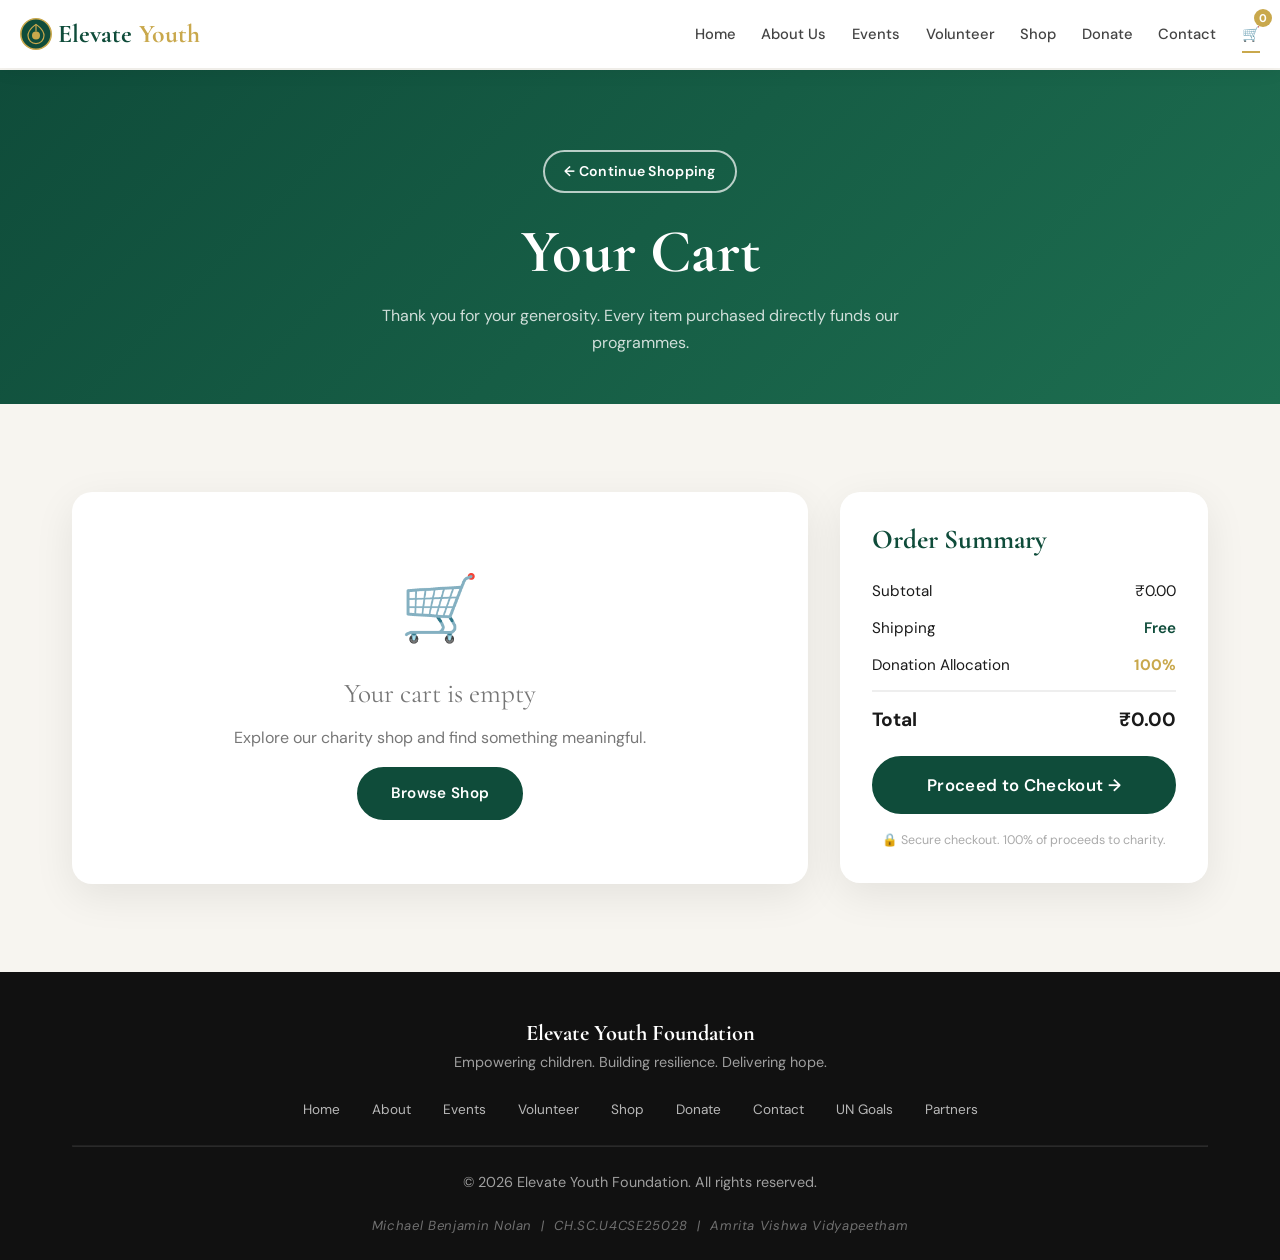
<file: cart.html>
<!DOCTYPE html>
<html lang="en">
<head>
  <meta charset="UTF-8">
  <meta name="viewport" content="width=device-width, initial-scale=1.0">
  <title>Shopping Cart | Elevate Youth Foundation</title>
  <link rel="stylesheet" href="style.css">
</head>
<body>

  <nav class="navbar">
    <div class="nav-container">
      <a href="index.html" class="nav-logo">
        <svg class="logo-svg" viewBox="0 0 40 40" xmlns="http://www.w3.org/2000/svg">
          <circle cx="20" cy="20" r="19" fill="#0F4C3A" stroke="#C9A84C" stroke-width="2"/>
          <path d="M20 8 C20 8 10 14 10 22 C10 28 14.5 32 20 32 C25.5 32 30 28 30 22 C30 14 20 8 20 8Z" fill="none" stroke="#C9A84C" stroke-width="1.5"/>
          <circle cx="20" cy="22" r="5" fill="#C9A84C"/>
          <line x1="20" y1="8" x2="20" y2="17" stroke="#C9A84C" stroke-width="1.5"/>
        </svg>
        Elevate<span>Youth</span>
      </a>
      <button class="hamburger" id="hamburger"><span></span><span></span><span></span></button>
      <div class="nav-links">
        <a href="index.html">Home</a>
        <a href="about.html">About Us</a>
        <a href="events.html">Events</a>
        <a href="volunteer.html">Volunteer</a>
        <a href="shop.html">Shop</a>
        <a href="donate.html">Donate</a>
        <a href="contact.html">Contact</a>
        <a href="cart.html" class="cart-icon active">🛒<span class="cart-count" id="cart-count">0</span></a>
      </div>
    </div>
  </nav>

  <main class="main-content">

    <section class="page-header">
      <div class="container">
        <a href="shop.html" class="btn btn-outline-white btn-home">← Continue Shopping</a>
        <h1>Your Cart</h1>
        <p>Thank you for your generosity. Every item purchased directly funds our programmes.</p>
      </div>
    </section>

    <section class="section">
      <div class="container fade-up">

        <div class="cart-grid" id="cartWrapper">
          <!-- Items panel -->
          <div style="background:white; border-radius:var(--radius-lg); box-shadow:var(--shadow); overflow:hidden;" id="cartItemsPanel">
            <!-- rendered by JS -->
          </div>

          <!-- Summary panel -->
          <div class="cart-summary">
            <h3 style="margin-bottom:1.5rem;">Order Summary</h3>
            <div class="summary-row">
              <span>Subtotal</span>
              <span id="cartSubtotal">₹0.00</span>
            </div>
            <div class="summary-row">
              <span>Shipping</span>
              <span style="color:var(--primary); font-weight:600;">Free</span>
            </div>
            <div class="summary-row">
              <span>Donation Allocation</span>
              <span style="color:var(--accent); font-weight:700;">100%</span>
            </div>
            <div class="summary-row total">
              <span>Total</span>
              <span id="cartTotal">₹0.00</span>
            </div>
            <button onclick="goToCheckout()" class="btn btn-primary" style="width:100%; font-size:1.05rem; padding:1rem; margin-top:0.5rem;">
              Proceed to Checkout →
            </button>
            <p style="font-size:0.78rem; text-align:center; margin-top:1rem; color:#aaa;">🔒 Secure checkout. 100% of proceeds to charity.</p>
          </div>
        </div>

      </div>
    </section>

  </main>

  <footer>
    <div class="container">
      <h3>Elevate Youth Foundation</h3>
      <p>Empowering children. Building resilience. Delivering hope.</p>
      <div class="footer-links">
        <a href="index.html">Home</a><a href="about.html">About</a><a href="events.html">Events</a>
        <a href="volunteer.html">Volunteer</a><a href="shop.html">Shop</a><a href="donate.html">Donate</a>
        <a href="contact.html">Contact</a><a href="un-info.html">UN Goals</a><a href="partners.html">Partners</a>
      </div>
      <hr class="footer-divider">
      <p>&copy; 2026 Elevate Youth Foundation. All rights reserved.</p>
      <p class="footer-credit">Michael Benjamin Nolan &nbsp;|&nbsp; CH.SC.U4CSE25028 &nbsp;|&nbsp; Amrita Vishwa Vidyapeetham</p>
    </div>
  </footer>

  <script src="cart.js"></script>
  <script src="main.js"></script>
  <script>
    function renderCart() {
      const panel = document.getElementById('cartItemsPanel');
      const items = cart.items;

      if (items.length === 0) {
        panel.innerHTML = `
          <div style="padding:4rem; text-align:center;">
            <div style="font-size:4rem; margin-bottom:1rem;">🛒</div>
            <h3 style="color:var(--light); font-weight:400;">Your cart is empty</h3>
            <p style="margin:1rem 0;">Explore our charity shop and find something meaningful.</p>
            <a href="shop.html" class="btn btn-primary">Browse Shop</a>
          </div>`;
      } else {
        panel.innerHTML = `
          <div style="padding:1.5rem; border-bottom:2px solid #f0f0f0;">
            <h3 style="margin:0;">Cart Items (${items.length})</h3>
          </div>
          ${items.map(item => `
            <div class="cart-item">
              <div style="flex:1;">
                <h4 style="font-family:'Cormorant Garamond',serif; margin-bottom:0.2rem;">${item.name}</h4>
                <p style="font-size:0.88rem; color:var(--light); margin:0;">₹${item.price.toLocaleString('en-IN')} each</p>
              </div>
              <div style="display:flex; align-items:center; gap:0.75rem; flex-shrink:0;">
                <button class="qty-btn" onclick="updateQty('${item.id}',-1)">−</button>
                <span style="min-width:30px; text-align:center; font-weight:700;">${item.quantity}</span>
                <button class="qty-btn" onclick="updateQty('${item.id}',1)">+</button>
                <span style="min-width:90px; text-align:right; font-weight:700; font-size:1.05rem;">
                  ₹${(item.price * item.quantity).toLocaleString('en-IN')}
                </span>
                <button onclick="removeItem('${item.id}')" style="background:none; border:none; cursor:pointer; font-size:1.2rem; color:#ccc; transition:color 0.2s;" onmouseover="this.style.color='#e74c3c'" onmouseout="this.style.color='#ccc'">✕</button>
              </div>
            </div>
          `).join('')}`;
      }

      const total = cart.getTotalPrice();
      document.getElementById('cartSubtotal').textContent = `₹${total.toLocaleString('en-IN', {minimumFractionDigits:2})}`;
      document.getElementById('cartTotal').textContent    = `₹${total.toLocaleString('en-IN', {minimumFractionDigits:2})}`;
    }

    window.updateQty = (id, delta) => { cart.updateQuantity(id, delta); renderCart(); };
    window.removeItem = (id) => { cart.remove(id); renderCart(); showToast('Item removed from cart'); };

    document.addEventListener('DOMContentLoaded', renderCart);
  </script>
</body>
</html>
</file>
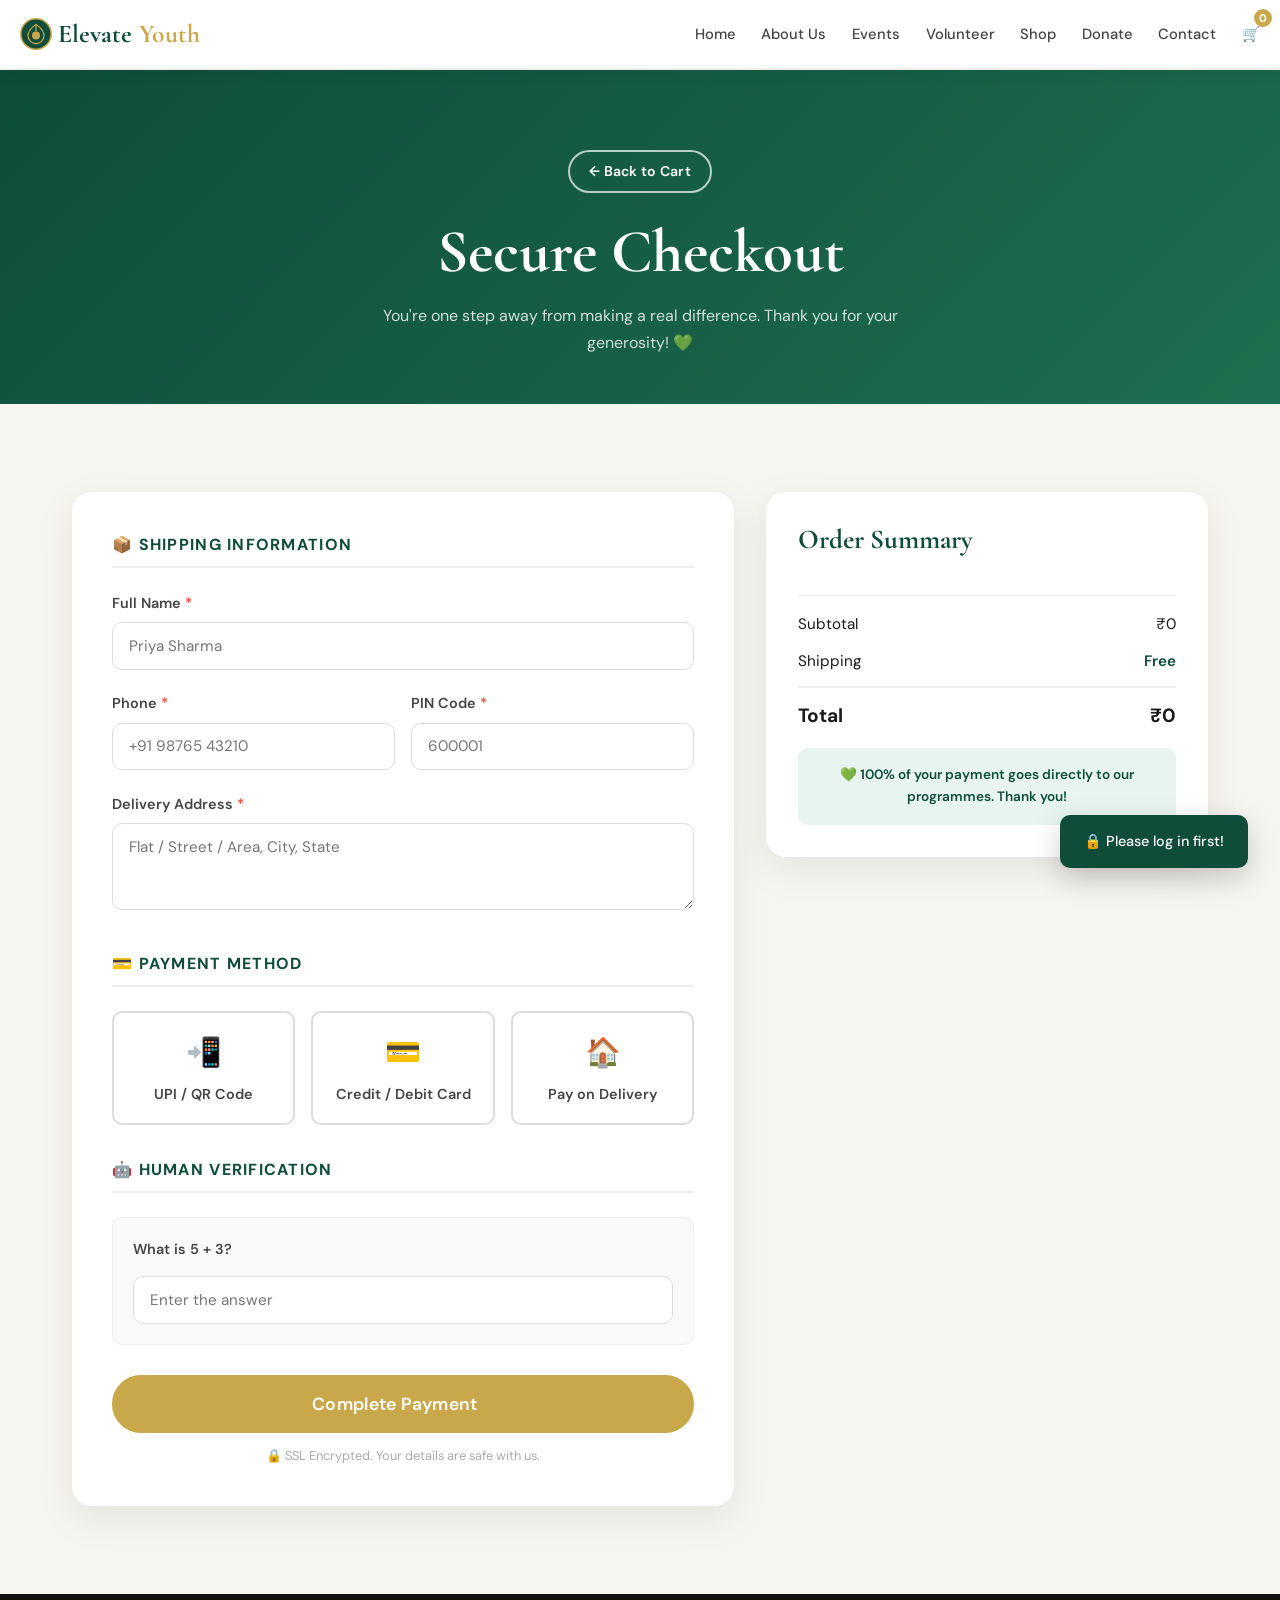
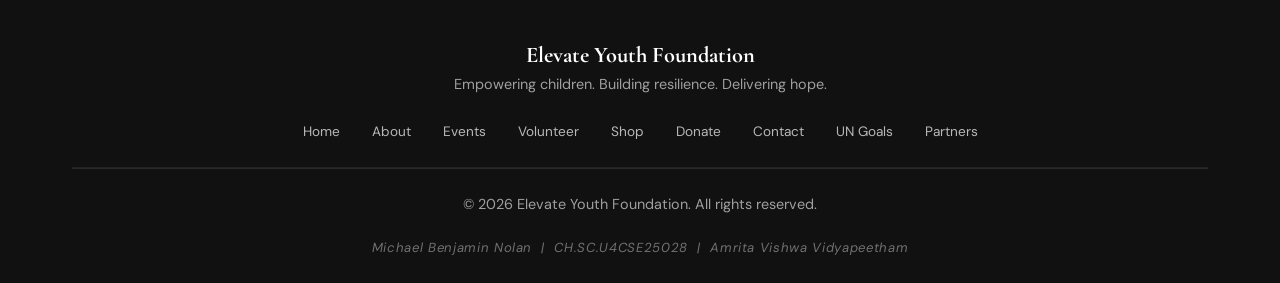
<file: checkout.html>
<!DOCTYPE html>
<html lang="en">
<head>
  <meta charset="UTF-8">
  <meta name="viewport" content="width=device-width, initial-scale=1.0">
  <title>Checkout | Elevate Youth Foundation</title>
  <link rel="stylesheet" href="style.css">
  <style>
    .upi-field { display: none; }
    .upi-field.show { display: block; animation: fadeInDown 0.3s ease; }
    .card-fields { display: none; }
    .card-fields.show { display: block; animation: fadeInDown 0.3s ease; }
    @keyframes fadeInDown {
      from { opacity: 0; transform: translateY(-10px); }
      to   { opacity: 1; transform: translateY(0);     }
    }
    .checkout-grid {
      display: grid;
      grid-template-columns: 3fr 2fr;
      gap: 2rem;
      align-items: start;
    }
    @media (max-width: 768px) {
      .checkout-grid { grid-template-columns: 1fr; }
    }
    .section-heading {
      font-size: 1rem;
      font-weight: 700;
      color: var(--primary);
      text-transform: uppercase;
      letter-spacing: 0.08em;
      border-bottom: 2px solid #eee;
      padding-bottom: 0.5rem;
      margin-bottom: 1.5rem;
    }
  </style>
</head>
<body>

  <nav class="navbar">
    <div class="nav-container">
      <a href="index.html" class="nav-logo">
        <svg class="logo-svg" viewBox="0 0 40 40" xmlns="http://www.w3.org/2000/svg">
          <circle cx="20" cy="20" r="19" fill="#0F4C3A" stroke="#C9A84C" stroke-width="2"/>
          <path d="M20 8 C20 8 10 14 10 22 C10 28 14.5 32 20 32 C25.5 32 30 28 30 22 C30 14 20 8 20 8Z" fill="none" stroke="#C9A84C" stroke-width="1.5"/>
          <circle cx="20" cy="22" r="5" fill="#C9A84C"/>
          <line x1="20" y1="8" x2="20" y2="17" stroke="#C9A84C" stroke-width="1.5"/>
        </svg>
        Elevate<span>Youth</span>
      </a>
      <button class="hamburger" id="hamburger"><span></span><span></span><span></span></button>
      <div class="nav-links">
        <a href="index.html">Home</a>
        <a href="about.html">About Us</a>
        <a href="events.html">Events</a>
        <a href="volunteer.html">Volunteer</a>
        <a href="shop.html">Shop</a>
        <a href="donate.html">Donate</a>
        <a href="contact.html">Contact</a>
        <a href="cart.html" class="cart-icon">🛒<span class="cart-count" id="cart-count">0</span></a>
      </div>
    </div>
  </nav>

  <main class="main-content">

    <section class="page-header">
      <div class="container">
        <a href="cart.html" class="btn btn-outline-white btn-home">← Back to Cart</a>
        <h1>Secure Checkout</h1>
        <p>You're one step away from making a real difference. Thank you for your generosity! 💚</p>
      </div>
    </section>

    <section class="section">
      <div class="container fade-up">
        <div class="checkout-grid">

          <!-- Left: Form -->
          <div style="background:white; padding:2.5rem; border-radius:var(--radius-lg); box-shadow:var(--shadow);">
            <form id="checkoutForm" novalidate>

              <!-- Shipping -->
              <div id="shippingSection">
              <p class="section-heading">📦 Shipping Information</p>
              <div class="form-group">
                <label for="shName">Full Name <span style="color:#e74c3c;">*</span></label>
                <input type="text" id="shName" class="form-control" placeholder="Priya Sharma" required>
                <div class="error-msg" id="errShName">Please enter your full name.</div>
              </div>
              <div style="display:grid; grid-template-columns:1fr 1fr; gap:1rem;">
                <div class="form-group">
                  <label for="shPhone">Phone <span style="color:#e74c3c;">*</span></label>
                  <input type="tel" id="shPhone" class="form-control" placeholder="+91 98765 43210" required>
                  <div class="error-msg" id="errShPhone">Enter a valid phone number.</div>
                </div>
                <div class="form-group">
                  <label for="shPin">PIN Code <span style="color:#e74c3c;">*</span></label>
                  <input type="text" id="shPin" class="form-control" placeholder="600001" required maxlength="6">
                  <div class="error-msg" id="errShPin">Enter a valid 6-digit PIN.</div>
                </div>
              </div>
              <div class="form-group">
                <label for="shAddress">Delivery Address <span style="color:#e74c3c;">*</span></label>
                <textarea id="shAddress" class="form-control" rows="3" placeholder="Flat / Street / Area, City, State" required></textarea>
                <div class="error-msg" id="errShAddress">Please enter your delivery address.</div>
              </div>

              </div><!-- /shippingSection -->

              <!-- Payment Method -->
              <p class="section-heading" style="margin-top:2rem;">💳 Payment Method</p>
              <div class="payment-methods" id="paymentMethods">
                <div class="payment-option" onclick="selectPayment(this,'upi')" data-method="upi">
                  <span class="pay-icon">📲</span>UPI / QR Code
                </div>
                <div class="payment-option" onclick="selectPayment(this,'card')" data-method="card">
                  <span class="pay-icon">💳</span>Credit / Debit Card
                </div>
                <div class="payment-option" onclick="selectPayment(this,'pod')" data-method="pod">
                  <span class="pay-icon">🏠</span>Pay on Delivery
                </div>
              </div>
              <div class="error-msg" id="errPayment" style="margin-bottom:1rem;">Please select a payment method.</div>

              <!-- UPI Fields -->
              <div class="upi-field" id="upiFields">
                <div style="text-align:center; margin-bottom:1.5rem;">
                  <img src="upi_qr_code.png" alt="Scan to Pay via UPI" style="width:150px; height:150px; border-radius:8px; border:2px solid #ddd; padding:0.5rem; background:white; display:block; margin:0 auto;">
                </div>
                <div class="form-group">
                  <label for="upiId">UPI ID <span style="color:#e74c3c;">*</span></label>
                  <input type="text" id="upiId" class="form-control" placeholder="yourname@upi">
                  <div class="error-msg" id="errUpi">Please enter a valid UPI ID (e.g. name@okaxis).</div>
                </div>
                <div style="background:#f0f9f5; padding:1rem; border-radius:var(--radius); text-align:center; margin-bottom:1rem;">
                  <p style="font-size:0.85rem; margin:0; color:var(--primary);">
                    🔒 Scan QR or enter your UPI ID above. You'll receive a payment request on your UPI app.
                  </p>
                </div>
              </div>

              <!-- Card Fields -->
              <div class="card-fields" id="cardFields">
                <div class="form-group">
                  <label for="cCard">Card Number <span style="color:#e74c3c;">*</span></label>
                  <input type="text" id="cCard" class="form-control" placeholder="XXXX XXXX XXXX XXXX" maxlength="19">
                  <div class="error-msg" id="errCard">Please enter a valid 16-digit card number.</div>
                </div>
                <div style="display:grid; grid-template-columns:1fr 1fr; gap:1rem;">
                  <div class="form-group">
                    <label for="cExp">Expiry (MM/YY) <span style="color:#e74c3c;">*</span></label>
                    <input type="text" id="cExp" class="form-control" placeholder="12/28" maxlength="5">
                    <div class="error-msg" id="errExp">Invalid expiry date.</div>
                  </div>
                  <div class="form-group">
                    <label for="cCvv">CVV <span style="color:#e74c3c;">*</span></label>
                    <input type="password" id="cCvv" class="form-control" placeholder="•••" maxlength="4">
                    <div class="error-msg" id="errCvv">Invalid CVV.</div>
                  </div>
                </div>
                <div class="form-group">
                  <label for="cName">Name on Card <span style="color:#e74c3c;">*</span></label>
                  <input type="text" id="cName" class="form-control" placeholder="PRIYA SHARMA">
                  <div class="error-msg" id="errCName">Please enter the name on your card.</div>
                </div>
              </div>

              <!-- Pay on Delivery info -->
              <div id="podInfo" style="display:none; background:#f0f9f5; padding:1rem; border-radius:var(--radius); margin-bottom:1rem; border-left:4px solid var(--primary);">
                <p style="color:var(--primary); font-weight:600; margin:0; font-size:0.9rem;">🏠 Pay on Delivery: Our volunteer will collect payment when your order arrives. Cash / UPI accepted at doorstep.</p>
              </div>

              <!-- Human Verification -->
              <p class="section-heading" style="margin-top:2rem;">🤖 Human Verification</p>
              <div style="background:#f9f9f9; padding:1.25rem; border-radius:var(--radius); border:1.5px solid #eee;" class="form-group">
                <label id="captchaLabel" for="captchaInput">What is 5 + 3?</label>
                <input type="text" id="captchaInput" class="form-control" placeholder="Enter the answer" style="margin-top:0.5rem;" autocomplete="off">
                <div class="error-msg" id="errCaptcha">Incorrect answer. Please try again.</div>
              </div>

              <button type="submit" class="btn btn-accent" style="width:100%; font-size:1.1rem; padding:1rem; margin-top:0.5rem;">
                Complete Payment &nbsp;<span id="checkoutTotalBtn"></span>
              </button>
              <p style="text-align:center; font-size:0.8rem; color:#aaa; margin-top:0.75rem;">🔒 SSL Encrypted. Your details are safe with us.</p>

            </form>
          </div>

          <!-- Right: Order Summary -->
          <div>
            <div class="cart-summary">
              <h3 style="margin-bottom:1.5rem;">Order Summary</h3>
              <div id="checkoutItemList" style="margin-bottom:1rem; border-bottom:1px solid #eee; padding-bottom:1rem;"></div>
              <div class="summary-row"><span>Subtotal</span><span id="coSubtotal">₹0</span></div>
              <div class="summary-row"><span>Shipping</span><span style="color:var(--primary); font-weight:600;">Free</span></div>
              <div class="summary-row total"><span>Total</span><span id="coTotal">₹0</span></div>
              <div style="background:#e8f4f0; border-radius:var(--radius); padding:1rem; margin-top:1rem; text-align:center;">
                <p style="color:var(--primary); font-size:0.85rem; font-weight:600; margin:0;">💚 100% of your payment goes directly to our programmes. Thank you!</p>
              </div>
            </div>
          </div>

        </div>
      </div>
    </section>

  </main>

  <footer>
    <div class="container">
      <h3>Elevate Youth Foundation</h3>
      <p>Empowering children. Building resilience. Delivering hope.</p>
      <div class="footer-links">
        <a href="index.html">Home</a><a href="about.html">About</a><a href="events.html">Events</a>
        <a href="volunteer.html">Volunteer</a><a href="shop.html">Shop</a><a href="donate.html">Donate</a>
        <a href="contact.html">Contact</a><a href="un-info.html">UN Goals</a><a href="partners.html">Partners</a>
      </div>
      <hr class="footer-divider">
      <p>&copy; 2026 Elevate Youth Foundation. All rights reserved.</p>
      <p class="footer-credit">Michael Benjamin Nolan &nbsp;|&nbsp; CH.SC.U4CSE25028 &nbsp;|&nbsp; Amrita Vishwa Vidyapeetham</p>
    </div>
  </footer>

  <script src="cart.js"></script>
  <script src="main.js"></script>
  <script>
    /* ── State ── */
    let selectedPayment = null;
    let captchaAnswer   = 0;

    /* ── Helper: check if cart has any physical merchandise ── */
    function cartHasMerchandise() {
      return cart.items.some(i => !i.id.startsWith('item_donation_'));
    }

    /* ── Init ── */
    document.addEventListener('DOMContentLoaded', () => {
      // Redirect if not logged in
      if (!localStorage.getItem('ey_loggedIn')) {
        showToast('🔒 Please log in first!');
        setTimeout(() => { window.location.href = 'login.html'; }, 1500);
        return;
      }

      // Populate order summary
      const total = cart.getTotalPrice();
      const fmt   = v => '₹' + v.toLocaleString('en-IN', {minimumFractionDigits:2});

      document.getElementById('checkoutTotalBtn').textContent = `(${fmt(total)})`;
      document.getElementById('coSubtotal').textContent = fmt(total);
      document.getElementById('coTotal').textContent    = fmt(total);

      const listEl = document.getElementById('checkoutItemList');
      if (cart.items.length === 0) {
        listEl.innerHTML = '<p style="color:var(--light); font-size:0.9rem;">No items in cart.</p>';
      } else {
        listEl.innerHTML = cart.items.map(i => `
          <div style="display:flex; justify-content:space-between; margin-bottom:0.5rem; font-size:0.9rem;">
            <span>${i.name} &times;${i.quantity}</span>
            <strong>₹${(i.price * i.quantity).toLocaleString('en-IN')}</strong>
          </div>`).join('');
      }

      // Hide "Pay on Delivery" and shipping section for donation-only carts
      const hasMerchandise = cartHasMerchandise();
      const podOption = document.querySelector('.payment-option[data-method="pod"]');
      if (podOption && !hasMerchandise) {
        podOption.style.display = 'none';
      }

      // Hide shipping section for donation-only carts
      const shippingSection = document.getElementById('shippingSection');
      if (shippingSection && !hasMerchandise) {
        shippingSection.style.display = 'none';
      }

      generateCaptcha();
    });

    function generateCaptcha() {
      const a = Math.floor(Math.random() * 12) + 1;
      const b = Math.floor(Math.random() * 12) + 1;
      captchaAnswer = a + b;
      document.getElementById('captchaLabel').textContent = `What is ${a} + ${b}?`;
      document.getElementById('captchaInput').value = '';
    }

    /* ── Payment Selection ── */
    function selectPayment(el, method) {
      document.querySelectorAll('.payment-option').forEach(o => o.classList.remove('selected'));
      el.classList.add('selected');
      selectedPayment = method;
      document.getElementById('errPayment').classList.remove('show');

      // Toggle field sections
      document.getElementById('upiFields').classList.toggle('show', method === 'upi');
      document.getElementById('cardFields').classList.toggle('show', method === 'card');
      document.getElementById('podInfo').style.display = method === 'pod' ? 'block' : 'none';
    }

    /* ── Card Number Formatter ── */
    document.addEventListener('input', function(e) {
      if (e.target.id === 'cCard') {
        let v = e.target.value.replace(/\D/g,'').substring(0,16);
        e.target.value = v.replace(/(.{4})/g,'$1 ').trim();
      }
      if (e.target.id === 'cExp') {
        let v = e.target.value.replace(/\D/g,'').substring(0,4);
        if (v.length > 2) v = v.substring(0,2) + '/' + v.substring(2);
        e.target.value = v;
      }
    });

    /* ── Form Validation & Submit ── */
    document.getElementById('checkoutForm').addEventListener('submit', function(e) {
      e.preventDefault();
      let valid = true;

      const showErr = (id) => {
        document.getElementById(id).classList.add('show');
        valid = false;
      };
      const hideErr = (id) => document.getElementById(id).classList.remove('show');

      // Clear all errors
      document.querySelectorAll('.error-msg').forEach(el => el.classList.remove('show'));
      document.querySelectorAll('.form-control').forEach(el => el.classList.remove('error-field'));

      // Shipping (only validate if shipping section is visible)
      if (document.getElementById('shippingSection').style.display !== 'none') {
        if (!document.getElementById('shName').value.trim())      { document.getElementById('shName').classList.add('error-field'); showErr('errShName'); }
        if (!/^\+?[\d\s\-]{10,}$/.test(document.getElementById('shPhone').value.trim()))  { document.getElementById('shPhone').classList.add('error-field'); showErr('errShPhone'); }
        if (!/^\d{6}$/.test(document.getElementById('shPin').value.trim()))               { document.getElementById('shPin').classList.add('error-field'); showErr('errShPin'); }
        if (document.getElementById('shAddress').value.trim().length < 10)                { document.getElementById('shAddress').classList.add('error-field'); showErr('errShAddress'); }
      }

      // Payment method
      if (!selectedPayment) { showErr('errPayment'); }

      // UPI validation
      if (selectedPayment === 'upi') {
        const upi = document.getElementById('upiId').value.trim();
        if (!/^[\w.\-]+@[\w]+$/.test(upi)) { document.getElementById('upiId').classList.add('error-field'); showErr('errUpi'); }
      }

      // Card validation
      if (selectedPayment === 'card') {
        const cardNum = document.getElementById('cCard').value.replace(/\s/g,'');
        if (cardNum.length !== 16) { document.getElementById('cCard').classList.add('error-field'); showErr('errCard'); }
        if (!/^\d{2}\/\d{2}$/.test(document.getElementById('cExp').value)) { document.getElementById('cExp').classList.add('error-field'); showErr('errExp'); }
        if (document.getElementById('cCvv').value.length < 3) { document.getElementById('cCvv').classList.add('error-field'); showErr('errCvv'); }
        if (!document.getElementById('cName').value.trim()) { document.getElementById('cName').classList.add('error-field'); showErr('errCName'); }
      }

      // Captcha
      const userAns = parseInt(document.getElementById('captchaInput').value.trim());
      if (userAns !== captchaAnswer) {
        document.getElementById('captchaInput').classList.add('error-field');
        showErr('errCaptcha');
        generateCaptcha();
      }

      if (valid) {
        cart.clear();
        window.location.href = 'payment-confirmed.html';
      }
    });
  </script>
</body>
</html>
</file>
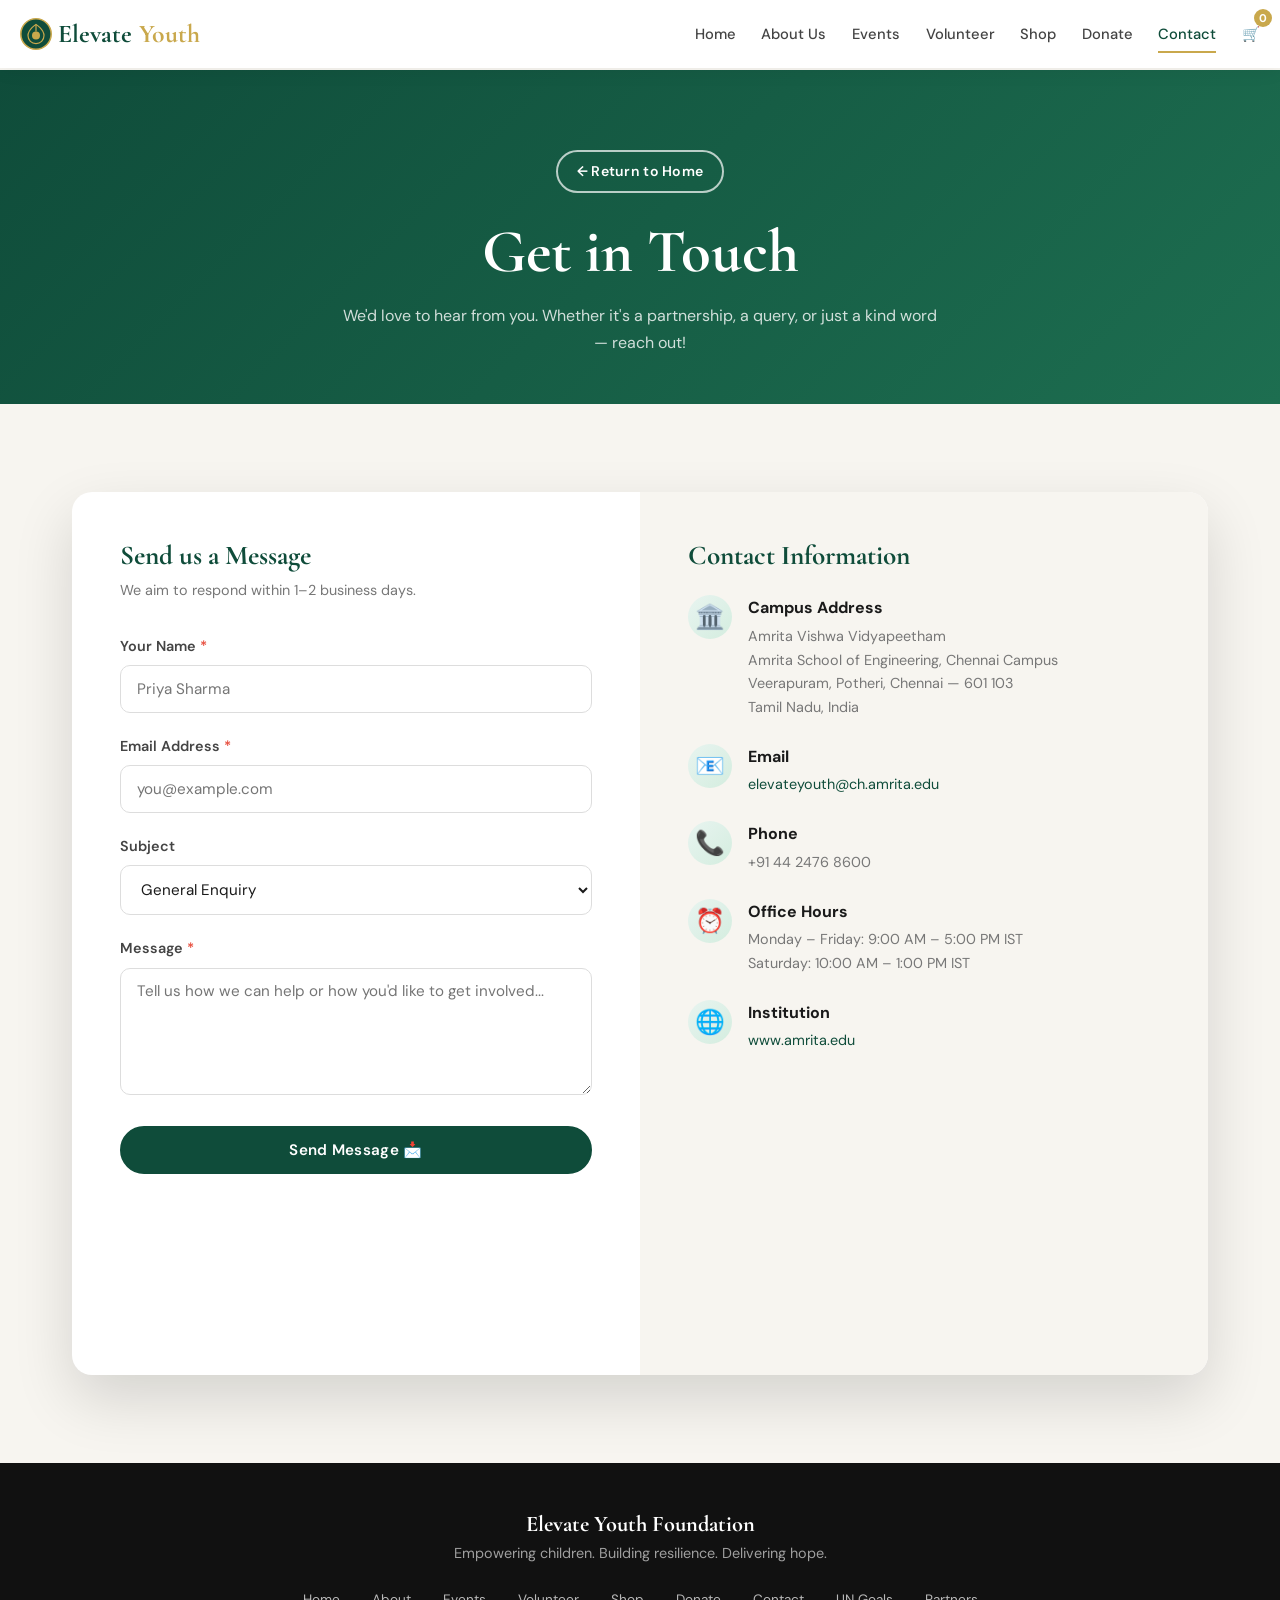
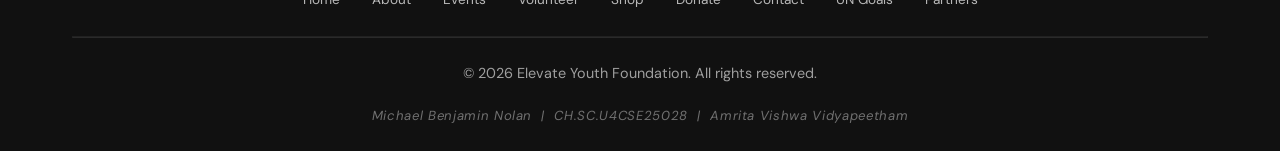
<file: contact.html>
<!DOCTYPE html>
<html lang="en">
<head>
  <meta charset="UTF-8">
  <meta name="viewport" content="width=device-width, initial-scale=1.0">
  <title>Contact Us | Elevate Youth Foundation</title>
  <link rel="stylesheet" href="style.css">
  <style>
    .contact-info-item {
      display: flex;
      align-items: flex-start;
      gap: 1rem;
      margin-bottom: 1.5rem;
    }
    .contact-icon {
      font-size: 1.5rem;
      flex-shrink: 0;
      width: 44px;
      height: 44px;
      background: linear-gradient(135deg, #e8f4f0, #d4eddf);
      border-radius: 50%;
      display: flex;
      align-items: center;
      justify-content: center;
    }
  </style>
</head>
<body>

  <nav class="navbar">
    <div class="nav-container">
      <a href="index.html" class="nav-logo">
        <svg class="logo-svg" viewBox="0 0 40 40" xmlns="http://www.w3.org/2000/svg">
          <circle cx="20" cy="20" r="19" fill="#0F4C3A" stroke="#C9A84C" stroke-width="2"/>
          <path d="M20 8 C20 8 10 14 10 22 C10 28 14.5 32 20 32 C25.5 32 30 28 30 22 C30 14 20 8 20 8Z" fill="none" stroke="#C9A84C" stroke-width="1.5"/>
          <circle cx="20" cy="22" r="5" fill="#C9A84C"/>
          <line x1="20" y1="8" x2="20" y2="17" stroke="#C9A84C" stroke-width="1.5"/>
        </svg>
        Elevate<span>Youth</span>
      </a>
      <button class="hamburger" id="hamburger"><span></span><span></span><span></span></button>
      <div class="nav-links">
        <a href="index.html">Home</a>
        <a href="about.html">About Us</a>
        <a href="events.html">Events</a>
        <a href="volunteer.html">Volunteer</a>
        <a href="shop.html">Shop</a>
        <a href="donate.html">Donate</a>
        <a href="contact.html" class="active">Contact</a>
        <a href="cart.html" class="cart-icon">🛒<span class="cart-count" id="cart-count">0</span></a>
      </div>
    </div>
  </nav>

  <main class="main-content">

    <section class="page-header">
      <div class="container">
        <a href="index.html" class="btn btn-outline-white btn-home">← Return to Home</a>
        <h1>Get in Touch</h1>
        <p>We'd love to hear from you. Whether it's a partnership, a query, or just a kind word — reach out!</p>
      </div>
    </section>

    <section class="section">
      <div class="container">
        <div class="grid grid-2" style="background:white; border-radius:var(--radius-lg); box-shadow:var(--shadow-lg); overflow:hidden; gap:0;" class="fade-up">

          <!-- Contact Form -->
          <div style="padding:3rem;">
            <h3 style="margin-bottom:0.5rem;">Send us a Message</h3>
            <p style="font-size:0.9rem; margin-bottom:2rem;">We aim to respond within 1–2 business days.</p>
            <form id="contactForm" novalidate onsubmit="handleContact(event)">
              <div class="form-group">
                <label for="cName">Your Name <span style="color:#e74c3c;">*</span></label>
                <input type="text" id="cName" class="form-control" placeholder="Priya Sharma" required>
                <div class="error-msg" id="errCName">Please enter your name.</div>
              </div>
              <div class="form-group">
                <label for="cEmail">Email Address <span style="color:#e74c3c;">*</span></label>
                <input type="email" id="cEmail" class="form-control" placeholder="you@example.com" required>
                <div class="error-msg" id="errCEmail">Please enter a valid email address.</div>
              </div>
              <div class="form-group">
                <label for="cSubject">Subject</label>
                <select id="cSubject" class="form-control">
                  <option>General Enquiry</option>
                  <option>Partnership / Sponsorship</option>
                  <option>Volunteer Enquiry</option>
                  <option>Media / Press</option>
                  <option>Donation Enquiry</option>
                  <option>Other</option>
                </select>
              </div>
              <div class="form-group">
                <label for="cMessage">Message <span style="color:#e74c3c;">*</span></label>
                <textarea id="cMessage" class="form-control" rows="5" placeholder="Tell us how we can help or how you'd like to get involved..." required></textarea>
                <div class="error-msg" id="errCMessage">Please enter a message (min. 10 characters).</div>
              </div>
              <button type="submit" class="btn btn-primary" style="width:100%;">Send Message 📩</button>
              <div id="contactSuccess" style="display:none; margin-top:1rem; background:#e8f4f0; color:var(--primary); padding:1rem; border-radius:var(--radius); font-weight:600; text-align:center;">
                ✅ Message sent! We'll be in touch soon. Thank you!
              </div>
            </form>
          </div>

          <!-- Contact Info + Map -->
          <div style="background:#f7f5f0; display:flex; flex-direction:column;">
            <div style="padding:3rem; flex:1;">
              <h3 style="margin-bottom:1.5rem;">Contact Information</h3>

              <div class="contact-info-item">
                <div class="contact-icon">🏛️</div>
                <div>
                  <strong>Campus Address</strong>
                  <p style="margin:0.2rem 0 0; font-size:0.9rem;">
                    Amrita Vishwa Vidyapeetham<br>
                    Amrita School of Engineering, Chennai Campus<br>
                    Veerapuram, Potheri, Chennai — 601 103<br>
                    Tamil Nadu, India
                  </p>
                </div>
              </div>

              <div class="contact-info-item">
                <div class="contact-icon">📧</div>
                <div>
                  <strong>Email</strong>
                  <p style="margin:0.2rem 0 0; font-size:0.9rem;">
                    <a href="mailto:elevateyouth@ch.amrita.edu" style="color:var(--primary);">elevateyouth@ch.amrita.edu</a>
                  </p>
                </div>
              </div>

              <div class="contact-info-item">
                <div class="contact-icon">📞</div>
                <div>
                  <strong>Phone</strong>
                  <p style="margin:0.2rem 0 0; font-size:0.9rem;">+91 44 2476 8600</p>
                </div>
              </div>

              <div class="contact-info-item">
                <div class="contact-icon">⏰</div>
                <div>
                  <strong>Office Hours</strong>
                  <p style="margin:0.2rem 0 0; font-size:0.9rem;">Monday – Friday: 9:00 AM – 5:00 PM IST<br>Saturday: 10:00 AM – 1:00 PM IST</p>
                </div>
              </div>

              <div class="contact-info-item">
                <div class="contact-icon">🌐</div>
                <div>
                  <strong>Institution</strong>
                  <p style="margin:0.2rem 0 0; font-size:0.9rem;">
                    <a href="https://www.amrita.edu" target="_blank" style="color:var(--primary);">www.amrita.edu</a>
                  </p>
                </div>
              </div>
            </div>

            <!-- Google Maps embed — Amrita Chennai Campus -->
            <div style="height:250px; width:100%; overflow:hidden;">
              <iframe
                src="https://www.google.com/maps/embed?pb=!1m18!1m12!1m3!1d3890.0093657695!2d80.00853731466942!3d12.823447590954963!2m3!1f0!2f0!3f0!3m2!1i1024!2i768!4f13.1!3m3!1m2!1s0x3a52f5d5c5c5c5c5%3A0x1234567890abcdef!2sAmrita%20School%20of%20Engineering%2C%20Chennai!5e0!3m2!1sen!2sin!4v1680000000000!5m2!1sen!2sin"
                width="100%" height="250"
                style="border:0; display:block;"
                allowfullscreen="" loading="lazy"
                referrerpolicy="no-referrer-when-downgrade">
              </iframe>
            </div>
          </div>

        </div>
      </div>
    </section>

  </main>

  <footer>
    <div class="container">
      <h3>Elevate Youth Foundation</h3>
      <p>Empowering children. Building resilience. Delivering hope.</p>
      <div class="footer-links">
        <a href="index.html">Home</a><a href="about.html">About</a><a href="events.html">Events</a>
        <a href="volunteer.html">Volunteer</a><a href="shop.html">Shop</a><a href="donate.html">Donate</a>
        <a href="contact.html">Contact</a><a href="un-info.html">UN Goals</a><a href="partners.html">Partners</a>
      </div>
      <hr class="footer-divider">
      <p>&copy; 2026 Elevate Youth Foundation. All rights reserved.</p>
      <p class="footer-credit">Michael Benjamin Nolan &nbsp;|&nbsp; CH.SC.U4CSE25028 &nbsp;|&nbsp; Amrita Vishwa Vidyapeetham</p>
    </div>
  </footer>

  <script src="cart.js"></script>
  <script src="main.js"></script>
  <script>
    function handleContact(e) {
      e.preventDefault();
      let valid = true;
      document.querySelectorAll('.error-msg').forEach(el => el.classList.remove('show'));
      document.querySelectorAll('.form-control').forEach(el => el.classList.remove('error-field'));

      const name = document.getElementById('cName').value.trim();
      const email = document.getElementById('cEmail').value.trim();
      const msg = document.getElementById('cMessage').value.trim();

      if (name.length < 2) { document.getElementById('cName').classList.add('error-field'); document.getElementById('errCName').classList.add('show'); valid = false; }
      if (!/^[^\s@]+@[^\s@]+\.[^\s@]+$/.test(email)) { document.getElementById('cEmail').classList.add('error-field'); document.getElementById('errCEmail').classList.add('show'); valid = false; }
      if (msg.length < 10) { document.getElementById('cMessage').classList.add('error-field'); document.getElementById('errCMessage').classList.add('show'); valid = false; }

      if (valid) {
        document.getElementById('contactSuccess').style.display = 'block';
        document.getElementById('contactForm').reset();
        setTimeout(() => { document.getElementById('contactSuccess').style.display = 'none'; }, 5000);
      }
    }
  </script>
</body>
</html>
</file>
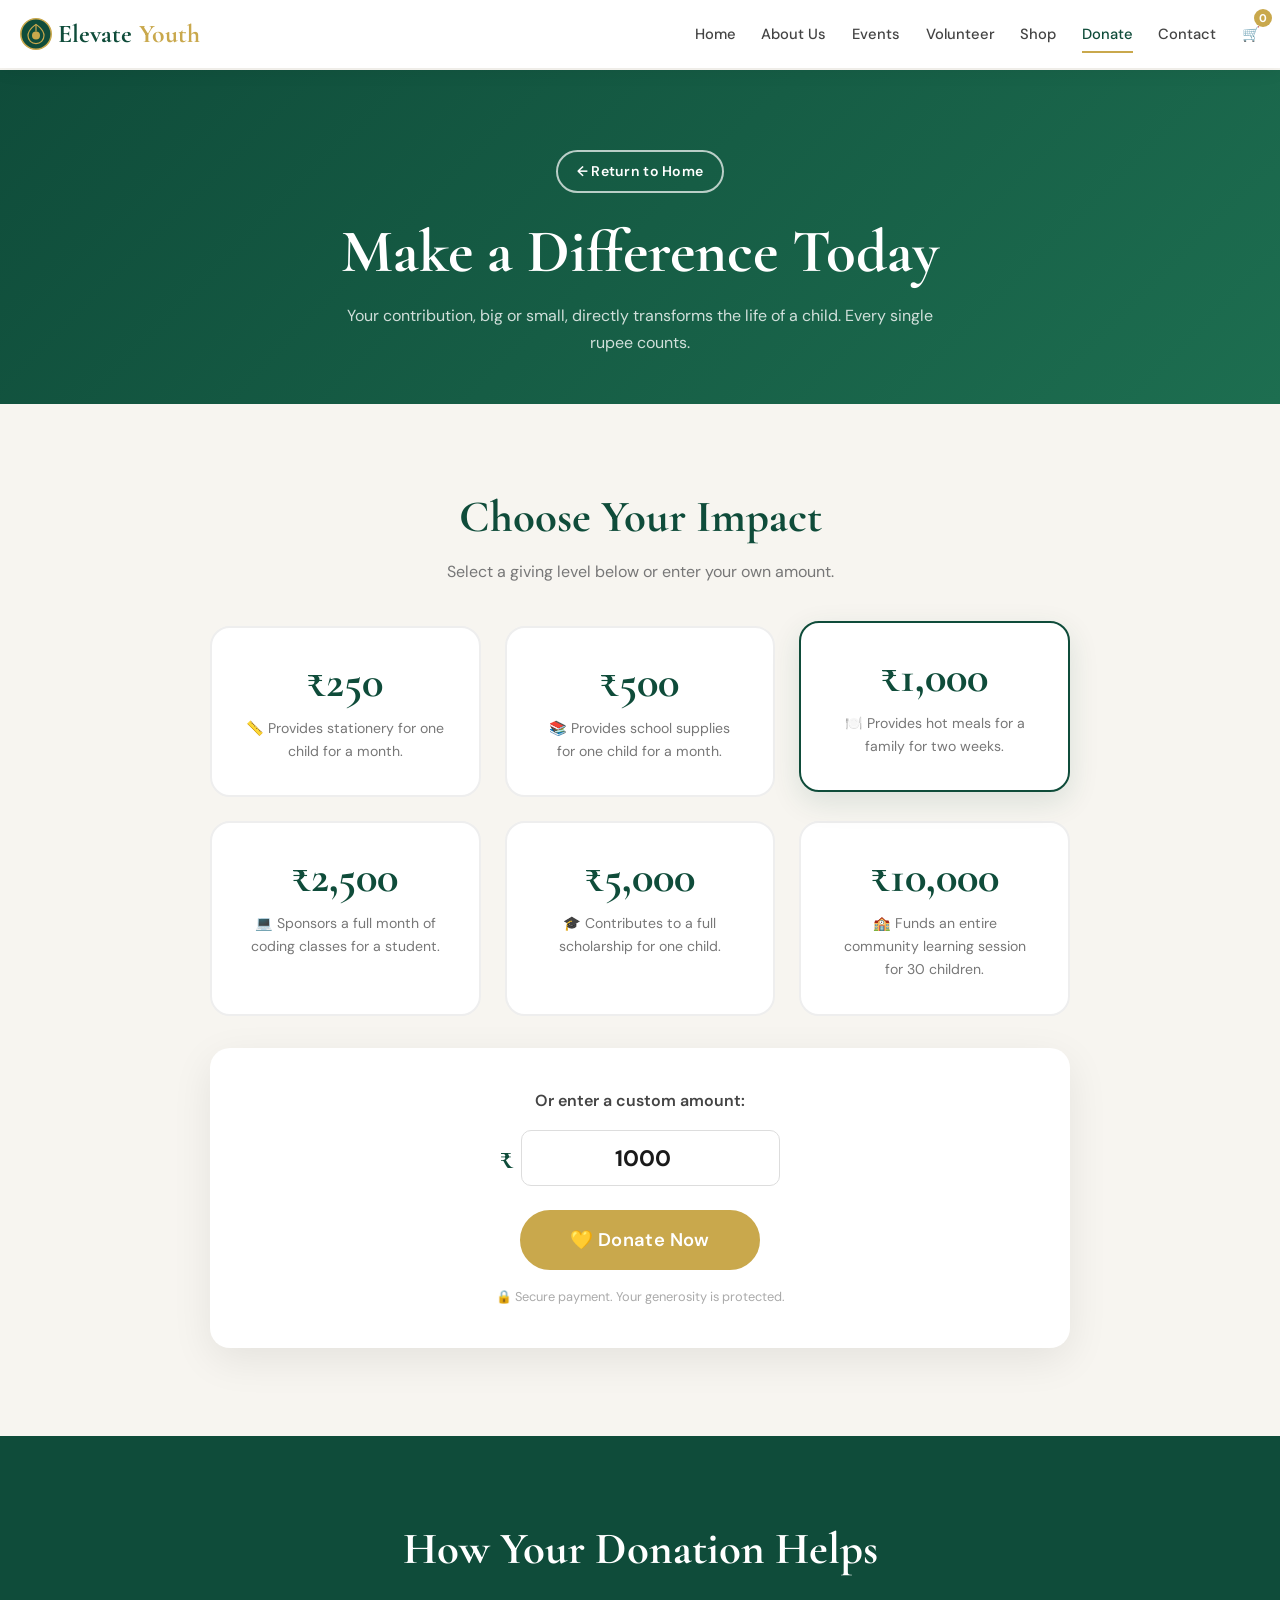
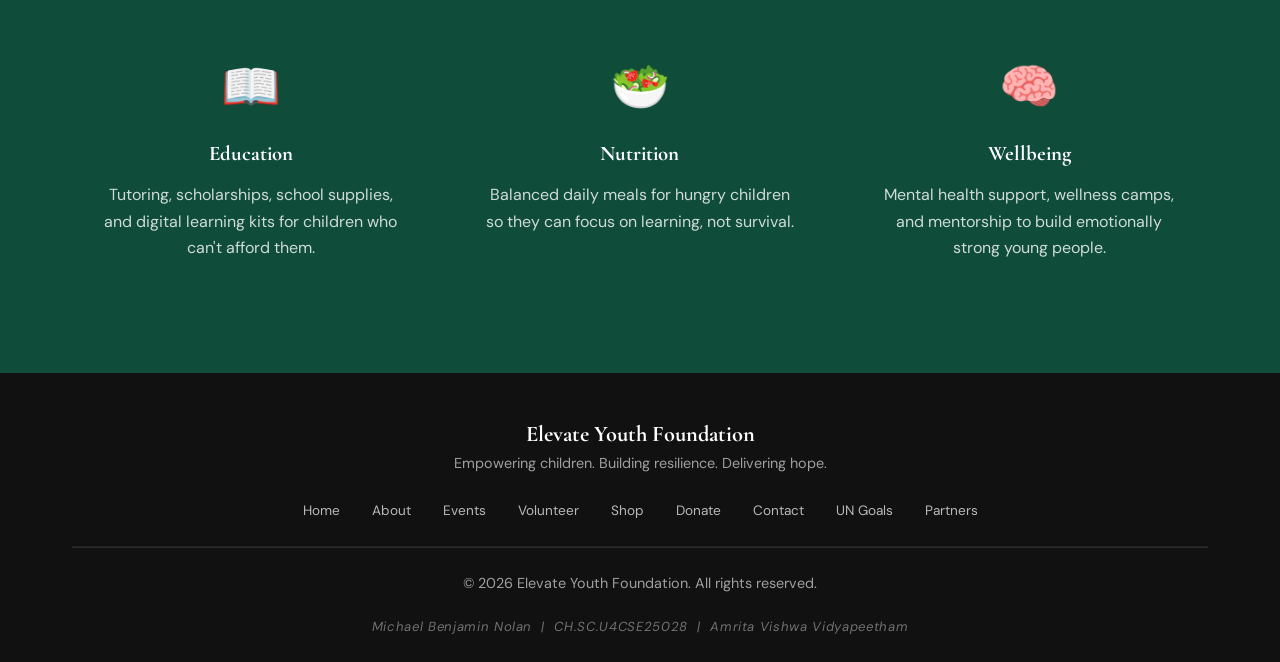
<file: donate.html>
<!DOCTYPE html>
<html lang="en">
<head>
  <meta charset="UTF-8">
  <meta name="viewport" content="width=device-width, initial-scale=1.0">
  <title>Donate | Elevate Youth Foundation</title>
  <link rel="stylesheet" href="style.css">
</head>
<body>

  <nav class="navbar">
    <div class="nav-container">
      <a href="index.html" class="nav-logo">
        <svg class="logo-svg" viewBox="0 0 40 40" xmlns="http://www.w3.org/2000/svg">
          <circle cx="20" cy="20" r="19" fill="#0F4C3A" stroke="#C9A84C" stroke-width="2"/>
          <path d="M20 8 C20 8 10 14 10 22 C10 28 14.5 32 20 32 C25.5 32 30 28 30 22 C30 14 20 8 20 8Z" fill="none" stroke="#C9A84C" stroke-width="1.5"/>
          <circle cx="20" cy="22" r="5" fill="#C9A84C"/>
          <line x1="20" y1="8" x2="20" y2="17" stroke="#C9A84C" stroke-width="1.5"/>
        </svg>
        Elevate<span>Youth</span>
      </a>
      <button class="hamburger" id="hamburger"><span></span><span></span><span></span></button>
      <div class="nav-links">
        <a href="index.html">Home</a>
        <a href="about.html">About Us</a>
        <a href="events.html">Events</a>
        <a href="volunteer.html">Volunteer</a>
        <a href="shop.html">Shop</a>
        <a href="donate.html" class="active">Donate</a>
        <a href="contact.html">Contact</a>
        <a href="cart.html" class="cart-icon">🛒<span class="cart-count" id="cart-count">0</span></a>
      </div>
    </div>
  </nav>

  <main class="main-content">

    <section class="page-header">
      <div class="container">
        <a href="index.html" class="btn btn-outline-white btn-home">← Return to Home</a>
        <h1>Make a Difference Today</h1>
        <p>Your contribution, big or small, directly transforms the life of a child. Every single rupee counts.</p>
      </div>
    </section>

    <section class="section">
      <div class="container">
        <div style="max-width:860px; margin:0 auto;">

          <h2 class="fade-up">Choose Your Impact</h2>
          <p class="fade-up text-center" style="margin-bottom:2.5rem;">Select a giving level below or enter your own amount.</p>

          <div class="donation-grid fade-up">
            <div class="donation-card" onclick="selectAmount(this, 250)">
              <div class="donation-amount">₹250</div>
              <div class="donation-impact">📏 Provides stationery for one child for a month.</div>
            </div>
            <div class="donation-card" onclick="selectAmount(this, 500)">
              <div class="donation-amount">₹500</div>
              <div class="donation-impact">📚 Provides school supplies for one child for a month.</div>
            </div>
            <div class="donation-card active" onclick="selectAmount(this, 1000)">
              <div class="donation-amount">₹1,000</div>
              <div class="donation-impact">🍽️ Provides hot meals for a family for two weeks.</div>
            </div>
            <div class="donation-card" onclick="selectAmount(this, 2500)">
              <div class="donation-amount">₹2,500</div>
              <div class="donation-impact">💻 Sponsors a full month of coding classes for a student.</div>
            </div>
            <div class="donation-card" onclick="selectAmount(this, 5000)">
              <div class="donation-amount">₹5,000</div>
              <div class="donation-impact">🎓 Contributes to a full scholarship for one child.</div>
            </div>
            <div class="donation-card" onclick="selectAmount(this, 10000)">
              <div class="donation-amount">₹10,000</div>
              <div class="donation-impact">🏫 Funds an entire community learning session for 30 children.</div>
            </div>
          </div>

          <div style="background:white; padding:2.5rem; border-radius:var(--radius-lg); box-shadow:var(--shadow); text-align:center;" class="fade-up">
            <p style="font-weight:600; color:var(--mid); margin-bottom:1rem;">Or enter a custom amount:</p>
            <div style="display:flex; align-items:center; justify-content:center; gap:0.5rem; max-width:280px; margin:0 auto 1.5rem;">
              <span style="font-family:'Cormorant Garamond',serif; font-size:2rem; font-weight:700; color:var(--primary);">₹</span>
              <input type="number" id="customAmount" class="form-control" value="1000" min="1" style="font-size:1.4rem; font-weight:700; text-align:center;" oninput="clearSelection()">
            </div>
            <button onclick="proceedDonate()" class="btn btn-accent btn-wide" style="font-size:1.15rem; padding:1rem 3rem;">
              💛 Donate Now
            </button>
            <p style="font-size:0.8rem; margin-top:1rem; color:#aaa;">🔒 Secure payment. Your generosity is protected.</p>
          </div>

        </div>
      </div>
    </section>

    <!-- Transparency Section -->
    <section class="section section-dark">
      <div class="container">
        <h2 class="slide-left">How Your Donation Helps</h2>
        <div class="grid grid-3 mt-3">
          <div class="fade-up" style="text-align:center; padding:1.5rem;">
            <div style="font-size:3rem; margin-bottom:1rem;">📖</div>
            <h3 style="color:white; font-size:1.3rem;">Education</h3>
            <p>Tutoring, scholarships, school supplies, and digital learning kits for children who can't afford them.</p>
          </div>
          <div class="fade-up delay-1" style="text-align:center; padding:1.5rem;">
            <div style="font-size:3rem; margin-bottom:1rem;">🥗</div>
            <h3 style="color:white; font-size:1.3rem;">Nutrition</h3>
            <p>Balanced daily meals for hungry children so they can focus on learning, not survival.</p>
          </div>
          <div class="fade-up delay-2" style="text-align:center; padding:1.5rem;">
            <div style="font-size:3rem; margin-bottom:1rem;">🧠</div>
            <h3 style="color:white; font-size:1.3rem;">Wellbeing</h3>
            <p>Mental health support, wellness camps, and mentorship to build emotionally strong young people.</p>
          </div>
        </div>
      </div>
    </section>

  </main>

  <footer>
    <div class="container">
      <h3>Elevate Youth Foundation</h3>
      <p>Empowering children. Building resilience. Delivering hope.</p>
      <div class="footer-links">
        <a href="index.html">Home</a><a href="about.html">About</a><a href="events.html">Events</a>
        <a href="volunteer.html">Volunteer</a><a href="shop.html">Shop</a><a href="donate.html">Donate</a>
        <a href="contact.html">Contact</a><a href="un-info.html">UN Goals</a><a href="partners.html">Partners</a>
      </div>
      <hr class="footer-divider">
      <p>&copy; 2026 Elevate Youth Foundation. All rights reserved.</p>
      <p class="footer-credit">Michael Benjamin Nolan &nbsp;|&nbsp; CH.SC.U4CSE25028 &nbsp;|&nbsp; Amrita Vishwa Vidyapeetham</p>
    </div>
  </footer>

  <script src="cart.js"></script>
  <script src="main.js"></script>
  <script>
    function selectAmount(el, amount) {
      document.querySelectorAll('.donation-card').forEach(c => c.classList.remove('active'));
      el.classList.add('active');
      document.getElementById('customAmount').value = amount;
    }
    function clearSelection() {
      document.querySelectorAll('.donation-card').forEach(c => c.classList.remove('active'));
    }
    function proceedDonate() {
      const amount = parseFloat(document.getElementById('customAmount').value);
      if (!amount || amount <= 0) { showToast('⚠️ Please enter a valid donation amount.'); return; }
      // Add donation to cart
      if (!localStorage.getItem('ey_loggedIn')) {
        showToast('🔒 Please log in to donate!');
        setTimeout(() => { window.location.href = 'login.html'; }, 1200);
        return;
      }
      cart.add('item_donation_' + Date.now(), `One-time Donation (₹${amount.toLocaleString('en-IN')})`, amount);
      showToast('💛 Donation added! Proceeding to checkout...');
      setTimeout(() => { window.location.href = 'checkout.html'; }, 1200);
    }
  </script>
</body>
</html>
</file>
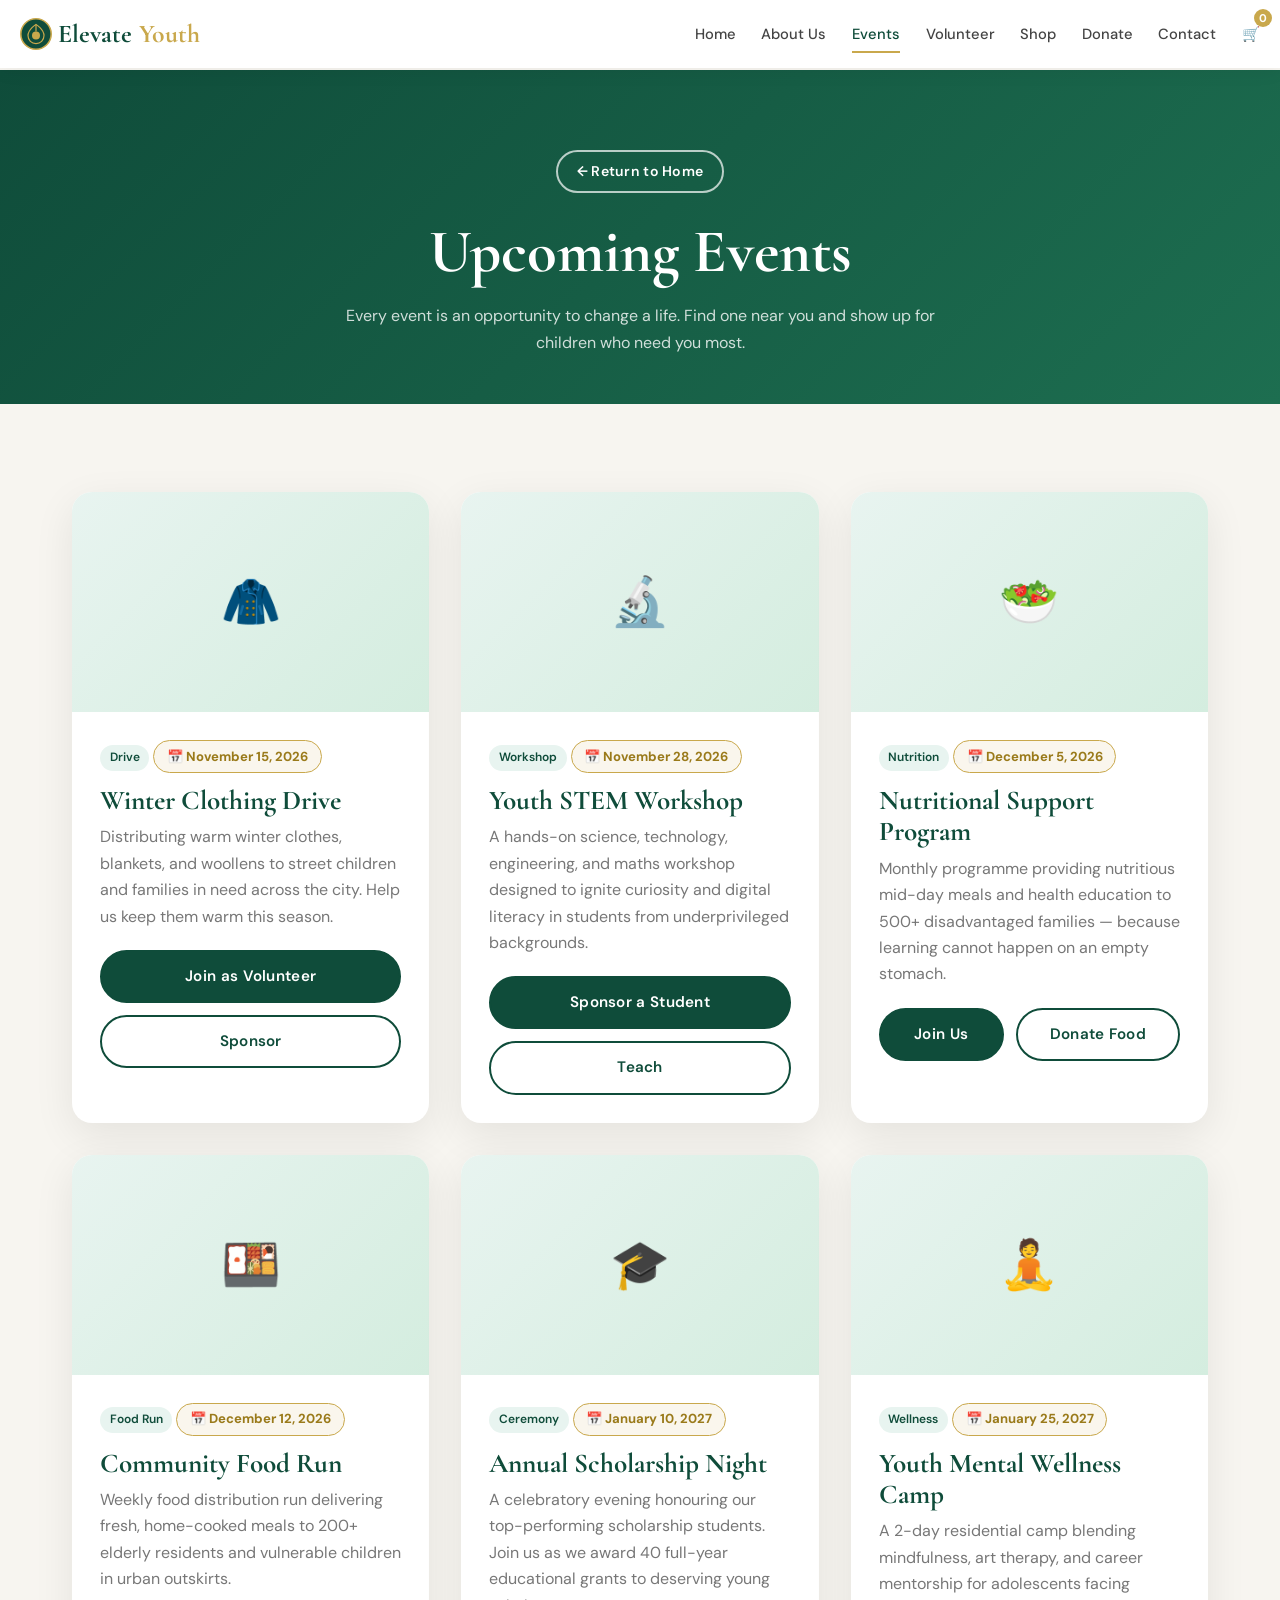
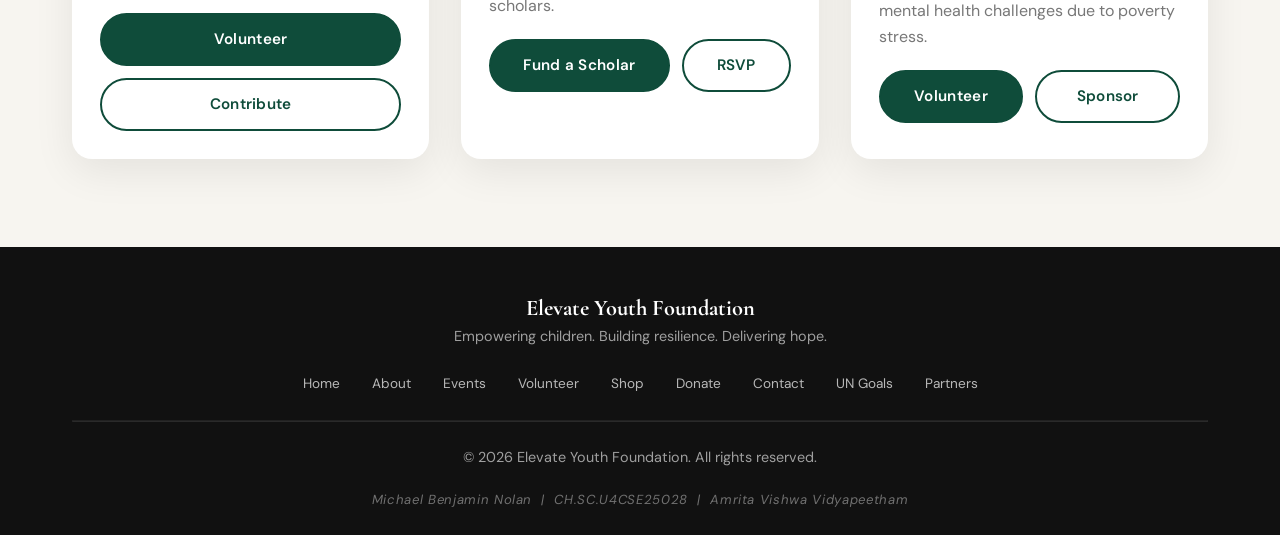
<file: events.html>
<!DOCTYPE html>
<html lang="en">
<head>
  <meta charset="UTF-8">
  <meta name="viewport" content="width=device-width, initial-scale=1.0">
  <title>Events | Elevate Youth Foundation</title>
  <link rel="stylesheet" href="style.css">
  <style>
    .event-date-badge {
      display: inline-flex;
      align-items: center;
      gap: 0.4rem;
      background: rgba(201,168,76,0.1);
      color: #9a7a1a;
      border: 1px solid #C9A84C;
      padding: 0.3rem 0.8rem;
      border-radius: 50px;
      font-size: 0.82rem;
      font-weight: 700;
      margin-bottom: 0.75rem;
    }
    .event-tag {
      display: inline-block;
      background: #e8f4f0;
      color: var(--primary);
      padding: 0.2rem 0.6rem;
      border-radius: 20px;
      font-size: 0.75rem;
      font-weight: 600;
      margin-bottom: 0.5rem;
    }
  </style>
</head>
<body>

  <nav class="navbar">
    <div class="nav-container">
      <a href="index.html" class="nav-logo">
        <svg class="logo-svg" viewBox="0 0 40 40" xmlns="http://www.w3.org/2000/svg">
          <circle cx="20" cy="20" r="19" fill="#0F4C3A" stroke="#C9A84C" stroke-width="2"/>
          <path d="M20 8 C20 8 10 14 10 22 C10 28 14.5 32 20 32 C25.5 32 30 28 30 22 C30 14 20 8 20 8Z" fill="none" stroke="#C9A84C" stroke-width="1.5"/>
          <circle cx="20" cy="22" r="5" fill="#C9A84C"/>
          <line x1="20" y1="8" x2="20" y2="17" stroke="#C9A84C" stroke-width="1.5"/>
        </svg>
        Elevate<span>Youth</span>
      </a>
      <button class="hamburger" id="hamburger"><span></span><span></span><span></span></button>
      <div class="nav-links">
        <a href="index.html">Home</a>
        <a href="about.html">About Us</a>
        <a href="events.html" class="active">Events</a>
        <a href="volunteer.html">Volunteer</a>
        <a href="shop.html">Shop</a>
        <a href="donate.html">Donate</a>
        <a href="contact.html">Contact</a>
        <a href="cart.html" class="cart-icon">🛒<span class="cart-count" id="cart-count">0</span></a>
      </div>
    </div>
  </nav>

  <main class="main-content">

    <section class="page-header">
      <div class="container">
        <a href="index.html" class="btn btn-outline-white btn-home">← Return to Home</a>
        <h1>Upcoming Events</h1>
        <p>Every event is an opportunity to change a life. Find one near you and show up for children who need you most.</p>
      </div>
    </section>

    <section class="section">
      <div class="container">
        <div class="grid grid-3">

          <!-- Event 1: Winter Clothing Drive -->
          <div class="card slide-left">
            <div class="card-img-placeholder">🧥</div>
            <div class="card-content">
              <span class="event-tag">Drive</span>
              <div class="event-date-badge">📅 November 15, 2026</div>
              <h3>Winter Clothing Drive</h3>
              <p>Distributing warm winter clothes, blankets, and woollens to street children and families in need across the city. Help us keep them warm this season.</p>
              <div style="display:flex; gap:0.75rem; flex-wrap:wrap; margin-top:1rem;">
                <a href="volunteer.html" class="btn btn-primary" style="flex:1;">Join as Volunteer</a>
                <a href="donate.html" class="btn btn-outline" style="flex:1;">Sponsor</a>
              </div>
            </div>
          </div>

          <!-- Event 2: STEM Workshop -->
          <div class="card fade-up delay-1">
            <div class="card-img-placeholder">🔬</div>
            <div class="card-content">
              <span class="event-tag">Workshop</span>
              <div class="event-date-badge">📅 November 28, 2026</div>
              <h3>Youth STEM Workshop</h3>
              <p>A hands-on science, technology, engineering, and maths workshop designed to ignite curiosity and digital literacy in students from underprivileged backgrounds.</p>
              <div style="display:flex; gap:0.75rem; flex-wrap:wrap; margin-top:1rem;">
                <a href="donate.html" class="btn btn-primary" style="flex:1;">Sponsor a Student</a>
                <a href="volunteer.html" class="btn btn-outline" style="flex:1;">Teach</a>
              </div>
            </div>
          </div>

          <!-- Event 3: Nutritional Support Program -->
          <div class="card slide-right delay-2">
            <div class="card-img-placeholder">🥗</div>
            <div class="card-content">
              <span class="event-tag">Nutrition</span>
              <div class="event-date-badge">📅 December 5, 2026</div>
              <h3>Nutritional Support Program</h3>
              <p>Monthly programme providing nutritious mid-day meals and health education to 500+ disadvantaged families — because learning cannot happen on an empty stomach.</p>
              <div style="display:flex; gap:0.75rem; flex-wrap:wrap; margin-top:1rem;">
                <a href="volunteer.html" class="btn btn-primary" style="flex:1;">Join Us</a>
                <a href="donate.html" class="btn btn-outline" style="flex:1;">Donate Food</a>
              </div>
            </div>
          </div>

          <!-- Event 4: Community Food Run -->
          <div class="card slide-left">
            <div class="card-img-placeholder">🍱</div>
            <div class="card-content">
              <span class="event-tag">Food Run</span>
              <div class="event-date-badge">📅 December 12, 2026</div>
              <h3>Community Food Run</h3>
              <p>Weekly food distribution run delivering fresh, home-cooked meals to 200+ elderly residents and vulnerable children in urban outskirts.</p>
              <div style="display:flex; gap:0.75rem; flex-wrap:wrap; margin-top:1rem;">
                <a href="volunteer.html" class="btn btn-primary" style="flex:1;">Volunteer</a>
                <a href="donate.html" class="btn btn-outline" style="flex:1;">Contribute</a>
              </div>
            </div>
          </div>

          <!-- Event 5: Scholarship Award Night -->
          <div class="card fade-up delay-1">
            <div class="card-img-placeholder">🎓</div>
            <div class="card-content">
              <span class="event-tag">Ceremony</span>
              <div class="event-date-badge">📅 January 10, 2027</div>
              <h3>Annual Scholarship Night</h3>
              <p>A celebratory evening honouring our top-performing scholarship students. Join us as we award 40 full-year educational grants to deserving young scholars.</p>
              <div style="display:flex; gap:0.75rem; flex-wrap:wrap; margin-top:1rem;">
                <a href="donate.html" class="btn btn-primary" style="flex:1;">Fund a Scholar</a>
                <a href="contact.html" class="btn btn-outline" style="flex:1;">RSVP</a>
              </div>
            </div>
          </div>

          <!-- Event 6: Mental Wellness Camp -->
          <div class="card slide-right delay-2">
            <div class="card-img-placeholder">🧘</div>
            <div class="card-content">
              <span class="event-tag">Wellness</span>
              <div class="event-date-badge">📅 January 25, 2027</div>
              <h3>Youth Mental Wellness Camp</h3>
              <p>A 2-day residential camp blending mindfulness, art therapy, and career mentorship for adolescents facing mental health challenges due to poverty stress.</p>
              <div style="display:flex; gap:0.75rem; flex-wrap:wrap; margin-top:1rem;">
                <a href="volunteer.html" class="btn btn-primary" style="flex:1;">Volunteer</a>
                <a href="donate.html" class="btn btn-outline" style="flex:1;">Sponsor</a>
              </div>
            </div>
          </div>

        </div>
      </div>
    </section>

  </main>

  <footer>
    <div class="container">
      <h3>Elevate Youth Foundation</h3>
      <p>Empowering children. Building resilience. Delivering hope.</p>
      <div class="footer-links">
        <a href="index.html">Home</a><a href="about.html">About</a><a href="events.html">Events</a>
        <a href="volunteer.html">Volunteer</a><a href="shop.html">Shop</a><a href="donate.html">Donate</a>
        <a href="contact.html">Contact</a><a href="un-info.html">UN Goals</a><a href="partners.html">Partners</a>
      </div>
      <hr class="footer-divider">
      <p>&copy; 2026 Elevate Youth Foundation. All rights reserved.</p>
      <p class="footer-credit">Michael Benjamin Nolan &nbsp;|&nbsp; CH.SC.U4CSE25028 &nbsp;|&nbsp; Amrita Vishwa Vidyapeetham</p>
    </div>
  </footer>

  <script src="cart.js"></script>
  <script src="main.js"></script>
</body>
</html>
</file>
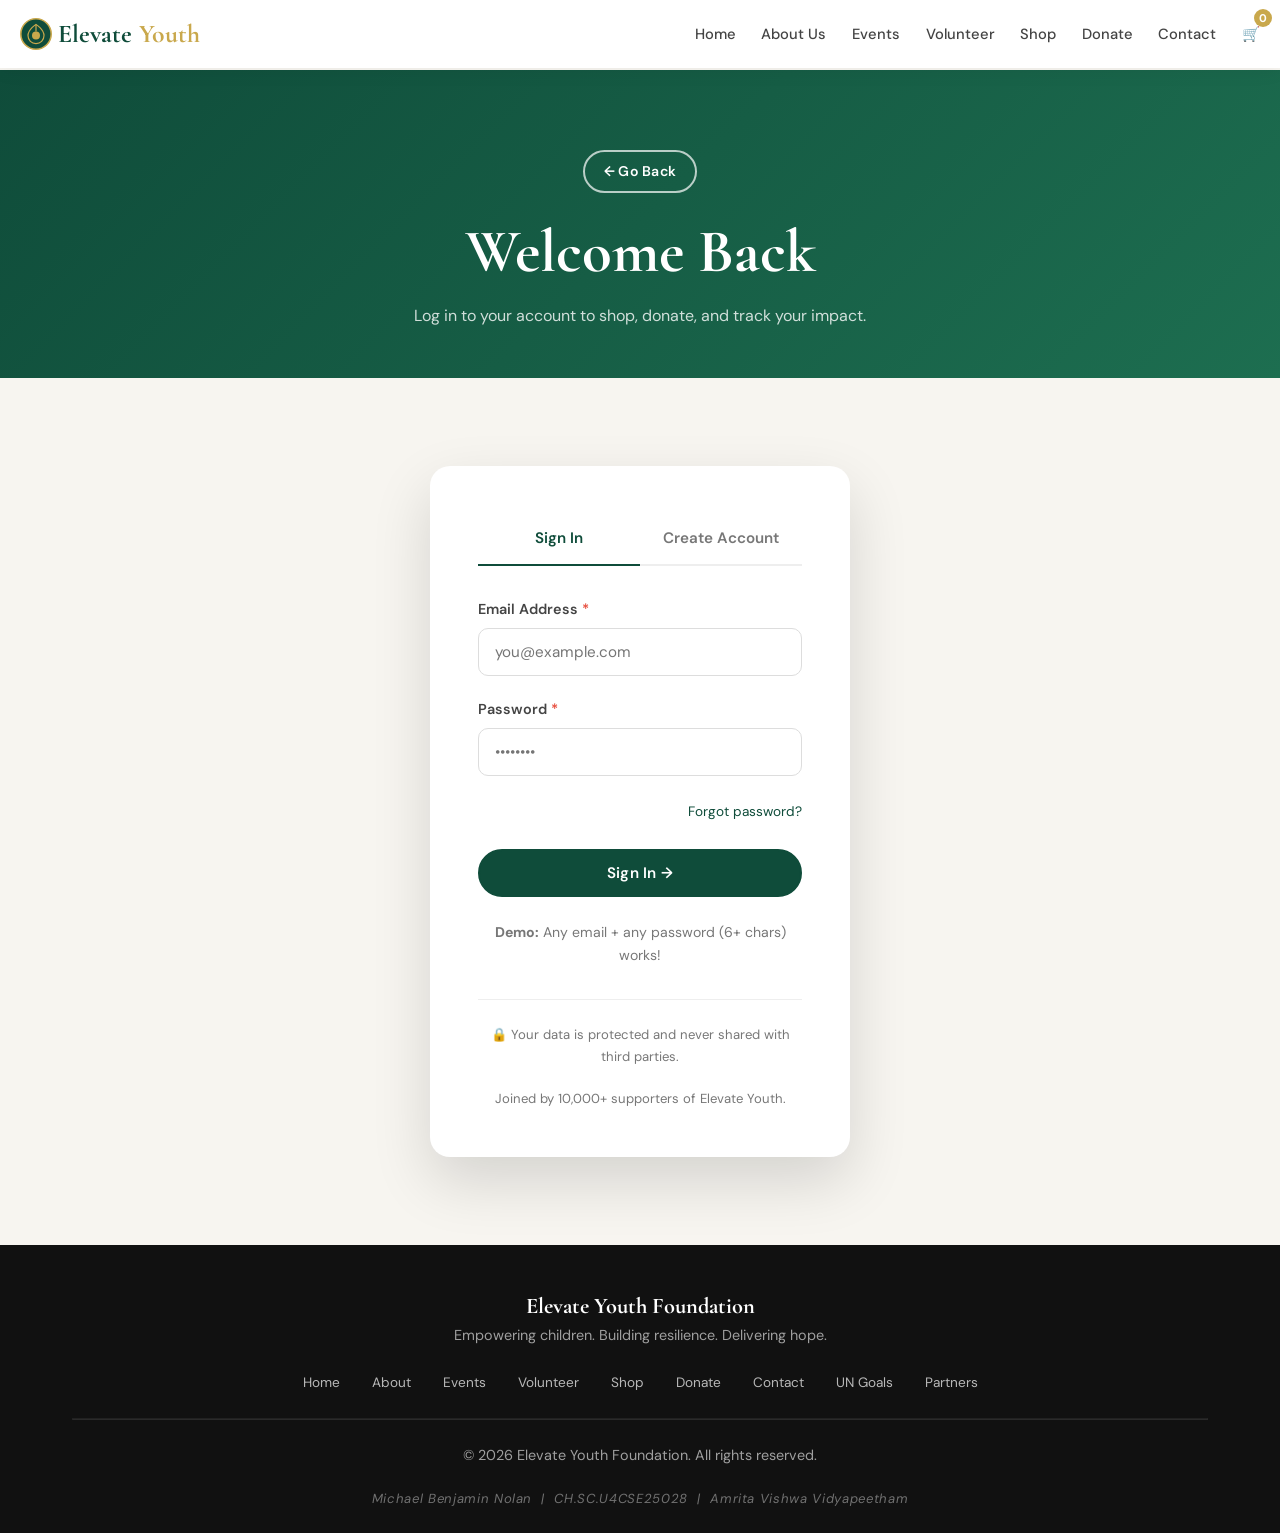
<file: login.html>
<!DOCTYPE html>
<html lang="en">
<head>
  <meta charset="UTF-8">
  <meta name="viewport" content="width=device-width, initial-scale=1.0">
  <title>Login | Elevate Youth Foundation</title>
  <link rel="stylesheet" href="style.css">
</head>
<body>

  <nav class="navbar">
    <div class="nav-container">
      <a href="index.html" class="nav-logo">
        <svg class="logo-svg" viewBox="0 0 40 40" xmlns="http://www.w3.org/2000/svg">
          <circle cx="20" cy="20" r="19" fill="#0F4C3A" stroke="#C9A84C" stroke-width="2"/>
          <path d="M20 8 C20 8 10 14 10 22 C10 28 14.5 32 20 32 C25.5 32 30 28 30 22 C30 14 20 8 20 8Z" fill="none" stroke="#C9A84C" stroke-width="1.5"/>
          <circle cx="20" cy="22" r="5" fill="#C9A84C"/>
          <line x1="20" y1="8" x2="20" y2="17" stroke="#C9A84C" stroke-width="1.5"/>
        </svg>
        Elevate<span>Youth</span>
      </a>
      <button class="hamburger" id="hamburger"><span></span><span></span><span></span></button>
      <div class="nav-links">
        <a href="index.html">Home</a>
        <a href="about.html">About Us</a>
        <a href="events.html">Events</a>
        <a href="volunteer.html">Volunteer</a>
        <a href="shop.html">Shop</a>
        <a href="donate.html">Donate</a>
        <a href="contact.html">Contact</a>
        <a href="cart.html" class="cart-icon">🛒<span class="cart-count" id="cart-count">0</span></a>
      </div>
    </div>
  </nav>

  <main class="main-content">

    <section class="page-header">
      <div class="container">
        <a href="javascript:history.back()" class="btn btn-outline-white btn-home">← Go Back</a>
        <h1>Welcome Back</h1>
        <p>Log in to your account to shop, donate, and track your impact.</p>
      </div>
    </section>

    <section class="section">
      <div class="container">
        <div class="auth-wrap fade-up">

          <div class="auth-tabs">
            <div class="auth-tab active" id="tabLogin" onclick="switchTab('login')">Sign In</div>
            <div class="auth-tab" id="tabSignup" onclick="switchTab('signup')">Create Account</div>
          </div>

          <!-- Login Form -->
          <div id="loginPanel">
            <form id="loginForm" novalidate>
              <div class="form-group">
                <label for="lEmail">Email Address <span style="color:#e74c3c;">*</span></label>
                <input type="email" id="lEmail" class="form-control" placeholder="you@example.com" autocomplete="email">
                <div class="error-msg" id="errLEmail">Please enter a valid email address.</div>
              </div>
              <div class="form-group">
                <label for="lPassword">Password <span style="color:#e74c3c;">*</span></label>
                <input type="password" id="lPassword" class="form-control" placeholder="••••••••" autocomplete="current-password">
                <div class="error-msg" id="errLPassword">Password must be at least 6 characters.</div>
              </div>
              <div style="text-align:right; margin-bottom:1.5rem;">
                <a href="#" style="font-size:0.85rem; color:var(--primary);">Forgot password?</a>
              </div>
              <button type="submit" class="btn btn-primary" style="width:100%;">Sign In →</button>
              <div style="text-align:center; margin-top:1.5rem; font-size:0.88rem; color:var(--light);">
                <strong>Demo:</strong> Any email + any password (6+ chars) works!
              </div>
            </form>
          </div>

          <!-- Sign Up Form -->
          <div id="signupPanel" style="display:none;">
            <form id="signupForm" novalidate>
              <div class="form-group">
                <label for="sName">Full Name <span style="color:#e74c3c;">*</span></label>
                <input type="text" id="sName" class="form-control" placeholder="Priya Sharma" autocomplete="name">
                <div class="error-msg" id="errSName">Please enter your full name.</div>
              </div>
              <div class="form-group">
                <label for="sEmail">Email Address <span style="color:#e74c3c;">*</span></label>
                <input type="email" id="sEmail" class="form-control" placeholder="you@example.com" autocomplete="email">
                <div class="error-msg" id="errSEmail">Please enter a valid email address.</div>
              </div>
              <div class="form-group">
                <label for="sPassword">Password <span style="color:#e74c3c;">*</span></label>
                <input type="password" id="sPassword" class="form-control" placeholder="Min. 8 characters" autocomplete="new-password">
                <div class="error-msg" id="errSPassword">Password must be at least 8 characters.</div>
              </div>
              <div class="form-group">
                <label for="sConfirm">Confirm Password <span style="color:#e74c3c;">*</span></label>
                <input type="password" id="sConfirm" class="form-control" placeholder="Repeat your password" autocomplete="new-password">
                <div class="error-msg" id="errSConfirm">Passwords do not match.</div>
              </div>
              <button type="submit" class="btn btn-primary" style="width:100%;">Create Account →</button>
            </form>
          </div>

          <!-- Social proof -->
          <div style="text-align:center; margin-top:2rem; padding-top:1.5rem; border-top:1px solid #eee;">
            <p style="font-size:0.82rem; color:var(--light);">🔒 Your data is protected and never shared with third parties.</p>
            <p style="font-size:0.82rem; color:var(--light);">Joined by 10,000+ supporters of Elevate Youth.</p>
          </div>

        </div>
      </div>
    </section>

  </main>

  <footer>
    <div class="container">
      <h3>Elevate Youth Foundation</h3>
      <p>Empowering children. Building resilience. Delivering hope.</p>
      <div class="footer-links">
        <a href="index.html">Home</a><a href="about.html">About</a><a href="events.html">Events</a>
        <a href="volunteer.html">Volunteer</a><a href="shop.html">Shop</a><a href="donate.html">Donate</a>
        <a href="contact.html">Contact</a><a href="un-info.html">UN Goals</a><a href="partners.html">Partners</a>
      </div>
      <hr class="footer-divider">
      <p>&copy; 2026 Elevate Youth Foundation. All rights reserved.</p>
      <p class="footer-credit">Michael Benjamin Nolan &nbsp;|&nbsp; CH.SC.U4CSE25028 &nbsp;|&nbsp; Amrita Vishwa Vidyapeetham</p>
    </div>
  </footer>

  <script src="cart.js"></script>
  <script src="main.js"></script>
  <script>
    function switchTab(tab) {
      const isLogin = tab === 'login';
      document.getElementById('tabLogin').classList.toggle('active', isLogin);
      document.getElementById('tabSignup').classList.toggle('active', !isLogin);
      document.getElementById('loginPanel').style.display  = isLogin ? 'block' : 'none';
      document.getElementById('signupPanel').style.display = isLogin ? 'none'  : 'block';
      // Clear errors
      document.querySelectorAll('.error-msg').forEach(el => el.classList.remove('show'));
      document.querySelectorAll('.form-control').forEach(el => el.classList.remove('error-field'));
    }

    /* ── Login ── */
    document.getElementById('loginForm').addEventListener('submit', function(e) {
      e.preventDefault();
      let valid = true;
      document.querySelectorAll('.error-msg').forEach(el => el.classList.remove('show'));

      const email = document.getElementById('lEmail').value.trim();
      const pass  = document.getElementById('lPassword').value;

      if (!/^[^\s@]+@[^\s@]+\.[^\s@]+$/.test(email)) {
        document.getElementById('lEmail').classList.add('error-field');
        document.getElementById('errLEmail').classList.add('show');
        valid = false;
      }
      if (pass.length < 6) {
        document.getElementById('lPassword').classList.add('error-field');
        document.getElementById('errLPassword').classList.add('show');
        valid = false;
      }

      if (valid) {
        localStorage.setItem('ey_loggedIn', 'true');
        localStorage.setItem('ey_user', email);
        showToast('✅ Logged in successfully! Welcome back!');
        setTimeout(() => {
          const ref = document.referrer;
          window.location.href = (ref && !ref.includes('login')) ? ref : 'index.html';
        }, 1200);
      }
    });

    /* ── Signup ── */
    document.getElementById('signupForm').addEventListener('submit', function(e) {
      e.preventDefault();
      let valid = true;
      document.querySelectorAll('.error-msg').forEach(el => el.classList.remove('show'));

      const name = document.getElementById('sName').value.trim();
      const email = document.getElementById('sEmail').value.trim();
      const pass  = document.getElementById('sPassword').value;
      const conf  = document.getElementById('sConfirm').value;

      if (name.length < 2) { document.getElementById('sName').classList.add('error-field'); document.getElementById('errSName').classList.add('show'); valid = false; }
      if (!/^[^\s@]+@[^\s@]+\.[^\s@]+$/.test(email)) { document.getElementById('sEmail').classList.add('error-field'); document.getElementById('errSEmail').classList.add('show'); valid = false; }
      if (pass.length < 8) { document.getElementById('sPassword').classList.add('error-field'); document.getElementById('errSPassword').classList.add('show'); valid = false; }
      if (pass !== conf)   { document.getElementById('sConfirm').classList.add('error-field'); document.getElementById('errSConfirm').classList.add('show'); valid = false; }

      if (valid) {
        localStorage.setItem('ey_loggedIn', 'true');
        localStorage.setItem('ey_user', email);
        showToast('🎉 Account created! Welcome to Elevate Youth!');
        setTimeout(() => { window.location.href = 'index.html'; }, 1200);
      }
    });
  </script>
</body>
</html>
</file>
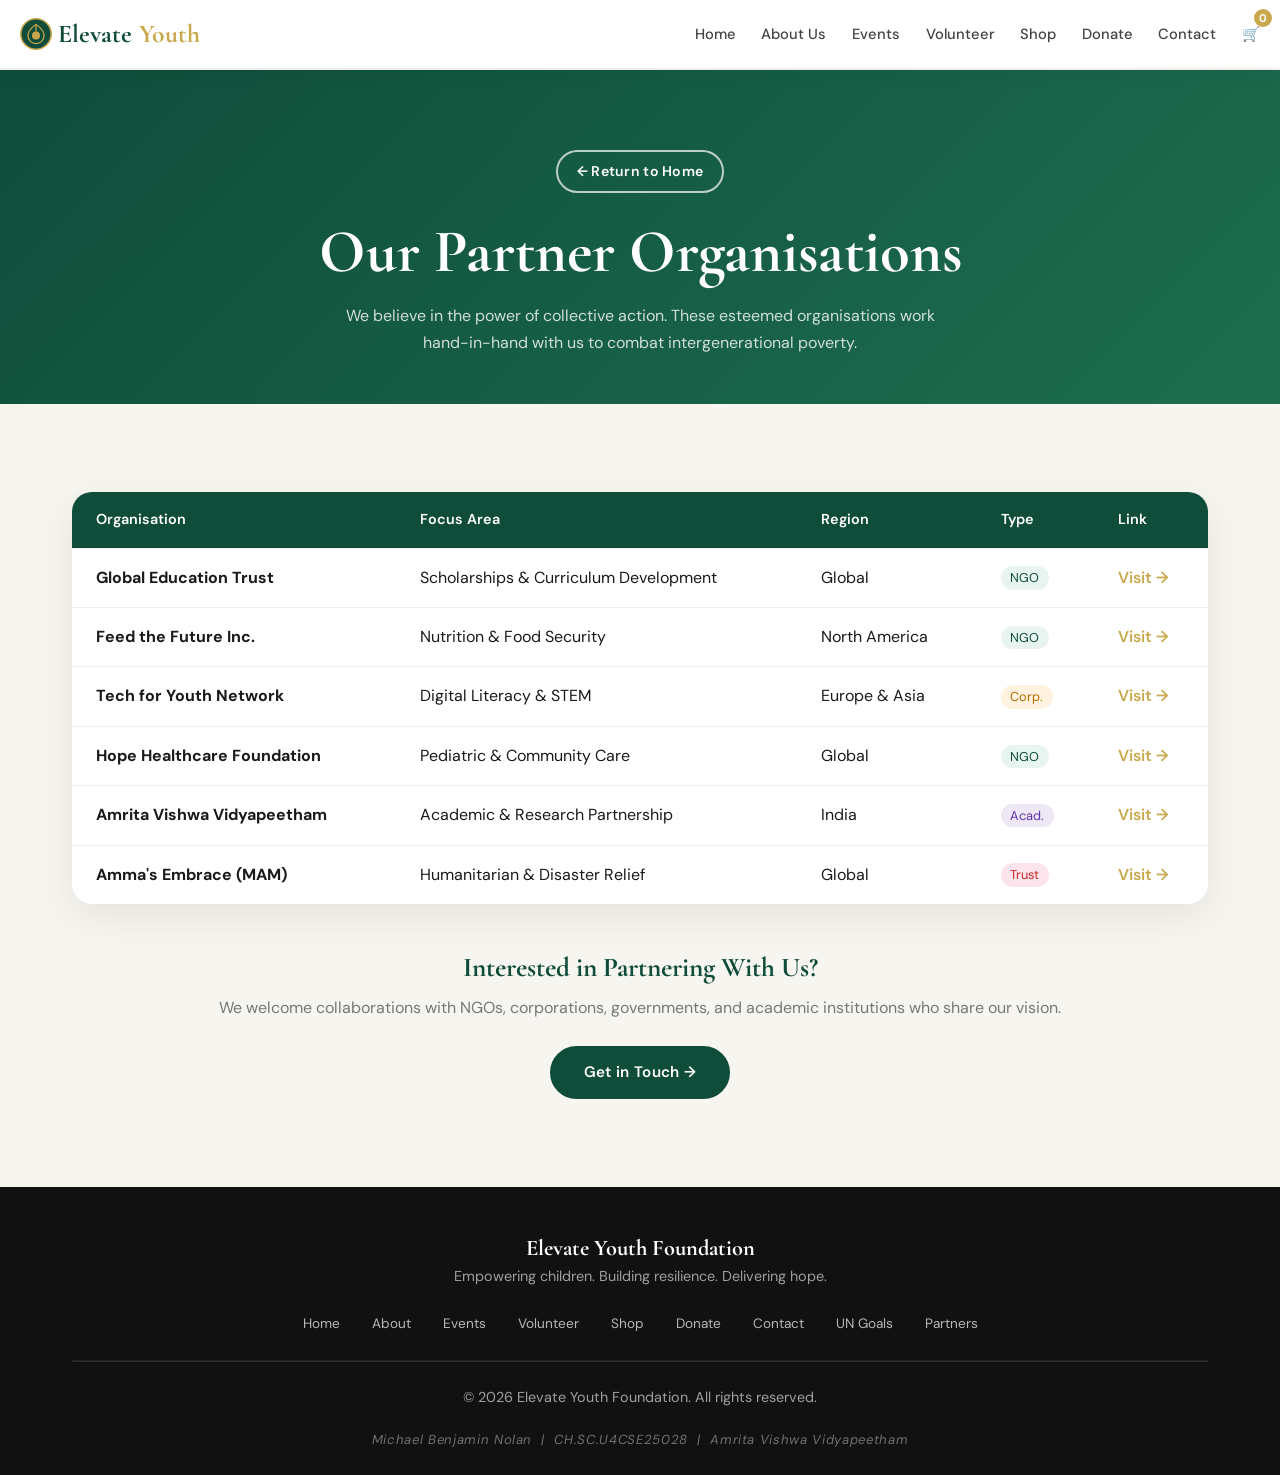
<file: partners.html>
<!DOCTYPE html>
<html lang="en">
<head>
  <meta charset="UTF-8">
  <meta name="viewport" content="width=device-width, initial-scale=1.0">
  <title>Partners | Elevate Youth Foundation</title>
  <link rel="stylesheet" href="style.css">
</head>
<body>

  <nav class="navbar">
    <div class="nav-container">
      <a href="index.html" class="nav-logo">
        <svg class="logo-svg" viewBox="0 0 40 40" xmlns="http://www.w3.org/2000/svg">
          <circle cx="20" cy="20" r="19" fill="#0F4C3A" stroke="#C9A84C" stroke-width="2"/>
          <path d="M20 8 C20 8 10 14 10 22 C10 28 14.5 32 20 32 C25.5 32 30 28 30 22 C30 14 20 8 20 8Z" fill="none" stroke="#C9A84C" stroke-width="1.5"/>
          <circle cx="20" cy="22" r="5" fill="#C9A84C"/>
          <line x1="20" y1="8" x2="20" y2="17" stroke="#C9A84C" stroke-width="1.5"/>
        </svg>
        Elevate<span>Youth</span>
      </a>
      <button class="hamburger" id="hamburger"><span></span><span></span><span></span></button>
      <div class="nav-links">
        <a href="index.html">Home</a>
        <a href="about.html">About Us</a>
        <a href="events.html">Events</a>
        <a href="volunteer.html">Volunteer</a>
        <a href="shop.html">Shop</a>
        <a href="donate.html">Donate</a>
        <a href="contact.html">Contact</a>
        <a href="cart.html" class="cart-icon">🛒<span class="cart-count" id="cart-count">0</span></a>
      </div>
    </div>
  </nav>

  <main class="main-content">

    <section class="page-header">
      <div class="container">
        <a href="index.html" class="btn btn-outline-white btn-home">← Return to Home</a>
        <h1>Our Partner Organisations</h1>
        <p>We believe in the power of collective action. These esteemed organisations work hand-in-hand with us to combat intergenerational poverty.</p>
      </div>
    </section>

    <section class="section">
      <div class="container fade-up">

        <div class="table-container mb-3">
          <table>
            <thead>
              <tr>
                <th>Organisation</th>
                <th>Focus Area</th>
                <th>Region</th>
                <th>Type</th>
                <th>Link</th>
              </tr>
            </thead>
            <tbody>
              <tr>
                <td><strong>Global Education Trust</strong></td>
                <td>Scholarships &amp; Curriculum Development</td>
                <td>Global</td>
                <td><span style="background:#e8f4f0; color:var(--primary); padding:0.2rem 0.6rem; border-radius:20px; font-size:0.8rem;">NGO</span></td>
                <td><a href="#" style="color:var(--accent); font-weight:600;">Visit →</a></td>
              </tr>
              <tr>
                <td><strong>Feed the Future Inc.</strong></td>
                <td>Nutrition &amp; Food Security</td>
                <td>North America</td>
                <td><span style="background:#e8f4f0; color:var(--primary); padding:0.2rem 0.6rem; border-radius:20px; font-size:0.8rem;">NGO</span></td>
                <td><a href="#" style="color:var(--accent); font-weight:600;">Visit →</a></td>
              </tr>
              <tr>
                <td><strong>Tech for Youth Network</strong></td>
                <td>Digital Literacy &amp; STEM</td>
                <td>Europe &amp; Asia</td>
                <td><span style="background:#fff3e0; color:#b36b00; padding:0.2rem 0.6rem; border-radius:20px; font-size:0.8rem;">Corp.</span></td>
                <td><a href="#" style="color:var(--accent); font-weight:600;">Visit →</a></td>
              </tr>
              <tr>
                <td><strong>Hope Healthcare Foundation</strong></td>
                <td>Pediatric &amp; Community Care</td>
                <td>Global</td>
                <td><span style="background:#e8f4f0; color:var(--primary); padding:0.2rem 0.6rem; border-radius:20px; font-size:0.8rem;">NGO</span></td>
                <td><a href="#" style="color:var(--accent); font-weight:600;">Visit →</a></td>
              </tr>
              <tr>
                <td><strong>Amrita Vishwa Vidyapeetham</strong></td>
                <td>Academic &amp; Research Partnership</td>
                <td>India</td>
                <td><span style="background:#ede7f6; color:#5e35b1; padding:0.2rem 0.6rem; border-radius:20px; font-size:0.8rem;">Acad.</span></td>
                <td><a href="https://www.amrita.edu" target="_blank" style="color:var(--accent); font-weight:600;">Visit →</a></td>
              </tr>
              <tr>
                <td><strong>Amma's Embrace (MAM)</strong></td>
                <td>Humanitarian &amp; Disaster Relief</td>
                <td>Global</td>
                <td><span style="background:#fce4ec; color:#c62828; padding:0.2rem 0.6rem; border-radius:20px; font-size:0.8rem;">Trust</span></td>
                <td><a href="https://www.amritapuri.org" target="_blank" style="color:var(--accent); font-weight:600;">Visit →</a></td>
              </tr>
            </tbody>
          </table>
        </div>

        <div style="text-align:center;" class="fade-up">
          <h3 style="margin-bottom:0.75rem;">Interested in Partnering With Us?</h3>
          <p style="margin-bottom:1.5rem; color:var(--light);">We welcome collaborations with NGOs, corporations, governments, and academic institutions who share our vision.</p>
          <a href="contact.html" class="btn btn-primary">Get in Touch →</a>
        </div>

      </div>
    </section>

  </main>

  <footer>
    <div class="container">
      <h3>Elevate Youth Foundation</h3>
      <p>Empowering children. Building resilience. Delivering hope.</p>
      <div class="footer-links">
        <a href="index.html">Home</a><a href="about.html">About</a><a href="events.html">Events</a>
        <a href="volunteer.html">Volunteer</a><a href="shop.html">Shop</a><a href="donate.html">Donate</a>
        <a href="contact.html">Contact</a><a href="un-info.html">UN Goals</a><a href="partners.html">Partners</a>
      </div>
      <hr class="footer-divider">
      <p>&copy; 2026 Elevate Youth Foundation. All rights reserved.</p>
      <p class="footer-credit">Michael Benjamin Nolan &nbsp;|&nbsp; CH.SC.U4CSE25028 &nbsp;|&nbsp; Amrita Vishwa Vidyapeetham</p>
    </div>
  </footer>

  <script src="cart.js"></script>
  <script src="main.js"></script>
</body>
</html>
</file>
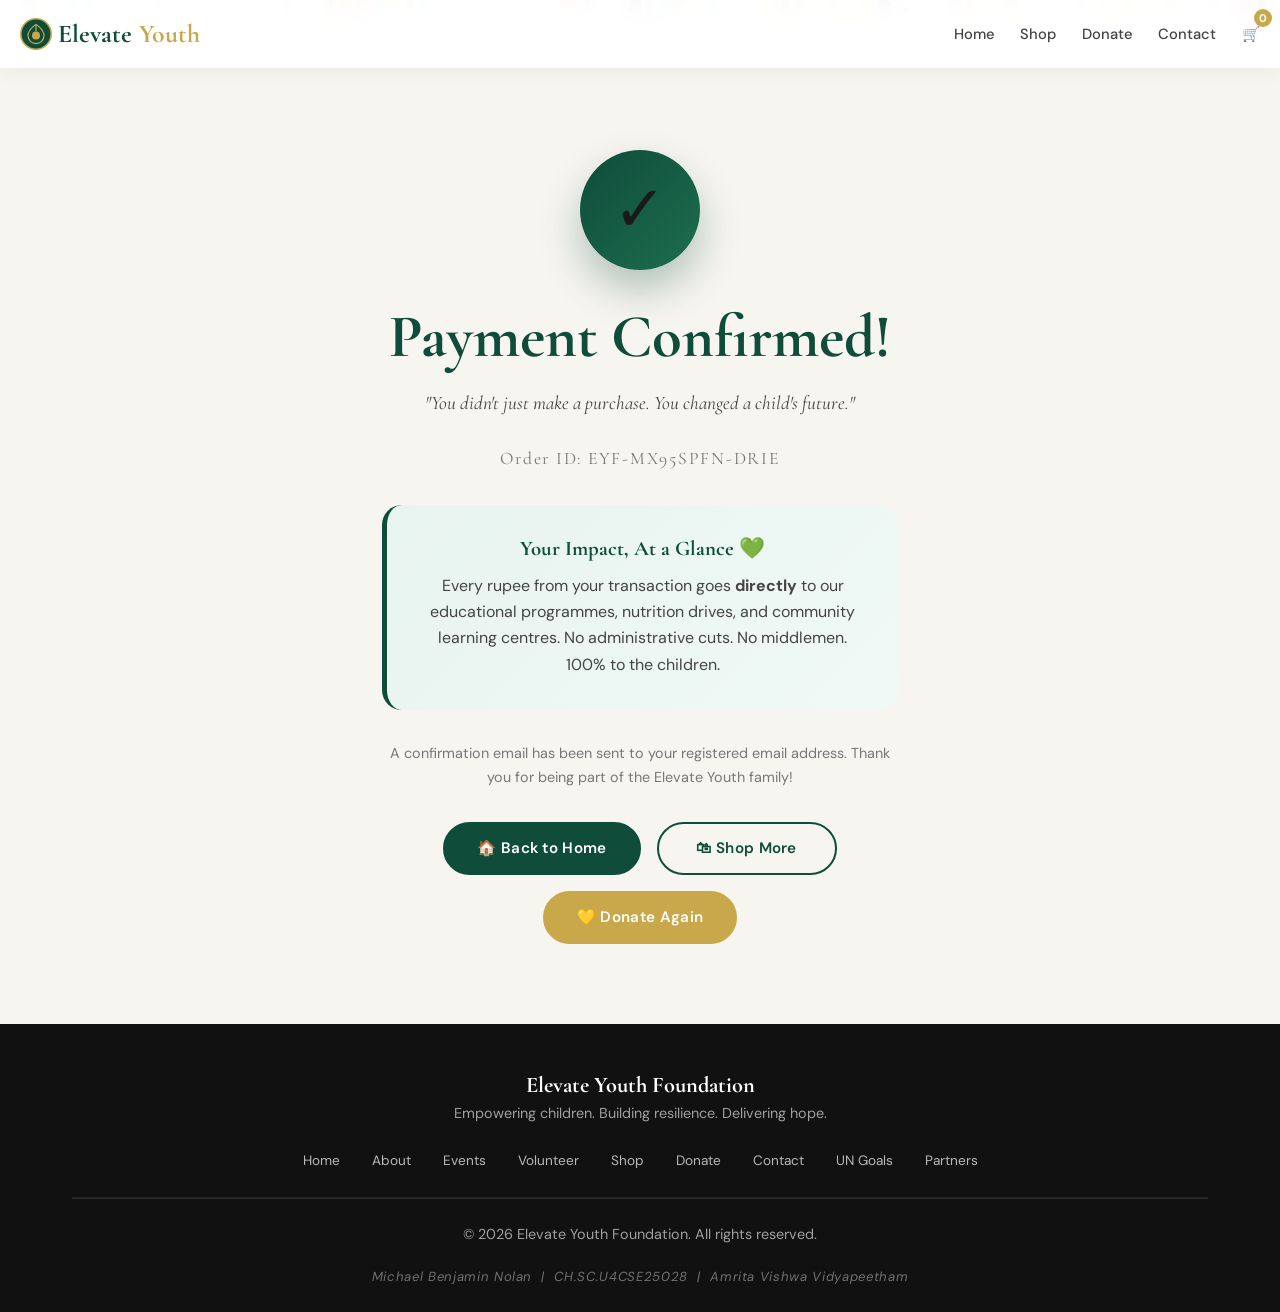
<file: payment-confirmed.html>
<!DOCTYPE html>
<html lang="en">
<head>
  <meta charset="UTF-8">
  <meta name="viewport" content="width=device-width, initial-scale=1.0">
  <title>Payment Confirmed! | Elevate Youth Foundation</title>
  <link rel="stylesheet" href="style.css">
  <style>
    .confetti-wrap { position: fixed; inset: 0; pointer-events: none; z-index: 0; overflow: hidden; }
    .confetti-piece {
      position: absolute;
      width: 12px; height: 12px;
      border-radius: 2px;
      animation: confettiFall linear infinite;
    }
    @keyframes confettiFall {
      0%   { transform: translateY(-100px) rotate(0deg); opacity: 1; }
      100% { transform: translateY(110vh) rotate(720deg); opacity: 0; }
    }
    .confirm-content {
      position: relative;
      z-index: 1;
      text-align: center;
      max-width: 580px;
      margin: 0 auto;
      padding: 5rem 2rem;
    }
    .big-check {
      width: 120px; height: 120px;
      border-radius: 50%;
      background: linear-gradient(135deg, #0F4C3A, #1d6e50);
      display: flex; align-items: center; justify-content: center;
      font-size: 4rem;
      margin: 0 auto 2rem;
      box-shadow: 0 20px 40px rgba(15,76,58,0.3);
      animation: popIn 0.7s cubic-bezier(0.34,1.56,0.64,1) both;
    }
    @keyframes popIn {
      from { transform: scale(0); opacity: 0; }
      to   { transform: scale(1); opacity: 1; }
    }
    .confirm-id {
      font-family: 'Cormorant Garamond', serif;
      font-size: 1.1rem;
      color: var(--light);
      letter-spacing: 0.1em;
      margin: 1.5rem 0;
    }
    .impact-note {
      background: linear-gradient(135deg, #e8f4f0, #f0f9f5);
      border-radius: var(--radius-lg);
      padding: 2rem;
      margin: 2rem 0;
      border-left: 5px solid var(--primary);
    }
  </style>
</head>
<body>

  <nav class="navbar">
    <div class="nav-container">
      <a href="index.html" class="nav-logo">
        <svg class="logo-svg" viewBox="0 0 40 40" xmlns="http://www.w3.org/2000/svg">
          <circle cx="20" cy="20" r="19" fill="#0F4C3A" stroke="#C9A84C" stroke-width="2"/>
          <path d="M20 8 C20 8 10 14 10 22 C10 28 14.5 32 20 32 C25.5 32 30 28 30 22 C30 14 20 8 20 8Z" fill="none" stroke="#C9A84C" stroke-width="1.5"/>
          <circle cx="20" cy="22" r="5" fill="#C9A84C"/>
          <line x1="20" y1="8" x2="20" y2="17" stroke="#C9A84C" stroke-width="1.5"/>
        </svg>
        Elevate<span>Youth</span>
      </a>
      <div class="nav-links">
        <a href="index.html">Home</a>
        <a href="shop.html">Shop</a>
        <a href="donate.html">Donate</a>
        <a href="contact.html">Contact</a>
        <a href="cart.html" class="cart-icon">🛒<span class="cart-count" id="cart-count">0</span></a>
      </div>
    </div>
  </nav>

  <!-- Confetti -->
  <div class="confetti-wrap" id="confettiWrap"></div>

  <main class="main-content">
    <div class="confirm-content fade-up">

      <div class="big-check">✓</div>

      <h1 style="color:var(--primary);">Payment Confirmed!</h1>
      <p style="font-size:1.2rem; color:var(--mid); font-family:'Cormorant Garamond',serif; font-style:italic;">
        "You didn't just make a purchase. You changed a child's future."
      </p>

      <div class="confirm-id" id="orderId">Order ID: Generating...</div>

      <div class="impact-note">
        <h3 style="margin-bottom:0.75rem; font-size:1.3rem;">Your Impact, At a Glance 💚</h3>
        <p style="margin:0; color:var(--mid);">Every rupee from your transaction goes <strong>directly</strong> to our educational programmes, nutrition drives, and community learning centres. No administrative cuts. No middlemen. 100% to the children.</p>
      </div>

      <p style="color:var(--light); font-size:0.9rem;">A confirmation email has been sent to your registered email address. Thank you for being part of the Elevate Youth family!</p>

      <div style="display:flex; gap:1rem; justify-content:center; flex-wrap:wrap; margin-top:2rem;">
        <a href="index.html" class="btn btn-primary btn-wide">🏠 Back to Home</a>
        <a href="shop.html" class="btn btn-outline btn-wide">🛍 Shop More</a>
        <a href="donate.html" class="btn btn-accent btn-wide">💛 Donate Again</a>
      </div>

    </div>
  </main>

  <footer>
    <div class="container">
      <h3>Elevate Youth Foundation</h3>
      <p>Empowering children. Building resilience. Delivering hope.</p>
      <div class="footer-links">
        <a href="index.html">Home</a><a href="about.html">About</a><a href="events.html">Events</a>
        <a href="volunteer.html">Volunteer</a><a href="shop.html">Shop</a><a href="donate.html">Donate</a>
        <a href="contact.html">Contact</a><a href="un-info.html">UN Goals</a><a href="partners.html">Partners</a>
      </div>
      <hr class="footer-divider">
      <p>&copy; 2026 Elevate Youth Foundation. All rights reserved.</p>
      <p class="footer-credit">Michael Benjamin Nolan &nbsp;|&nbsp; CH.SC.U4CSE25028 &nbsp;|&nbsp; Amrita Vishwa Vidyapeetham</p>
    </div>
  </footer>

  <script src="cart.js"></script>
  <script src="main.js"></script>
  <script>
    // Generate random order ID
    const oid = 'EYF-' + Date.now().toString(36).toUpperCase() + '-' + Math.random().toString(36).substring(2,6).toUpperCase();
    document.getElementById('orderId').textContent = 'Order ID: ' + oid;

    // Confetti animation
    const colors = ['#C9A84C','#0F4C3A','#e8f4f0','#ffd700','#ff6b6b','#74b9ff'];
    const wrap = document.getElementById('confettiWrap');
    for (let i = 0; i < 60; i++) {
      const p = document.createElement('div');
      p.className = 'confetti-piece';
      p.style.cssText = `
        left: ${Math.random()*100}%;
        background: ${colors[Math.floor(Math.random()*colors.length)]};
        width: ${6 + Math.random()*10}px;
        height: ${6 + Math.random()*10}px;
        animation-duration: ${2.5 + Math.random()*3}s;
        animation-delay: ${Math.random()*2}s;
        border-radius: ${Math.random() > 0.5 ? '50%' : '2px'};
      `;
      wrap.appendChild(p);
    }
    // Remove confetti after 8s
    setTimeout(() => { wrap.style.display = 'none'; }, 8000);
  </script>
</body>
</html>
</file>
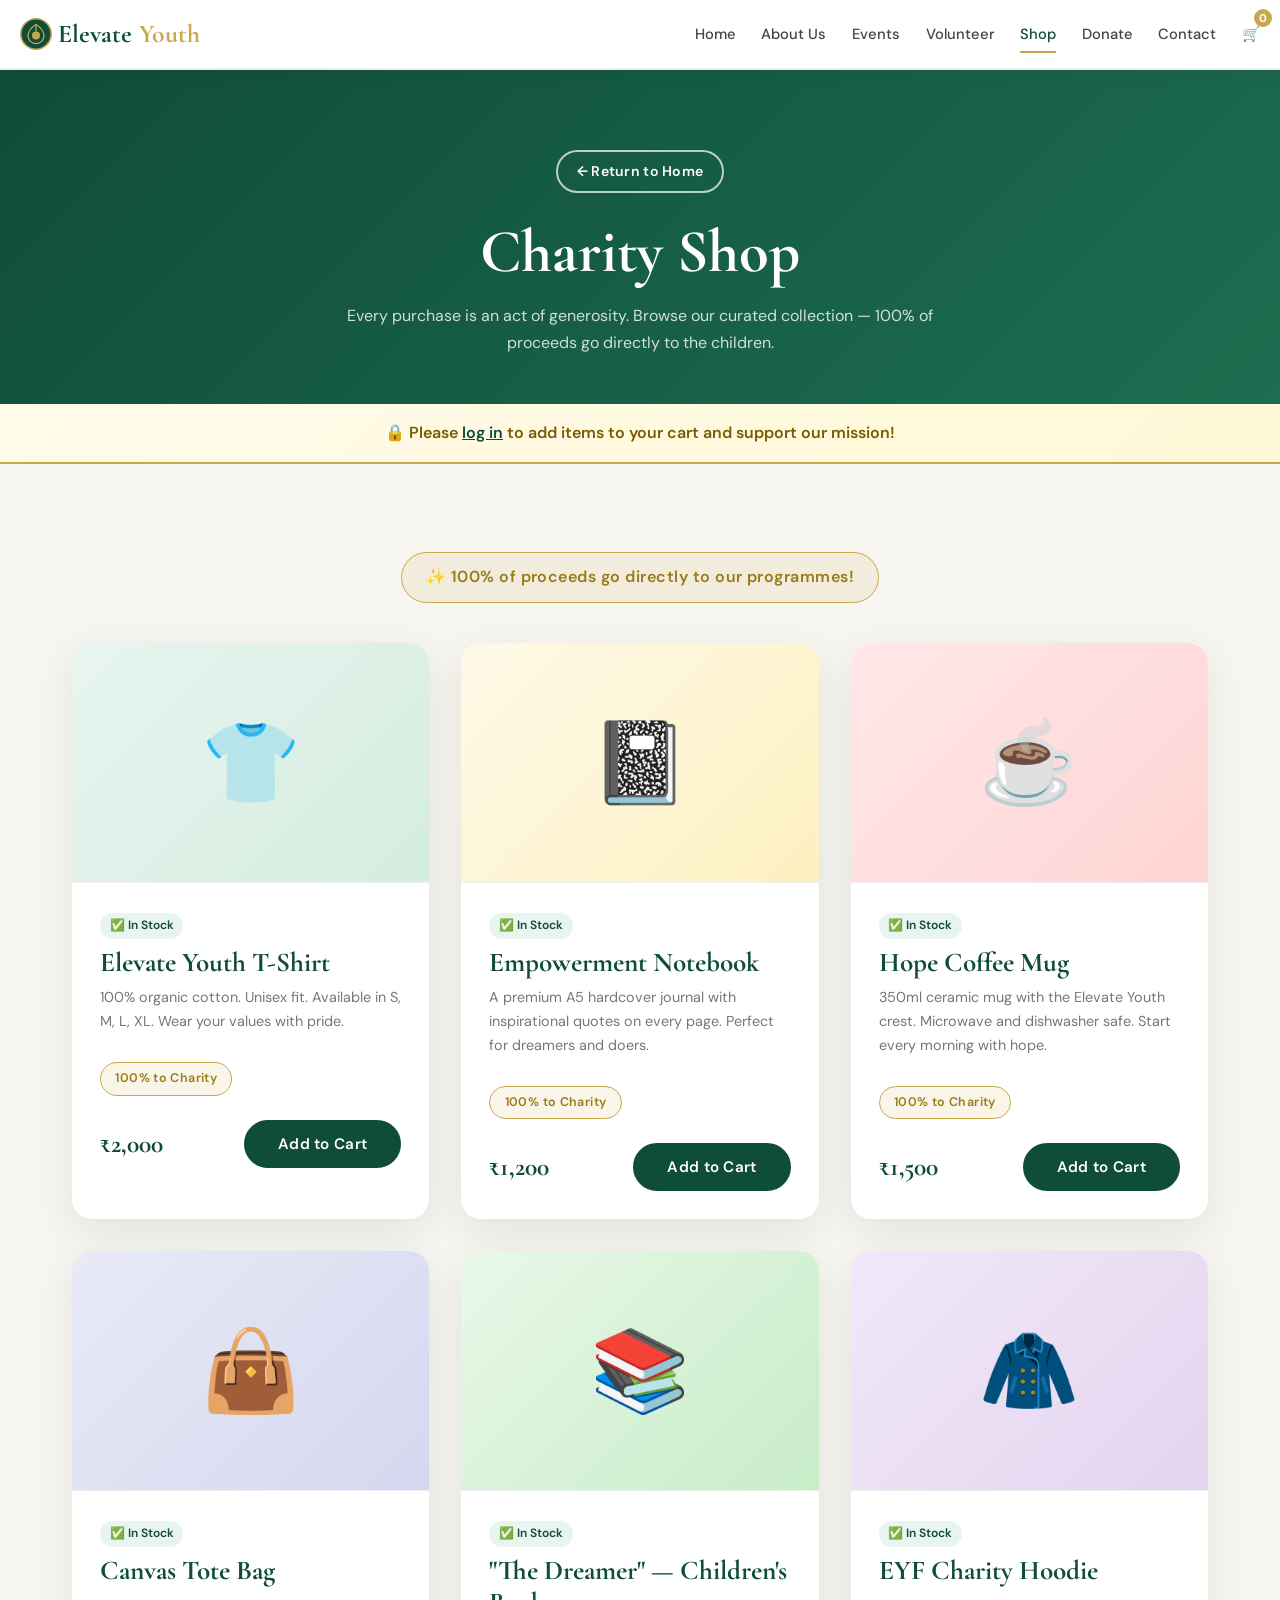
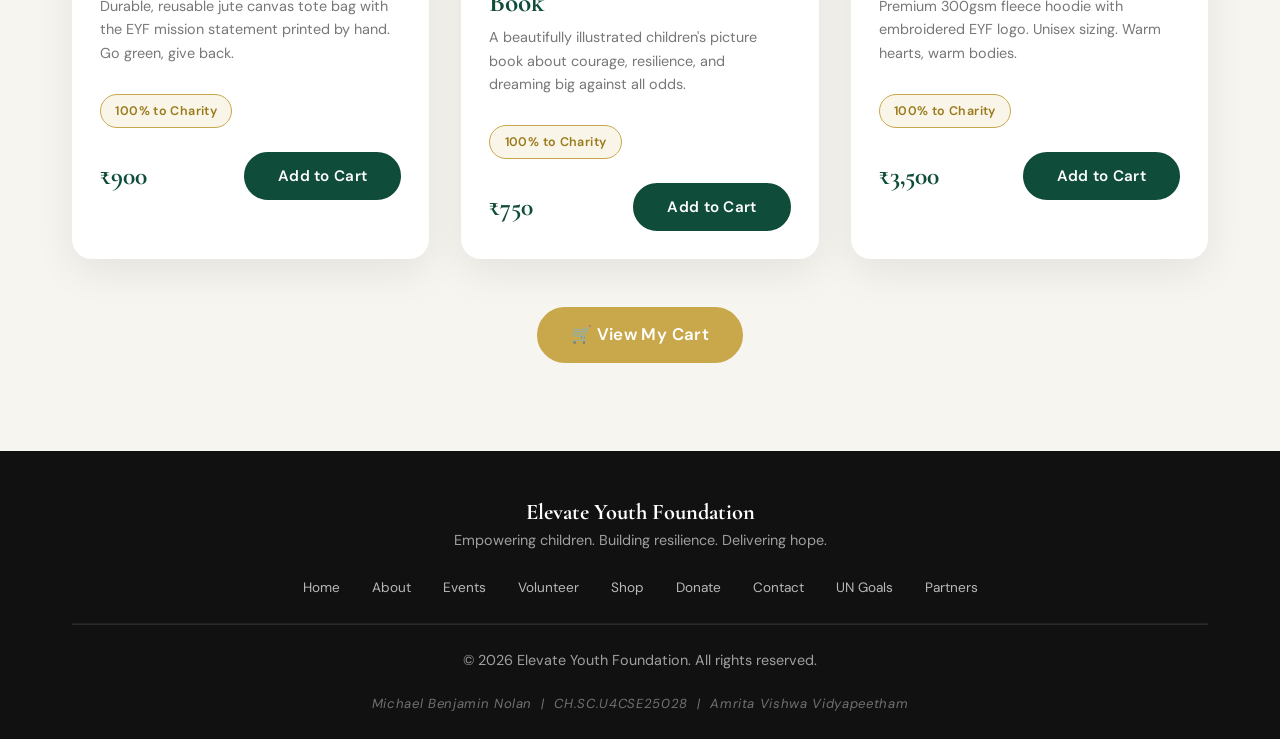
<file: shop.html>
<!DOCTYPE html>
<html lang="en">
<head>
  <meta charset="UTF-8">
  <meta name="viewport" content="width=device-width, initial-scale=1.0">
  <title>Charity Shop | Elevate Youth Foundation</title>
  <link rel="stylesheet" href="style.css">
  <style>
    .shop-item-img {
      width: 100%;
      height: 240px;
      display: flex;
      flex-direction: column;
      align-items: center;
      justify-content: center;
      font-size: 5rem;
      border-bottom: 1px solid #f0f0f0;
    }
    .price-tag {
      font-family: 'Cormorant Garamond', serif;
      font-size: 1.6rem;
      font-weight: 700;
      color: var(--primary);
    }
    .stock-badge {
      display: inline-block;
      background: #e8f4f0;
      color: var(--primary);
      padding: 0.2rem 0.6rem;
      border-radius: 20px;
      font-size: 0.75rem;
      font-weight: 600;
      margin-bottom: 0.5rem;
    }
  </style>
</head>
<body>

  <nav class="navbar">
    <div class="nav-container">
      <a href="index.html" class="nav-logo">
        <svg class="logo-svg" viewBox="0 0 40 40" xmlns="http://www.w3.org/2000/svg">
          <circle cx="20" cy="20" r="19" fill="#0F4C3A" stroke="#C9A84C" stroke-width="2"/>
          <path d="M20 8 C20 8 10 14 10 22 C10 28 14.5 32 20 32 C25.5 32 30 28 30 22 C30 14 20 8 20 8Z" fill="none" stroke="#C9A84C" stroke-width="1.5"/>
          <circle cx="20" cy="22" r="5" fill="#C9A84C"/>
          <line x1="20" y1="8" x2="20" y2="17" stroke="#C9A84C" stroke-width="1.5"/>
        </svg>
        Elevate<span>Youth</span>
      </a>
      <button class="hamburger" id="hamburger"><span></span><span></span><span></span></button>
      <div class="nav-links">
        <a href="index.html">Home</a>
        <a href="about.html">About Us</a>
        <a href="events.html">Events</a>
        <a href="volunteer.html">Volunteer</a>
        <a href="shop.html" class="active">Shop</a>
        <a href="donate.html">Donate</a>
        <a href="contact.html">Contact</a>
        <a href="cart.html" class="cart-icon">🛒<span class="cart-count" id="cart-count">0</span></a>
      </div>
    </div>
  </nav>

  <main class="main-content">

    <section class="page-header">
      <div class="container">
        <a href="index.html" class="btn btn-outline-white btn-home">← Return to Home</a>
        <h1>Charity Shop</h1>
        <p>Every purchase is an act of generosity. Browse our curated collection — 100% of proceeds go directly to the children.</p>
      </div>
    </section>

    <!-- Login Banner (shown when not logged in) -->
    <div id="loginBanner" style="background:linear-gradient(135deg,#fffbea,#fff8d6); border-bottom:2px solid var(--accent); padding:1rem; text-align:center; display:none;">
      <span style="font-weight:600; color:#7a5c00;">🔒 Please <a href="login.html" style="color:var(--primary); text-decoration:underline;">log in</a> to add items to your cart and support our mission!</span>
    </div>

    <section class="section">
      <div class="container">
        <div style="text-align:center; margin-bottom:2.5rem;" class="fade-up">
          <span class="charity-badge" style="font-size:1rem; padding:0.7rem 1.5rem;">✨ 100% of proceeds go directly to our programmes!</span>
        </div>

        <div class="grid grid-3">

          <!-- Item 1: T-Shirt -->
          <div class="card fade-up">
            <div class="shop-item-img" style="background:linear-gradient(135deg,#e8f4f0,#d4eddf);">👕</div>
            <div class="card-content">
              <span class="stock-badge">✅ In Stock</span>
              <h3>Elevate Youth T-Shirt</h3>
              <p style="font-size:0.9rem;">100% organic cotton. Unisex fit. Available in S, M, L, XL. Wear your values with pride.</p>
              <div class="charity-badge" style="margin:0.5rem 0;">100% to Charity</div>
              <div style="display:flex; justify-content:space-between; align-items:center; margin-top:1rem;">
                <span class="price-tag">₹2,000</span>
                <button onclick="addToCart('item_tshirt','Elevate Youth T-Shirt',2000)" class="btn btn-primary">Add to Cart</button>
              </div>
            </div>
          </div>

          <!-- Item 2: Notebook -->
          <div class="card fade-up delay-1">
            <div class="shop-item-img" style="background:linear-gradient(135deg,#fef9e8,#fdf0c0);">📓</div>
            <div class="card-content">
              <span class="stock-badge">✅ In Stock</span>
              <h3>Empowerment Notebook</h3>
              <p style="font-size:0.9rem;">A premium A5 hardcover journal with inspirational quotes on every page. Perfect for dreamers and doers.</p>
              <div class="charity-badge" style="margin:0.5rem 0;">100% to Charity</div>
              <div style="display:flex; justify-content:space-between; align-items:center; margin-top:1rem;">
                <span class="price-tag">₹1,200</span>
                <button onclick="addToCart('item_notebook','Empowerment Notebook',1200)" class="btn btn-primary">Add to Cart</button>
              </div>
            </div>
          </div>

          <!-- Item 3: Mug -->
          <div class="card fade-up delay-2">
            <div class="shop-item-img" style="background:linear-gradient(135deg,#ffe8e8,#ffd4d4);">☕</div>
            <div class="card-content">
              <span class="stock-badge">✅ In Stock</span>
              <h3>Hope Coffee Mug</h3>
              <p style="font-size:0.9rem;">350ml ceramic mug with the Elevate Youth crest. Microwave and dishwasher safe. Start every morning with hope.</p>
              <div class="charity-badge" style="margin:0.5rem 0;">100% to Charity</div>
              <div style="display:flex; justify-content:space-between; align-items:center; margin-top:1rem;">
                <span class="price-tag">₹1,500</span>
                <button onclick="addToCart('item_mug','Hope Coffee Mug',1500)" class="btn btn-primary">Add to Cart</button>
              </div>
            </div>
          </div>

          <!-- Item 4: Tote Bag -->
          <div class="card slide-left">
            <div class="shop-item-img" style="background:linear-gradient(135deg,#e8eaf6,#d4d8ef);">👜</div>
            <div class="card-content">
              <span class="stock-badge">✅ In Stock</span>
              <h3>Canvas Tote Bag</h3>
              <p style="font-size:0.9rem;">Durable, reusable jute canvas tote bag with the EYF mission statement printed by hand. Go green, give back.</p>
              <div class="charity-badge" style="margin:0.5rem 0;">100% to Charity</div>
              <div style="display:flex; justify-content:space-between; align-items:center; margin-top:1rem;">
                <span class="price-tag">₹900</span>
                <button onclick="addToCart('item_tote','Canvas Tote Bag',900)" class="btn btn-primary">Add to Cart</button>
              </div>
            </div>
          </div>

          <!-- Item 5: Children's Book -->
          <div class="card fade-up delay-1">
            <div class="shop-item-img" style="background:linear-gradient(135deg,#e8f8e8,#c8ecc8);">📚</div>
            <div class="card-content">
              <span class="stock-badge">✅ In Stock</span>
              <h3>"The Dreamer" — Children's Book</h3>
              <p style="font-size:0.9rem;">A beautifully illustrated children's picture book about courage, resilience, and dreaming big against all odds.</p>
              <div class="charity-badge" style="margin:0.5rem 0;">100% to Charity</div>
              <div style="display:flex; justify-content:space-between; align-items:center; margin-top:1rem;">
                <span class="price-tag">₹750</span>
                <button onclick="addToCart('item_book','The Dreamer — Children\'s Book',750)" class="btn btn-primary">Add to Cart</button>
              </div>
            </div>
          </div>

          <!-- Item 6: Hoodie -->
          <div class="card slide-right delay-2">
            <div class="shop-item-img" style="background:linear-gradient(135deg,#f0e8f8,#e4d4ef);">🧥</div>
            <div class="card-content">
              <span class="stock-badge">✅ In Stock</span>
              <h3>EYF Charity Hoodie</h3>
              <p style="font-size:0.9rem;">Premium 300gsm fleece hoodie with embroidered EYF logo. Unisex sizing. Warm hearts, warm bodies.</p>
              <div class="charity-badge" style="margin:0.5rem 0;">100% to Charity</div>
              <div style="display:flex; justify-content:space-between; align-items:center; margin-top:1rem;">
                <span class="price-tag">₹3,500</span>
                <button onclick="addToCart('item_hoodie','EYF Charity Hoodie',3500)" class="btn btn-primary">Add to Cart</button>
              </div>
            </div>
          </div>

        </div>

        <!-- View Cart CTA -->
        <div style="text-align:center; margin-top:3rem;" class="fade-up">
          <a href="cart.html" class="btn btn-accent btn-wide" style="font-size:1.05rem;">🛒 View My Cart</a>
        </div>
      </div>
    </section>

  </main>

  <footer>
    <div class="container">
      <h3>Elevate Youth Foundation</h3>
      <p>Empowering children. Building resilience. Delivering hope.</p>
      <div class="footer-links">
        <a href="index.html">Home</a><a href="about.html">About</a><a href="events.html">Events</a>
        <a href="volunteer.html">Volunteer</a><a href="shop.html">Shop</a><a href="donate.html">Donate</a>
        <a href="contact.html">Contact</a><a href="un-info.html">UN Goals</a><a href="partners.html">Partners</a>
      </div>
      <hr class="footer-divider">
      <p>&copy; 2026 Elevate Youth Foundation. All rights reserved.</p>
      <p class="footer-credit">Michael Benjamin Nolan &nbsp;|&nbsp; CH.SC.U4CSE25028 &nbsp;|&nbsp; Amrita Vishwa Vidyapeetham</p>
    </div>
  </footer>

  <script src="cart.js"></script>
  <script src="main.js"></script>
  <script>
    document.addEventListener('DOMContentLoaded', () => {
      // Show login banner if not logged in
      if (!localStorage.getItem('ey_loggedIn')) {
        document.getElementById('loginBanner').style.display = 'block';
      }
    });
  </script>
</body>
</html>
</file>
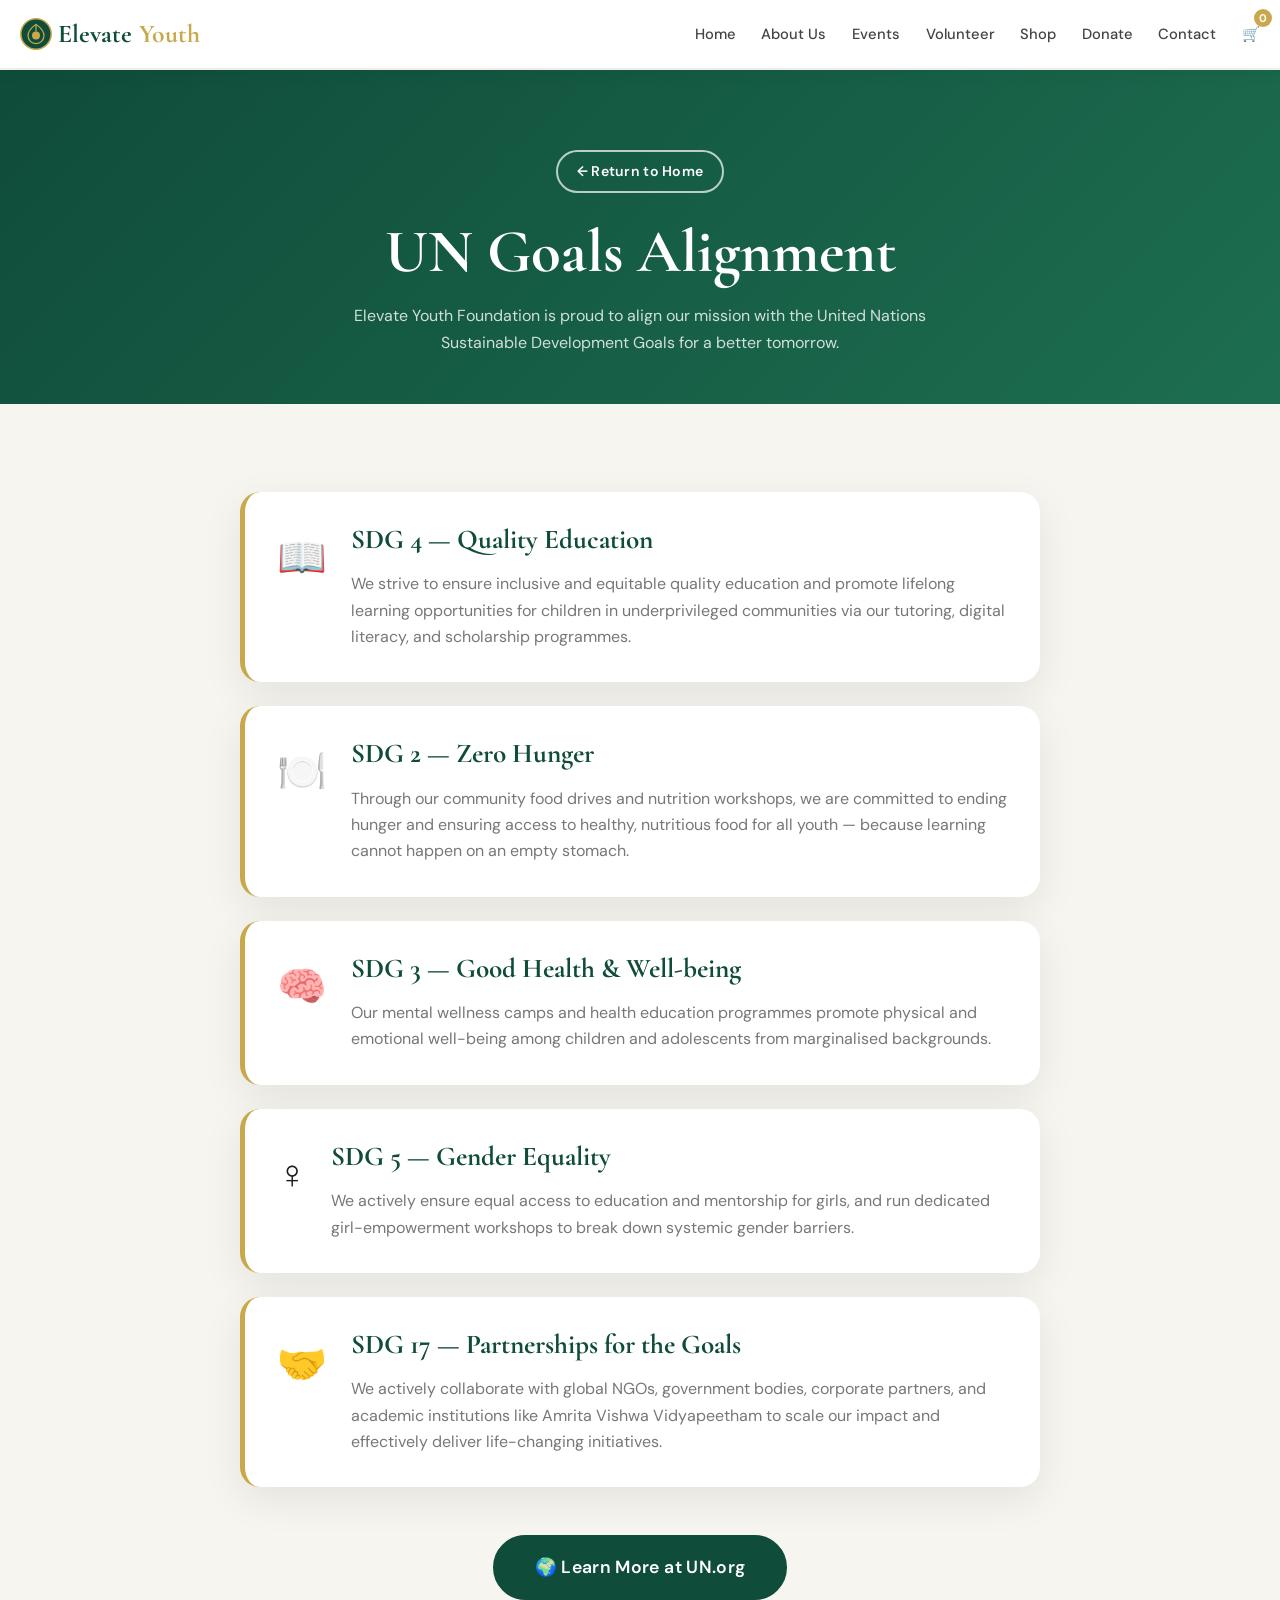
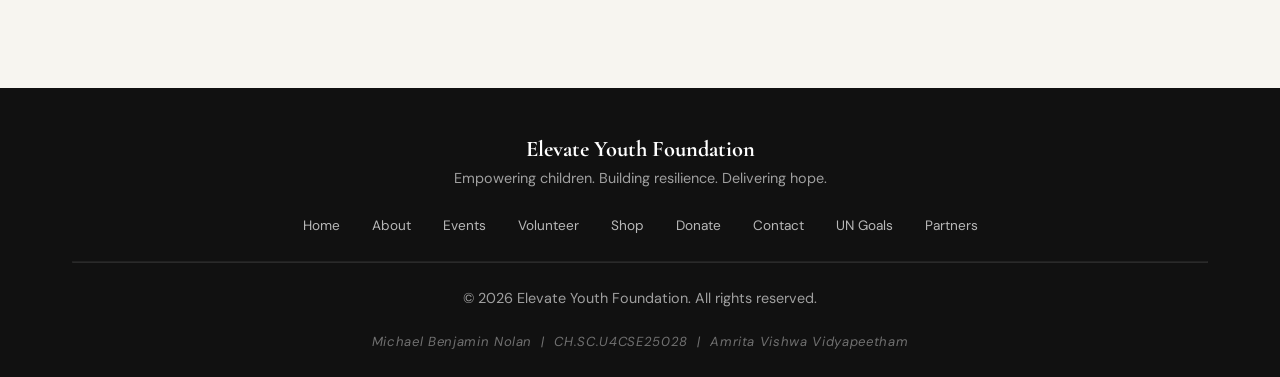
<file: un-info.html>
<!DOCTYPE html>
<html lang="en">
<head>
  <meta charset="UTF-8">
  <meta name="viewport" content="width=device-width, initial-scale=1.0">
  <title>UN Goals Alignment | Elevate Youth Foundation</title>
  <link rel="stylesheet" href="style.css">
</head>
<body>

  <nav class="navbar">
    <div class="nav-container">
      <a href="index.html" class="nav-logo">
        <svg class="logo-svg" viewBox="0 0 40 40" xmlns="http://www.w3.org/2000/svg">
          <circle cx="20" cy="20" r="19" fill="#0F4C3A" stroke="#C9A84C" stroke-width="2"/>
          <path d="M20 8 C20 8 10 14 10 22 C10 28 14.5 32 20 32 C25.5 32 30 28 30 22 C30 14 20 8 20 8Z" fill="none" stroke="#C9A84C" stroke-width="1.5"/>
          <circle cx="20" cy="22" r="5" fill="#C9A84C"/>
          <line x1="20" y1="8" x2="20" y2="17" stroke="#C9A84C" stroke-width="1.5"/>
        </svg>
        Elevate<span>Youth</span>
      </a>
      <button class="hamburger" id="hamburger"><span></span><span></span><span></span></button>
      <div class="nav-links">
        <a href="index.html">Home</a>
        <a href="about.html">About Us</a>
        <a href="events.html">Events</a>
        <a href="volunteer.html">Volunteer</a>
        <a href="shop.html">Shop</a>
        <a href="donate.html">Donate</a>
        <a href="contact.html">Contact</a>
        <a href="cart.html" class="cart-icon">🛒<span class="cart-count" id="cart-count">0</span></a>
      </div>
    </div>
  </nav>

  <main class="main-content">

    <section class="page-header">
      <div class="container">
        <a href="index.html" class="btn btn-outline-white btn-home">← Return to Home</a>
        <h1>UN Goals Alignment</h1>
        <p>Elevate Youth Foundation is proud to align our mission with the United Nations Sustainable Development Goals for a better tomorrow.</p>
      </div>
    </section>

    <section class="section">
      <div class="container">
        <div style="max-width:800px; margin:0 auto;">

          <div class="sdg-card slide-left">
            <div class="sdg-icon">📖</div>
            <div>
              <h3>SDG 4 — Quality Education</h3>
              <p style="margin:0;">We strive to ensure inclusive and equitable quality education and promote lifelong learning opportunities for children in underprivileged communities via our tutoring, digital literacy, and scholarship programmes.</p>
            </div>
          </div>

          <div class="sdg-card fade-up delay-1">
            <div class="sdg-icon">🍽️</div>
            <div>
              <h3>SDG 2 — Zero Hunger</h3>
              <p style="margin:0;">Through our community food drives and nutrition workshops, we are committed to ending hunger and ensuring access to healthy, nutritious food for all youth — because learning cannot happen on an empty stomach.</p>
            </div>
          </div>

          <div class="sdg-card slide-right delay-2">
            <div class="sdg-icon">🧠</div>
            <div>
              <h3>SDG 3 — Good Health & Well-being</h3>
              <p style="margin:0;">Our mental wellness camps and health education programmes promote physical and emotional well-being among children and adolescents from marginalised backgrounds.</p>
            </div>
          </div>

          <div class="sdg-card slide-left">
            <div class="sdg-icon">♀️</div>
            <div>
              <h3>SDG 5 — Gender Equality</h3>
              <p style="margin:0;">We actively ensure equal access to education and mentorship for girls, and run dedicated girl-empowerment workshops to break down systemic gender barriers.</p>
            </div>
          </div>

          <div class="sdg-card fade-up delay-1">
            <div class="sdg-icon">🤝</div>
            <div>
              <h3>SDG 17 — Partnerships for the Goals</h3>
              <p style="margin:0;">We actively collaborate with global NGOs, government bodies, corporate partners, and academic institutions like Amrita Vishwa Vidyapeetham to scale our impact and effectively deliver life-changing initiatives.</p>
            </div>
          </div>

          <div style="text-align:center; margin-top:3rem;" class="fade-up">
            <a href="https://www.un.org/sustainabledevelopment/" target="_blank" rel="noopener" class="btn btn-primary btn-wide" style="font-size:1.1rem; padding:1rem 2.5rem;">
              🌍 Learn More at UN.org
            </a>
          </div>

        </div>
      </div>
    </section>

  </main>

  <footer>
    <div class="container">
      <h3>Elevate Youth Foundation</h3>
      <p>Empowering children. Building resilience. Delivering hope.</p>
      <div class="footer-links">
        <a href="index.html">Home</a><a href="about.html">About</a><a href="events.html">Events</a>
        <a href="volunteer.html">Volunteer</a><a href="shop.html">Shop</a><a href="donate.html">Donate</a>
        <a href="contact.html">Contact</a><a href="un-info.html">UN Goals</a><a href="partners.html">Partners</a>
      </div>
      <hr class="footer-divider">
      <p>&copy; 2026 Elevate Youth Foundation. All rights reserved.</p>
      <p class="footer-credit">Michael Benjamin Nolan &nbsp;|&nbsp; CH.SC.U4CSE25028 &nbsp;|&nbsp; Amrita Vishwa Vidyapeetham</p>
    </div>
  </footer>

  <script src="cart.js"></script>
  <script src="main.js"></script>
</body>
</html>
</file>
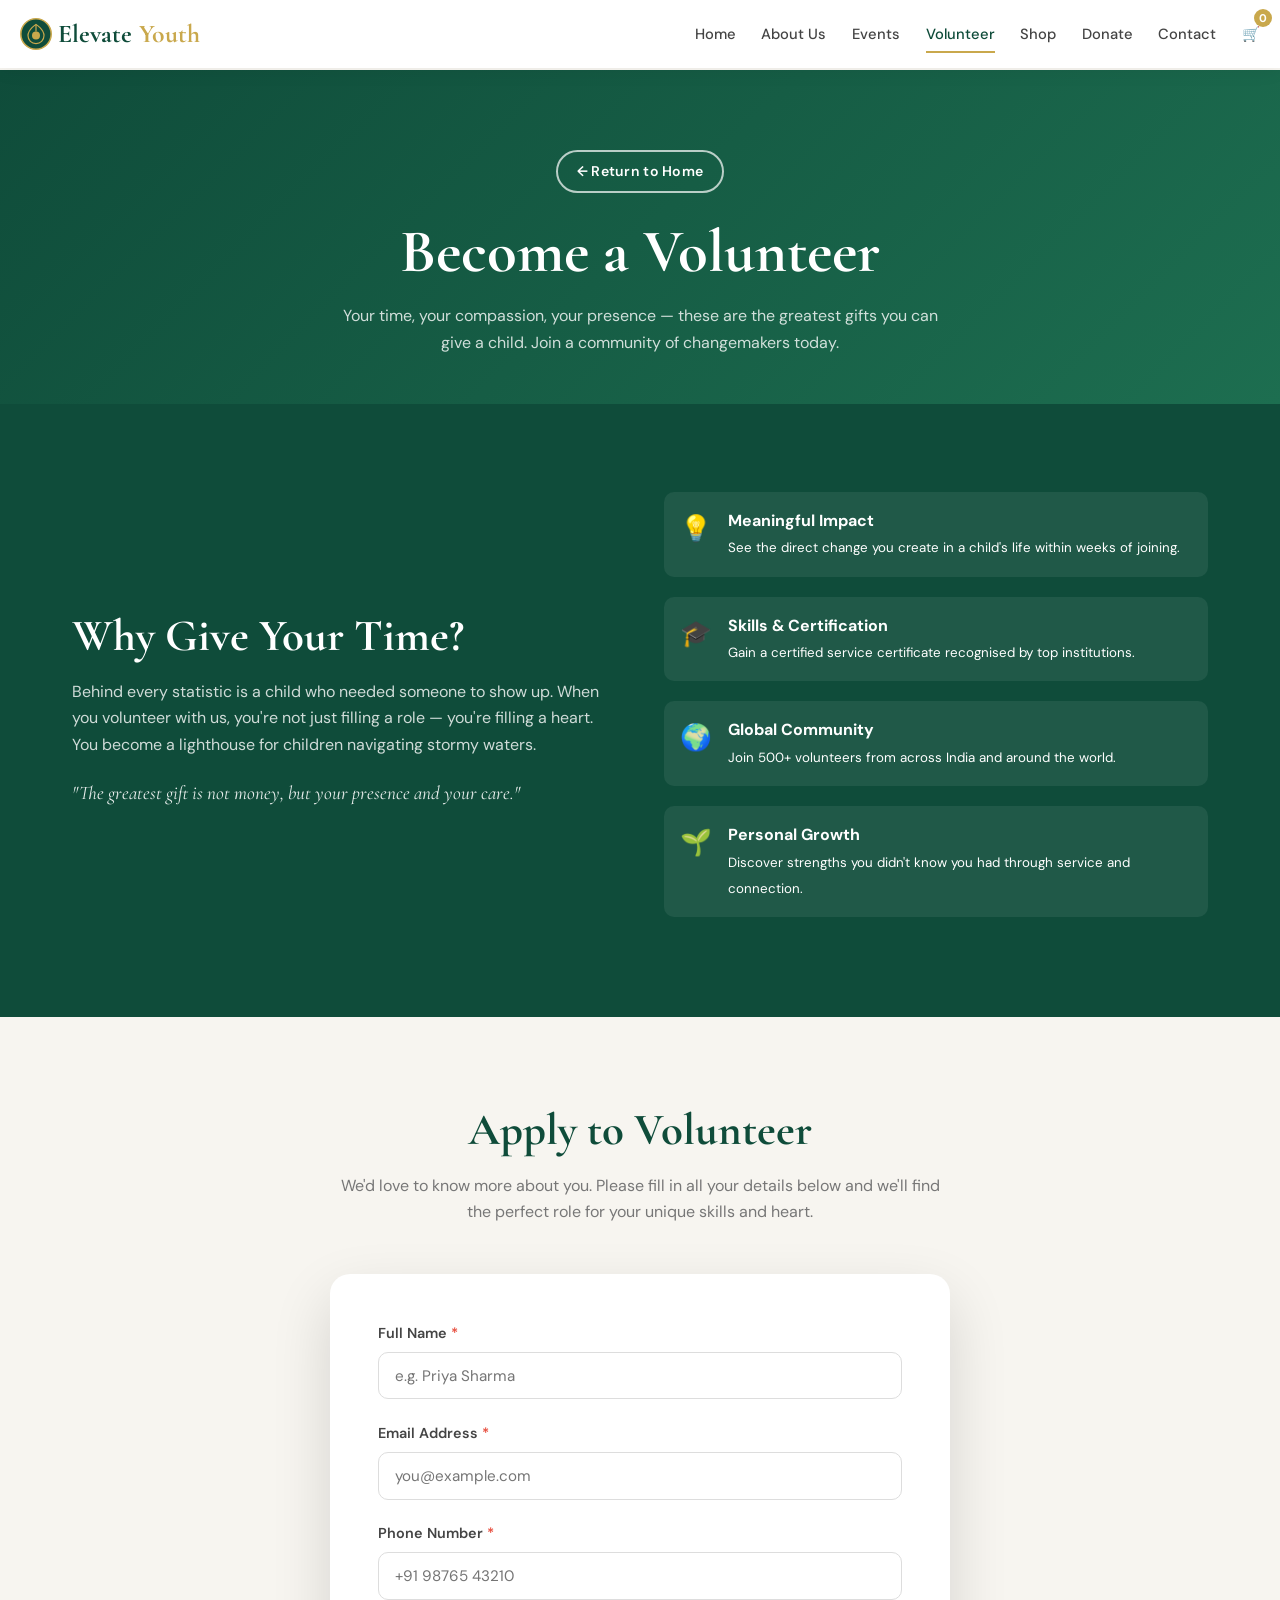
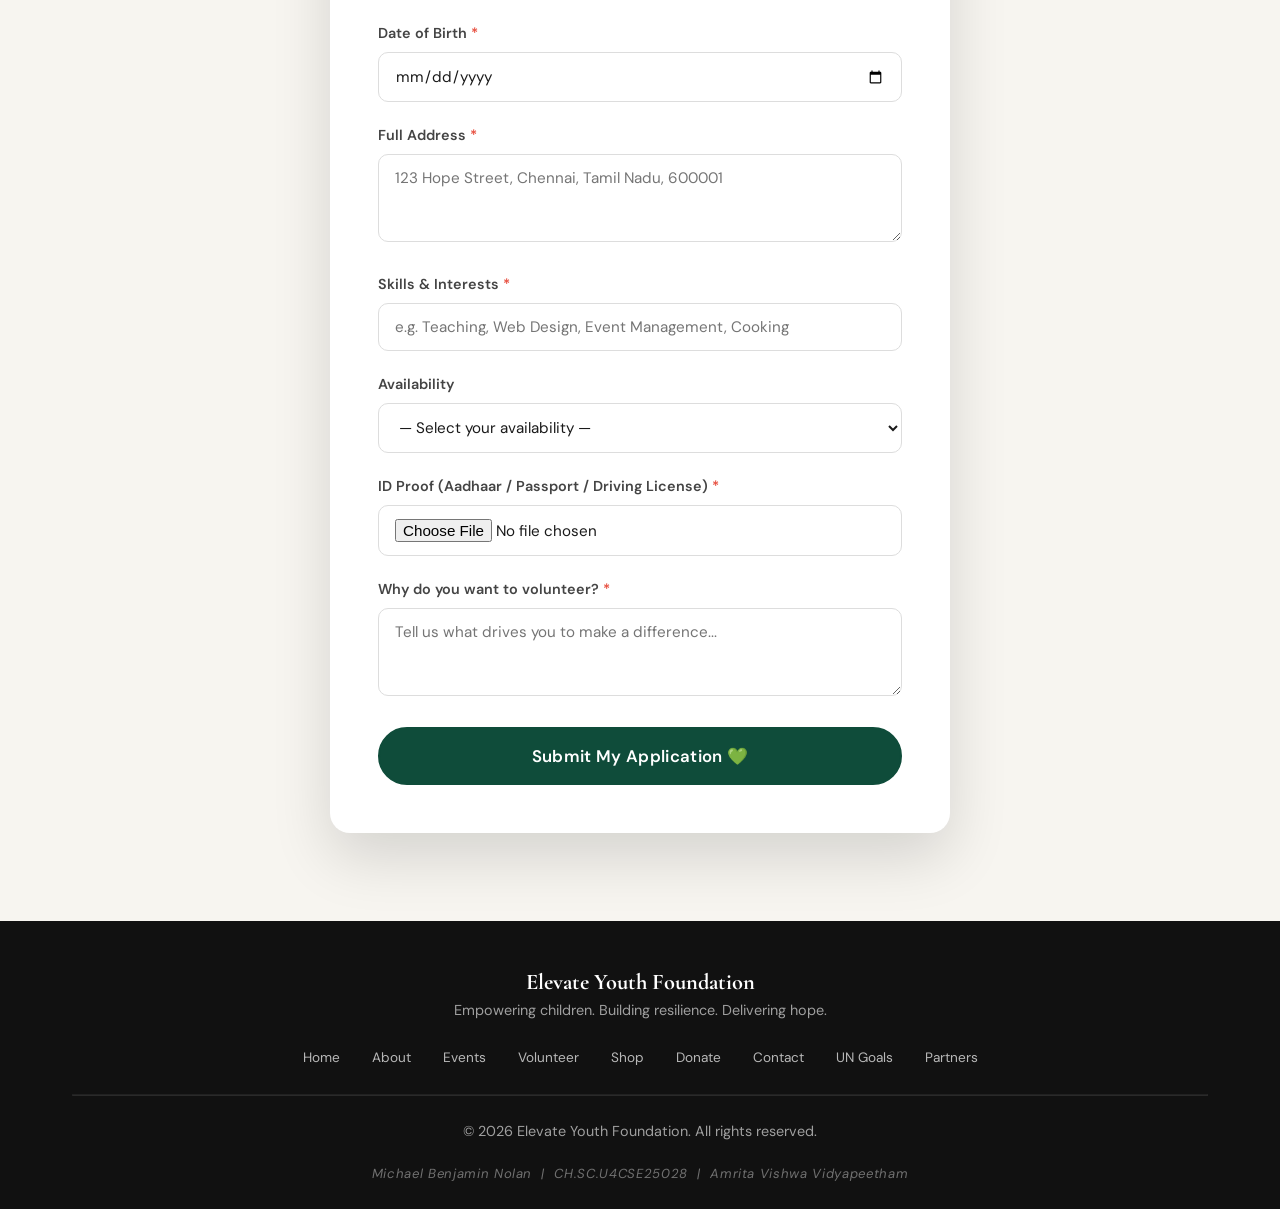
<file: volunteer.html>
<!DOCTYPE html>
<html lang="en">
<head>
  <meta charset="UTF-8">
  <meta name="viewport" content="width=device-width, initial-scale=1.0">
  <title>Volunteer | Elevate Youth Foundation</title>
  <link rel="stylesheet" href="style.css">
  <style>
    /* Smooth focus transitions for form fields */
    .form-control {
      transition: border-color 0.3s ease, box-shadow 0.3s ease, transform 0.2s ease;
    }
    .form-control:focus {
      transform: translateY(-1px);
    }
    .vol-perk {
      display: flex;
      align-items: flex-start;
      gap: 1rem;
      padding: 1rem;
      border-radius: var(--radius);
      background: rgba(255,255,255,0.07);
      margin-bottom: 0.75rem;
    }
    .vol-perk-icon { font-size: 1.6rem; flex-shrink: 0; }
  </style>
</head>
<body>

  <nav class="navbar">
    <div class="nav-container">
      <a href="index.html" class="nav-logo">
        <svg class="logo-svg" viewBox="0 0 40 40" xmlns="http://www.w3.org/2000/svg">
          <circle cx="20" cy="20" r="19" fill="#0F4C3A" stroke="#C9A84C" stroke-width="2"/>
          <path d="M20 8 C20 8 10 14 10 22 C10 28 14.5 32 20 32 C25.5 32 30 28 30 22 C30 14 20 8 20 8Z" fill="none" stroke="#C9A84C" stroke-width="1.5"/>
          <circle cx="20" cy="22" r="5" fill="#C9A84C"/>
          <line x1="20" y1="8" x2="20" y2="17" stroke="#C9A84C" stroke-width="1.5"/>
        </svg>
        Elevate<span>Youth</span>
      </a>
      <button class="hamburger" id="hamburger"><span></span><span></span><span></span></button>
      <div class="nav-links">
        <a href="index.html">Home</a>
        <a href="about.html">About Us</a>
        <a href="events.html">Events</a>
        <a href="volunteer.html" class="active">Volunteer</a>
        <a href="shop.html">Shop</a>
        <a href="donate.html">Donate</a>
        <a href="contact.html">Contact</a>
        <a href="cart.html" class="cart-icon">🛒<span class="cart-count" id="cart-count">0</span></a>
      </div>
    </div>
  </nav>

  <!-- ═══ Thank You Modal ════════════════════════════════ -->
  <div class="modal-overlay" id="thankYouModal">
    <div class="modal-box">
      <div class="modal-icon">🌟</div>
      <h2>Thank You, Hero!</h2>
      <p style="color:var(--light); font-size:1rem; margin:0.75rem 0 1.5rem;">Your application has been received. Our team will reach out within 48 hours to welcome you into the Elevate Youth family. You are making a difference that truly matters.</p>
      <a href="index.html" class="btn btn-primary">Back to Home</a>
      <button onclick="document.getElementById('thankYouModal').classList.remove('active')" class="btn btn-outline" style="margin-top:0.75rem; width:100%;">Close</button>
    </div>
  </div>

  <main class="main-content">

    <section class="page-header">
      <div class="container">
        <a href="index.html" class="btn btn-outline-white btn-home">← Return to Home</a>
        <h1>Become a Volunteer</h1>
        <p>Your time, your compassion, your presence — these are the greatest gifts you can give a child. Join a community of changemakers today.</p>
      </div>
    </section>

    <!-- Why Volunteer -->
    <section class="section section-dark">
      <div class="container">
        <div class="grid grid-2" style="align-items:center; gap:3rem;">
          <div class="slide-left">
            <h2 style="text-align:left; color:white;">Why Give Your Time?</h2>
            <p>Behind every statistic is a child who needed someone to show up. When you volunteer with us, you're not just filling a role — you're filling a heart. You become a lighthouse for children navigating stormy waters.</p>
            <p style="font-style:italic; font-family:'Cormorant Garamond',serif; font-size:1.2rem; color:rgba(255,255,255,0.9);">"The greatest gift is not money, but your presence and your care."</p>
          </div>
          <div class="slide-right" style="display:flex; flex-direction:column; gap:0.5rem;">
            <div class="vol-perk">
              <span class="vol-perk-icon">💡</span>
              <div><strong style="color:white;">Meaningful Impact</strong><br><small>See the direct change you create in a child's life within weeks of joining.</small></div>
            </div>
            <div class="vol-perk">
              <span class="vol-perk-icon">🎓</span>
              <div><strong style="color:white;">Skills & Certification</strong><br><small>Gain a certified service certificate recognised by top institutions.</small></div>
            </div>
            <div class="vol-perk">
              <span class="vol-perk-icon">🌍</span>
              <div><strong style="color:white;">Global Community</strong><br><small>Join 500+ volunteers from across India and around the world.</small></div>
            </div>
            <div class="vol-perk">
              <span class="vol-perk-icon">🌱</span>
              <div><strong style="color:white;">Personal Growth</strong><br><small>Discover strengths you didn't know you had through service and connection.</small></div>
            </div>
          </div>
        </div>
      </div>
    </section>

    <!-- Application Form -->
    <section class="section">
      <div class="container">
        <h2 class="fade-up">Apply to Volunteer</h2>
        <p class="fade-up text-center" style="margin-bottom:3rem; max-width:600px; margin-left:auto; margin-right:auto;">We'd love to know more about you. Please fill in all your details below and we'll find the perfect role for your unique skills and heart.</p>

        <div style="max-width:620px; margin:0 auto; background:white; padding:3rem; border-radius:var(--radius-lg); box-shadow:var(--shadow-lg);" class="fade-up">
          <form id="volunteerForm" novalidate>

            <div class="form-group">
              <label for="vName">Full Name <span style="color:#e74c3c;">*</span></label>
              <input type="text" id="vName" class="form-control" placeholder="e.g. Priya Sharma" autocomplete="name">
              <div class="error-msg" id="errName">Please enter your full name.</div>
            </div>

            <div class="form-group">
              <label for="vEmail">Email Address <span style="color:#e74c3c;">*</span></label>
              <input type="email" id="vEmail" class="form-control" placeholder="you@example.com" autocomplete="email">
              <div class="error-msg" id="errEmail">Please enter a valid email address.</div>
            </div>

            <div class="form-group">
              <label for="vPhone">Phone Number <span style="color:#e74c3c;">*</span></label>
              <input type="tel" id="vPhone" class="form-control" placeholder="+91 98765 43210" autocomplete="tel">
              <div class="error-msg" id="errPhone">Please enter a valid 10-digit phone number.</div>
            </div>

            <div class="form-group">
              <label for="vDob">Date of Birth <span style="color:#e74c3c;">*</span></label>
              <input type="date" id="vDob" class="form-control">
              <div class="error-msg" id="errDob">Please select your date of birth. (Must be 16+)</div>
            </div>

            <div class="form-group">
              <label for="vAddress">Full Address <span style="color:#e74c3c;">*</span></label>
              <textarea id="vAddress" class="form-control" rows="3" placeholder="123 Hope Street, Chennai, Tamil Nadu, 600001"></textarea>
              <div class="error-msg" id="errAddress">Please enter your full address.</div>
            </div>

            <div class="form-group">
              <label for="vSkills">Skills &amp; Interests <span style="color:#e74c3c;">*</span></label>
              <input type="text" id="vSkills" class="form-control" placeholder="e.g. Teaching, Web Design, Event Management, Cooking">
              <div class="error-msg" id="errSkills">Please list at least one skill or interest.</div>
            </div>

            <div class="form-group">
              <label for="vAvail">Availability</label>
              <select id="vAvail" class="form-control">
                <option value="">— Select your availability —</option>
                <option>Weekdays only</option>
                <option>Weekends only</option>
                <option>Both Weekdays &amp; Weekends</option>
                <option>Flexible / Remote</option>
              </select>
            </div>

            <div class="form-group">
              <label for="vId">ID Proof (Aadhaar / Passport / Driving License) <span style="color:#e74c3c;">*</span></label>
              <input type="file" id="vId" class="form-control" accept="image/*,.pdf">
              <div class="error-msg" id="errId">Please upload a valid government-issued ID.</div>
            </div>

            <div class="form-group">
              <label for="vMotivation">Why do you want to volunteer? <span style="color:#e74c3c;">*</span></label>
              <textarea id="vMotivation" class="form-control" rows="3" placeholder="Tell us what drives you to make a difference..."></textarea>
              <div class="error-msg" id="errMotivation">Please share your motivation (min. 20 characters).</div>
            </div>

            <button type="submit" class="btn btn-primary" style="width:100%; font-size:1.05rem; padding:1rem;">
              Submit My Application 💚
            </button>
          </form>
        </div>
      </div>
    </section>

  </main>

  <footer>
    <div class="container">
      <h3>Elevate Youth Foundation</h3>
      <p>Empowering children. Building resilience. Delivering hope.</p>
      <div class="footer-links">
        <a href="index.html">Home</a><a href="about.html">About</a><a href="events.html">Events</a>
        <a href="volunteer.html">Volunteer</a><a href="shop.html">Shop</a><a href="donate.html">Donate</a>
        <a href="contact.html">Contact</a><a href="un-info.html">UN Goals</a><a href="partners.html">Partners</a>
      </div>
      <hr class="footer-divider">
      <p>&copy; 2026 Elevate Youth Foundation. All rights reserved.</p>
      <p class="footer-credit">Michael Benjamin Nolan &nbsp;|&nbsp; CH.SC.U4CSE25028 &nbsp;|&nbsp; Amrita Vishwa Vidyapeetham</p>
    </div>
  </footer>

  <script src="cart.js"></script>
  <script src="main.js"></script>
  <script>
    /* ── Volunteer Form Validation ── */
    document.getElementById('volunteerForm').addEventListener('submit', function(e) {
      e.preventDefault();
      let valid = true;

      const clearErrors = () => {
        document.querySelectorAll('.error-msg').forEach(el => el.classList.remove('show'));
        document.querySelectorAll('.form-control').forEach(el => el.classList.remove('error-field'));
      };

      const showError = (fieldId, errId) => {
        const field = document.getElementById(fieldId);
        const err   = document.getElementById(errId);
        field.classList.add('error-field');
        err.classList.add('show');
        valid = false;
        field.scrollIntoView({ behavior:'smooth', block:'center' });
      };

      clearErrors();

      // Name: non-empty, at least 2 words
      const name = document.getElementById('vName').value.trim();
      if (name.split(' ').filter(w => w).length < 1) showError('vName','errName');

      // Email
      const email = document.getElementById('vEmail').value.trim();
      if (!/^[^\s@]+@[^\s@]+\.[^\s@]+$/.test(email)) showError('vEmail','errEmail');

      // Phone: 10 digits
      const phone = document.getElementById('vPhone').value.replace(/\D/g,'');
      if (phone.length < 10) showError('vPhone','errPhone');

      // DOB: must be filled and age >= 16
      const dobVal = document.getElementById('vDob').value;
      if (!dobVal) {
        showError('vDob','errDob');
      } else {
        const age = (new Date() - new Date(dobVal)) / (365.25 * 24 * 3600 * 1000);
        if (age < 16) showError('vDob','errDob');
      }

      // Address
      if (document.getElementById('vAddress').value.trim().length < 10) showError('vAddress','errAddress');

      // Skills
      if (document.getElementById('vSkills').value.trim().length < 3) showError('vSkills','errSkills');

      // ID file
      if (!document.getElementById('vId').value) showError('vId','errId');

      // Motivation
      if (document.getElementById('vMotivation').value.trim().length < 20) showError('vMotivation','errMotivation');

      if (valid) {
        this.reset();
        document.getElementById('thankYouModal').classList.add('active');
      }
    });
  </script>
</body>
</html>
</file>
<file: style.css>
/* ============================================================
   Elevate Youth Foundation — style.css
   Author : Michael Benjamin Nolan, CH.SC.U4CSE25028
   Fonts  : Cormorant Garamond (display) + DM Sans (body)
   ============================================================ */

@import url('https://fonts.googleapis.com/css2?family=Cormorant+Garamond:ital,wght@0,400;0,600;0,700;1,400;1,600&family=DM+Sans:wght@300;400;500;600&family=DM+Serif+Display:ital@0;1&display=swap');

/* ─── CSS Custom Properties ────────────────────────────── */
:root {
  --primary:   #0F4C3A;   /* Deep Emerald */
  --primary-lt:#1a6b52;
  --accent:    #C9A84C;   /* Warm Gold    */
  --accent-lt: #f0d98e;
  --dark:      #1a1a1a;
  --mid:       #444444;
  --light:     #777777;
  --bg:        #F7F5F0;   /* Warm Ivory   */
  --white:     #ffffff;
  --nav-bg:    rgba(255,255,255,0.96);
  --radius:    10px;
  --radius-lg: 20px;
  --speed:     0.35s;
  --container: 1200px;
  --shadow:    0 12px 40px rgba(0,0,0,0.08);
  --shadow-lg: 0 24px 60px rgba(0,0,0,0.14);
}

/* ─── Reset ────────────────────────────────────────────── */
*, *::before, *::after { box-sizing: border-box; margin: 0; padding: 0; }
html { scroll-behavior: smooth; font-size: 16px; }
body {
  font-family: 'DM Sans', sans-serif;
  background: var(--bg);
  color: var(--dark);
  line-height: 1.65;
  overflow-x: hidden;
  display: flex;
  flex-direction: column;
  min-height: 100vh;
}
ul { list-style: none; }
a { text-decoration: none; color: inherit; transition: color var(--speed); }
img { max-width: 100%; display: block; }

/* ─── Typography ───────────────────────────────────────── */
h1, h2, h3, h4 {
  font-family: 'Cormorant Garamond', Georgia, serif;
  font-weight: 700;
  color: var(--primary);
  line-height: 1.15;
  margin-bottom: 1rem;
}
h1 { font-size: clamp(2.2rem, 5vw, 3.8rem); }
h2 { font-size: clamp(1.8rem, 4vw, 2.8rem); text-align: center; }
h3 { font-size: clamp(1.2rem, 2.5vw, 1.7rem); }
p  { color: var(--light); margin-bottom: 1.25rem; font-size: 1rem; }
p:last-child { margin-bottom: 0; }

/* ─── Layout Utilities ─────────────────────────────────── */
.container {
  max-width: var(--container);
  margin: 0 auto;
  padding: 0 2rem;
  width: 100%;
}
.section { padding: 5.5rem 0; }
.section-dark {
  background: var(--primary);
  color: var(--white);
}
.section-dark h1,
.section-dark h2,
.section-dark h3,
.section-dark h4 { color: var(--white); }
.section-dark p   { color: rgba(255,255,255,0.8); }
.text-center { text-align: center; }
.flex { display: flex; }
.flex-center { display: flex; align-items: center; justify-content: center; }
.gap-1 { gap: 1rem; }
.gap-2 { gap: 2rem; }
.mt-1 { margin-top: 1rem; }
.mt-2 { margin-top: 2rem; }
.mt-3 { margin-top: 3rem; }
.mb-3 { margin-bottom: 3rem; }

/* ─── Grid ─────────────────────────────────────────────── */
.grid { display: grid; gap: 2rem; }
.grid-3 { grid-template-columns: repeat(auto-fit, minmax(min(290px, 100%), 1fr)); }
.grid-2 { grid-template-columns: repeat(auto-fit, minmax(min(340px, 100%), 1fr)); }

/* ─── Buttons ──────────────────────────────────────────── */
.btn {
  display: inline-flex;
  align-items: center;
  justify-content: center;
  gap: 0.5rem;
  padding: 0.75rem 2rem;
  font-family: 'DM Sans', sans-serif;
  font-weight: 600;
  font-size: 0.95rem;
  border-radius: 50px;
  border: 2px solid transparent;
  cursor: pointer;
  transition: all var(--speed) ease;
  letter-spacing: 0.02em;
  white-space: nowrap;
}
.btn-primary {
  background: var(--primary);
  color: var(--white);
  border-color: var(--primary);
}
.btn-primary:hover {
  background: transparent;
  color: var(--primary);
}
.btn-accent {
  background: var(--accent);
  color: var(--white);
  border-color: var(--accent);
}
.btn-accent:hover {
  background: transparent;
  color: var(--accent);
}
.btn-outline {
  background: transparent;
  color: var(--primary);
  border-color: var(--primary);
}
.btn-outline:hover {
  background: var(--primary);
  color: var(--white);
}
.btn-outline-white {
  background: transparent;
  color: var(--white);
  border-color: rgba(255,255,255,0.7);
}
.btn-outline-white:hover {
  background: var(--white);
  color: var(--primary);
}
.btn-home {
  font-size: 0.88rem;
  padding: 0.5rem 1.2rem;
  margin-bottom: 1.5rem;
}
.btn-wide { min-width: 180px; }
.flex-wrap { flex-wrap: wrap; }

/* ─── Cards ────────────────────────────────────────────── */
.card {
  background: var(--white);
  border-radius: var(--radius-lg);
  overflow: hidden;
  box-shadow: var(--shadow);
  transition: transform var(--speed), box-shadow var(--speed);
}
.card:hover {
  transform: translateY(-6px);
  box-shadow: var(--shadow-lg);
}
.card-img {
  width: 100%;
  height: 220px;
  object-fit: cover;
  border-radius: 0;
}
.card-img-placeholder {
  width: 100%;
  height: 220px;
  background: linear-gradient(135deg, #e8f4f0, #d4eddf);
  display: flex;
  align-items: center;
  justify-content: center;
  font-size: 3rem;
}
.card-content { padding: 1.75rem; }
.card-content h3 { margin-bottom: 0.5rem; }

/* ─── Forms ────────────────────────────────────────────── */
.form-group { margin-bottom: 1.4rem; }
.form-group label {
  display: block;
  font-weight: 600;
  font-size: 0.9rem;
  margin-bottom: 0.4rem;
  color: var(--mid);
}
.form-control {
  width: 100%;
  padding: 0.8rem 1rem;
  border: 1.5px solid #ddd;
  border-radius: var(--radius);
  font-family: 'DM Sans', sans-serif;
  font-size: 0.95rem;
  background: var(--white);
  color: var(--dark);
  transition: border-color var(--speed), box-shadow var(--speed);
}
.form-control:focus {
  outline: none;
  border-color: var(--primary);
  box-shadow: 0 0 0 3px rgba(15,76,58,0.1);
}
.form-control.error-field { border-color: #e74c3c; }
.error-msg {
  color: #e74c3c;
  font-size: 0.82rem;
  margin-top: 0.3rem;
  display: none;
  animation: fadeInDown 0.3s ease;
}
.error-msg.show { display: block; }

/* ─── Navigation ───────────────────────────────────────── */
.navbar {
  position: fixed;
  top: 0; left: 0;
  width: 100%;
  background: var(--nav-bg);
  backdrop-filter: blur(12px);
  -webkit-backdrop-filter: blur(12px);
  z-index: 1000;
  box-shadow: 0 2px 20px rgba(0,0,0,0.06);
  transition: box-shadow var(--speed);
}
.navbar.scrolled { box-shadow: 0 4px 30px rgba(0,0,0,0.12); }
.nav-container {
  display: flex;
  justify-content: space-between;
  align-items: center;
  max-width: 1400px;
  margin: 0 auto;
  padding: 0.8rem 1.25rem;
}
.nav-logo {
  font-family: 'Cormorant Garamond', serif;
  font-weight: 700;
  font-size: clamp(1.2rem, 4vw, 1.6rem);
  color: var(--primary);
  display: flex;
  align-items: center;
  gap: 0.4rem;
}
.nav-logo .logo-svg { width: 32px; height: 32px; flex-shrink: 0; }
.nav-logo span { color: var(--accent); }
.nav-links {
  display: flex;
  gap: 1.6rem;
  align-items: center;
}
.nav-links a {
  font-family: 'DM Sans', sans-serif;
  font-weight: 500;
  font-size: 0.92rem;
  color: var(--mid);
  padding: 0.3rem 0;
  position: relative;
}
.nav-links a::after {
  content: '';
  position: absolute;
  width: 0; height: 2px;
  bottom: -2px; left: 0;
  background: var(--accent);
  transition: width var(--speed);
}
.nav-links a:hover, .nav-links a.active { color: var(--primary); }
.nav-links a:hover::after, .nav-links a.active::after { width: 100%; }
.nav-links a.btn-primary { color: var(--white); }
.nav-links a.btn-primary:hover { color: var(--primary); }
.nav-links a.btn-primary::after { display: none; }
.cart-icon {
  position: relative;
  display: flex;
  align-items: center;
  font-size: 1.3rem;
}
.cart-count {
  position: absolute;
  top: -8px; right: -12px;
  background: var(--accent);
  color: white;
  font-size: 0.7rem;
  width: 18px; height: 18px;
  display: flex; align-items: center; justify-content: center;
  border-radius: 50%;
  font-weight: 700;
}
/* Hamburger */
.hamburger {
  display: none;
  flex-direction: column;
  gap: 5px;
  background: none;
  border: none;
  cursor: pointer;
  padding: 0.5rem;
}
.hamburger span {
  display: block;
  width: 24px; height: 2px;
  background: var(--primary);
  border-radius: 2px;
  transition: all var(--speed);
}
.hamburger.open span:nth-child(1) { transform: translateY(7px) rotate(45deg); }
.hamburger.open span:nth-child(2) { opacity: 0; }
.hamburger.open span:nth-child(3) { transform: translateY(-7px) rotate(-45deg); }

.main-content { margin-top: 70px; flex: 1; }

/* ─── Floating Side Decorators ─────────────────────────── */
.float-left, .float-right {
  position: fixed;
  top: 50%;
  transform: translateY(-50%);
  z-index: 5;
  pointer-events: none;
  opacity: 0.07;
}
.float-left  { left: 0.5rem; animation: floatLeft  4s ease-in-out infinite alternate; }
.float-right { right: 0.5rem; animation: floatRight 4s ease-in-out infinite alternate; }
.float-left svg, .float-right svg { width: 60px; height: auto; fill: var(--primary); }

/* ─── Keyframe Animations ──────────────────────────────── */
@keyframes floatLeft {
  0%   { transform: translateY(-50%) translateX(-6px) rotate(-3deg); }
  100% { transform: translateY(-50%) translateX(6px)  rotate(3deg);  }
}
@keyframes floatRight {
  0%   { transform: translateY(-50%) translateX(6px)  rotate(3deg);  }
  100% { transform: translateY(-50%) translateX(-6px) rotate(-3deg); }
}
@keyframes fadeInDown {
  from { opacity: 0; transform: translateY(-8px); }
  to   { opacity: 1; transform: translateY(0);    }
}
@keyframes fadeInUp {
  from { opacity: 0; transform: translateY(40px); }
  to   { opacity: 1; transform: translateY(0);    }
}
@keyframes slideInLeft {
  from { opacity: 0; transform: translateX(-60px); }
  to   { opacity: 1; transform: translateX(0);     }
}
@keyframes slideInRight {
  from { opacity: 0; transform: translateX(60px); }
  to   { opacity: 1; transform: translateX(0);    }
}
@keyframes pulse {
  0%, 100% { box-shadow: 0 0 0 0 rgba(201,168,76,0.4); }
  50%       { box-shadow: 0 0 0 12px rgba(201,168,76,0); }
}
@keyframes shimmer {
  0%   { background-position: -400px 0; }
  100% { background-position: 400px 0;  }
}
@keyframes spin { to { transform: rotate(360deg); } }

/* ─── Scroll Animation Classes ─────────────────────────── */
.fade-up {
  opacity: 0;
  transform: translateY(40px);
  transition: opacity 0.7s ease, transform 0.7s ease;
}
.slide-left {
  opacity: 0;
  transform: translateX(-60px);
  transition: opacity 0.7s ease, transform 0.7s ease;
}
.slide-right {
  opacity: 0;
  transform: translateX(60px);
  transition: opacity 0.7s ease, transform 0.7s ease;
}
.fade-up.visible,
.slide-left.visible,
.slide-right.visible {
  opacity: 1;
  transform: translate(0, 0);
}
.delay-1 { transition-delay: 0.1s; }
.delay-2 { transition-delay: 0.2s; }
.delay-3 { transition-delay: 0.3s; }
.delay-4 { transition-delay: 0.4s; }

/* ─── Hero ─────────────────────────────────────────────── */
.hero {
  background: linear-gradient(135deg, var(--primary) 0%, #1d6e50 50%, #0a3028 100%);
  color: var(--white);
  text-align: center;
  padding: 8rem 0 5rem;
  position: relative;
  overflow: hidden;
}
.hero::before {
  content: '';
  position: absolute;
  inset: 0;
  background: url("data:image/svg+xml,%3Csvg width='60' height='60' viewBox='0 0 60 60' xmlns='http://www.w3.org/2000/svg'%3E%3Cg fill='none' fill-rule='evenodd'%3E%3Cg fill='%23ffffff' fill-opacity='0.03'%3E%3Cpath d='M36 34v-4h-2v4h-4v2h4v4h2v-4h4v-2h-4zm0-30V0h-2v4h-4v2h4v4h2V6h4V4h-4zM6 34v-4H4v4H0v2h4v4h2v-4h4v-2H6zM6 4V0H4v4H0v2h4v4h2V6h4V4H6z'/%3E%3C/g%3E%3C/g%3E%3C/svg%3E");
}
.hero h1 { color: var(--white); animation: fadeInUp 0.9s ease both; }
.hero p   {
  color: rgba(255,255,255,0.85);
  font-size: 1.15rem;
  max-width: 700px;
  margin: 0 auto 2rem;
  animation: fadeInUp 0.9s ease 0.15s both;
}
.hero-btns { animation: fadeInUp 0.9s ease 0.3s both; }
.hero-video-wrap {
  margin: 3rem auto 0;
  max-width: 820px;
  border-radius: var(--radius-lg);
  overflow: hidden;
  box-shadow: 0 30px 70px rgba(0,0,0,0.4);
  border: 3px solid rgba(255,255,255,0.15);
  animation: fadeInUp 0.9s ease 0.45s both;
}

/* ─── Stat Badges ──────────────────────────────────────── */
.stat-bar {
  display: flex;
  gap: 2rem;
  justify-content: center;
  flex-wrap: wrap;
  margin: 3rem 0;
}
.stat-item {
  text-align: center;
  padding: 1.5rem 2rem;
  background: white;
  border-radius: var(--radius-lg);
  box-shadow: var(--shadow);
  min-width: 160px;
}
.stat-number {
  font-family: 'Cormorant Garamond', serif;
  font-size: 2.5rem;
  font-weight: 700;
  color: var(--primary);
  line-height: 1;
}
.stat-label { font-size: 0.85rem; color: var(--light); margin-top: 0.3rem; }

/* ─── Charity Badge ────────────────────────────────────── */
.charity-badge {
  display: inline-flex;
  align-items: center;
  gap: 0.4rem;
  background: rgba(201,168,76,0.12);
  color: #9a7a1a;
  border: 1px solid var(--accent);
  padding: 0.35rem 0.9rem;
  border-radius: 50px;
  font-size: 0.78rem;
  font-weight: 600;
  letter-spacing: 0.03em;
}

/* ─── Testimonial ──────────────────────────────────────── */
.testimonial-card {
  background: var(--white);
  border-radius: var(--radius-lg);
  padding: 2rem;
  box-shadow: var(--shadow);
  position: relative;
  transition: transform var(--speed), box-shadow var(--speed);
}
.testimonial-card::before {
  content: '"';
  font-family: 'Cormorant Garamond', serif;
  font-size: 5rem;
  color: var(--accent-lt);
  position: absolute;
  top: -0.5rem; left: 1rem;
  line-height: 1;
}
.testimonial-card:hover { transform: translateY(-5px); box-shadow: var(--shadow-lg); }
.testimonial-author { font-weight: 700; color: var(--accent); margin-top: 1rem; font-size: 0.9rem; }

/* ─── SDG Cards ────────────────────────────────────────── */
.sdg-card {
  display: flex;
  align-items: flex-start;
  gap: 1.5rem;
  background: var(--white);
  padding: 2rem;
  border-radius: var(--radius-lg);
  box-shadow: var(--shadow);
  border-left: 5px solid var(--accent);
  transition: transform var(--speed), box-shadow var(--speed);
  margin-bottom: 1.5rem;
}
.sdg-card:hover { transform: translateY(-4px); box-shadow: var(--shadow-lg); }
.sdg-icon { font-size: 2.5rem; flex-shrink: 0; }

/* ─── Donation Cards ───────────────────────────────────── */
.donation-grid {
  display: grid;
  grid-template-columns: repeat(auto-fit, minmax(230px, 1fr));
  gap: 1.5rem;
  margin: 2rem 0;
}
.donation-card {
  background: var(--white);
  border: 2px solid #eee;
  border-radius: var(--radius-lg);
  padding: 2rem;
  text-align: center;
  cursor: pointer;
  transition: all var(--speed);
}
.donation-card:hover, .donation-card.active {
  border-color: var(--primary);
  box-shadow: 0 10px 30px rgba(15,76,58,0.12);
  transform: translateY(-5px);
}
.donation-amount {
  font-family: 'Cormorant Garamond', serif;
  font-size: 2.8rem;
  font-weight: 700;
  color: var(--primary);
  line-height: 1;
}
.donation-impact { font-size: 0.88rem; color: var(--light); margin-top: 0.75rem; }

/* ─── Table ────────────────────────────────────────────── */
.table-container {
  overflow-x: auto;
  background: var(--white);
  border-radius: var(--radius-lg);
  box-shadow: var(--shadow);
}
table { width: 100%; border-collapse: collapse; }
th, td { padding: 1rem 1.5rem; border-bottom: 1px solid #f0f0f0; text-align: left; }
th {
  background: var(--primary);
  color: var(--white);
  font-family: 'DM Sans', sans-serif;
  font-weight: 600;
  font-size: 0.9rem;
}
tr:last-child td { border-bottom: none; }
tr:hover { background: #fafaf8; }

/* ─── Cart ─────────────────────────────────────────────── */
.cart-grid {
  display: grid;
  grid-template-columns: 2fr 1fr;
  gap: 2rem;
}
.cart-item {
  display: flex;
  justify-content: space-between;
  align-items: center;
  padding: 1.25rem 1.5rem;
  border-bottom: 1px solid #f0f0f0;
}
.cart-item:last-child { border-bottom: none; }
.qty-btn {
  width: 30px; height: 30px;
  display: inline-flex; align-items: center; justify-content: center;
  background: var(--bg); border: 1.5px solid #ddd;
  border-radius: 50%; cursor: pointer; font-weight: 700; font-size: 1rem;
  transition: all 0.2s;
}
.qty-btn:hover { background: var(--primary); color: white; border-color: var(--primary); }
.cart-summary {
  background: var(--white);
  padding: 2rem;
  border-radius: var(--radius-lg);
  box-shadow: var(--shadow);
  align-self: start;
  position: sticky;
  top: 90px;
}
.summary-row {
  display: flex;
  justify-content: space-between;
  margin-bottom: 0.75rem;
  font-size: 0.95rem;
}
.summary-row.total {
  font-weight: 700;
  font-size: 1.2rem;
  color: var(--dark);
  border-top: 2px solid #eee;
  padding-top: 0.75rem;
  margin-top: 0.75rem;
}

/* ─── Payment Options ──────────────────────────────────── */
.payment-methods { display: flex; gap: 1rem; flex-wrap: wrap; margin-bottom: 1.5rem; }
.payment-option {
  flex: 1;
  min-width: 130px;
  border: 2px solid #ddd;
  border-radius: var(--radius);
  padding: 1rem;
  text-align: center;
  cursor: pointer;
  transition: all var(--speed);
  font-weight: 600;
  font-size: 0.9rem;
  color: var(--mid);
  background: var(--white);
}
.payment-option:hover, .payment-option.selected {
  border-color: var(--primary);
  color: var(--primary);
  box-shadow: 0 4px 15px rgba(15,76,58,0.12);
}
.payment-option .pay-icon { font-size: 1.8rem; display: block; margin-bottom: 0.4rem; }

/* ─── Toast ────────────────────────────────────────────── */
.toast-container {
  position: fixed;
  bottom: 2rem; right: 2rem;
  z-index: 9999;
  display: flex; flex-direction: column; gap: 0.75rem;
}
.toast {
  background: var(--primary);
  color: white;
  padding: 0.9rem 1.5rem;
  border-radius: var(--radius);
  box-shadow: 0 10px 30px rgba(0,0,0,0.2);
  transform: translateX(130%);
  transition: transform 0.4s cubic-bezier(0.34,1.56,0.64,1);
  font-weight: 500;
  font-size: 0.9rem;
  display: flex; align-items: center; gap: 0.6rem;
  max-width: 320px;
}
.toast.show { transform: translateX(0); }

/* ─── Modal ────────────────────────────────────────────── */
.modal-overlay {
  position: fixed;
  inset: 0;
  background: rgba(0,0,0,0.55);
  backdrop-filter: blur(4px);
  z-index: 2000;
  display: none;
  align-items: center;
  justify-content: center;
  animation: fadeIn 0.3s ease;
}
.modal-overlay.active { display: flex; }
.modal-box {
  background: var(--white);
  border-radius: var(--radius-lg);
  padding: 3rem;
  max-width: 480px;
  width: 90%;
  text-align: center;
  box-shadow: 0 30px 60px rgba(0,0,0,0.3);
  animation: scaleIn 0.4s cubic-bezier(0.34,1.56,0.64,1);
}
@keyframes scaleIn {
  from { transform: scale(0.75); opacity: 0; }
  to   { transform: scale(1);    opacity: 1; }
}
@keyframes fadeIn {
  from { opacity: 0; }
  to   { opacity: 1; }
}
.modal-icon { font-size: 4rem; margin-bottom: 1rem; animation: pulse 2s ease infinite; }
.modal-box h2 { margin-bottom: 0.5rem; }

/* ─── Footer ───────────────────────────────────────────── */
footer {
  background: #111;
  color: rgba(255,255,255,0.7);
  padding: 3rem 0 1.5rem;
  text-align: center;
  margin-top: auto;
}
footer h3 { color: var(--white); font-size: 1.4rem; margin-bottom: 0.3rem; }
footer p  { color: rgba(255,255,255,0.6); font-size: 0.9rem; }
footer a  { color: var(--accent); }
.footer-links {
  display: flex;
  justify-content: center;
  gap: 2rem;
  flex-wrap: wrap;
  margin: 1.5rem 0 1rem;
}
.footer-links a { color: rgba(255,255,255,0.7); font-size: 0.85rem; transition: color var(--speed); }
.footer-links a:hover { color: var(--accent); }
.footer-divider { border-color: rgba(255,255,255,0.1); margin: 1.5rem 0; }
.footer-credit {
  font-size: 0.82rem;
  color: rgba(255,255,255,0.4);
  font-style: italic;
  margin-top: 0.5rem;
  letter-spacing: 0.05em;
}

/* ─── Page Header Banner ───────────────────────────────── */
.page-header {
  background: linear-gradient(135deg, var(--primary) 0%, #1d6e50 100%);
  padding: 5rem 0 3rem;
  text-align: center;
  color: white;
}
.page-header h1 { color: white; }
.page-header p { color: rgba(255,255,255,0.8); max-width: 600px; margin: 0 auto; }

/* ─── Auth Container ───────────────────────────────────── */
.auth-wrap {
  max-width: 420px;
  margin: 0 auto;
  background: var(--white);
  padding: 3rem;
  border-radius: var(--radius-lg);
  box-shadow: var(--shadow-lg);
}
.auth-tabs {
  display: flex;
  border-bottom: 2px solid #eee;
  margin-bottom: 2rem;
}
.auth-tab {
  flex: 1;
  padding: 0.8rem;
  text-align: center;
  cursor: pointer;
  font-weight: 600;
  font-size: 0.95rem;
  color: var(--light);
  border-bottom: 2px solid transparent;
  margin-bottom: -2px;
  transition: all var(--speed);
}
.auth-tab.active { color: var(--primary); border-bottom-color: var(--primary); }

/* ─── Confirmation Page ────────────────────────────────── */
.confirm-wrap {
  max-width: 520px;
  margin: 0 auto;
  text-align: center;
  padding: 4rem 2rem;
}
.confirm-icon {
  width: 100px; height: 100px;
  border-radius: 50%;
  background: linear-gradient(135deg, #e8f4f0, #d4eddf);
  display: flex; align-items: center; justify-content: center;
  font-size: 3rem;
  margin: 0 auto 2rem;
  animation: pulse 2.5s ease infinite;
}

/* ─── Responsive ───────────────────────────────────────── */
@media (max-width: 1024px) {
  .nav-links { gap: 1rem; }
  .cart-grid { grid-template-columns: 1fr; }
  .float-left, .float-right { display: none; }
  .section { padding: 4rem 0; }
}

@media (max-width: 768px) {
  /* Nav */
  .hamburger { display: flex; }
  .nav-links {
    display: none;
    flex-direction: column;
    position: absolute;
    top: 60px; left: 0;
    width: 100%;
    background: var(--nav-bg);
    padding: 1rem 1.5rem 1.5rem;
    box-shadow: 0 10px 20px rgba(0,0,0,0.1);
    gap: 0.2rem;
    border-top: 1px solid #eee;
    z-index: 999;
  }
  .nav-links.open { display: flex; }
  .nav-links a {
    padding: 0.65rem 0;
    font-size: 1rem;
    border-bottom: 1px solid #f0f0f0;
    width: 100%;
  }
  .nav-links a:last-child { border-bottom: none; }
  .nav-links a.btn-primary {
    margin-top: 0.5rem;
    text-align: center;
    border-radius: 50px;
    padding: 0.65rem 1rem;
  }
  .nav-links a::after { display: none; }
  .cart-icon { font-size: 1.2rem; }

  /* Layout */
  .section { padding: 3rem 0; }
  .container { padding: 0 1.25rem; }
  .grid-2 { grid-template-columns: 1fr; }
  .cart-grid { grid-template-columns: 1fr; }

  /* Override inline grid-2 padding used in contact/checkout */
  .grid-2 > div { padding: 1.5rem !important; }
  /* Contact map full width */
  .grid-2 > div[style*="height:250px"] { height: 200px !important; }

  /* Hero */
  .hero { padding: 5.5rem 0 3rem; }
  .hero p { font-size: 1rem; }
  .hero-btns { flex-direction: column; align-items: center; gap: 0.75rem; }
  .hero-btns .btn { width: 100%; max-width: 320px; }
  .hero-video-wrap { margin-top: 2rem; border-radius: var(--radius); }

  /* Stats */
  .stat-bar { gap: 0.75rem; margin: 1.5rem 0; }
  .stat-item { min-width: 130px; padding: 1rem 1.2rem; flex: 1 1 calc(50% - 0.75rem); }
  .stat-number { font-size: 2rem; }

  /* Page header */
  .page-header { padding: 4rem 0 2.5rem; }

  /* Cards */
  .card-content { padding: 1.25rem; }

  /* Payments */
  .payment-methods { flex-direction: column; }
  .payment-option { min-width: 100%; }

  /* Cart items */
  .cart-item { flex-direction: column; align-items: flex-start; gap: 0.75rem; padding: 1rem 1.25rem; }

  /* Auth */
  .auth-wrap { padding: 2rem 1.5rem; }

  /* Donation grid */
  .donation-grid { grid-template-columns: repeat(auto-fit, minmax(min(200px, 100%), 1fr)); gap: 1rem; }
  .donation-card { padding: 1.25rem 1rem; }
  .donation-amount { font-size: 2.2rem; }

  /* Footer */
  .footer-links { gap: 1rem; }

  /* Toast */
  .toast-container { bottom: 1rem; right: 1rem; left: 1rem; }
  .toast { max-width: 100%; }

  /* Modal */
  .modal-box { padding: 2rem 1.5rem; }

  /* SDG cards */
  .sdg-card { flex-direction: column; gap: 1rem; }
  .sdg-icon { font-size: 2rem; }

  /* Table */
  table { font-size: 0.82rem; }
  th, td { padding: 0.75rem 1rem; }
}

@media (max-width: 480px) {
  html { font-size: 15px; }
  .container { padding: 0 1rem; }

  /* Nav logo compact */
  .nav-logo { font-size: 1.2rem; gap: 0.3rem; }
  .nav-logo .logo-svg { width: 28px; height: 28px; }

  /* Typography */
  h1 { font-size: clamp(1.8rem, 7vw, 2.6rem); }
  h2 { font-size: clamp(1.5rem, 5.5vw, 2rem); }
  h3 { font-size: clamp(1.1rem, 4vw, 1.4rem); }

  /* Hero */
  .hero { padding: 5rem 0 2.5rem; }
  .hero-btns .btn { max-width: 100%; }

  /* Buttons */
  .btn { padding: 0.7rem 1.5rem; font-size: 0.9rem; }
  .btn-wide { min-width: unset; width: 100%; max-width: 320px; }

  /* Stats: 2 columns on small mobile */
  .stat-bar { gap: 0.6rem; }
  .stat-item { min-width: 120px; padding: 0.9rem 0.75rem; }
  .stat-number { font-size: 1.8rem; }
  .stat-label { font-size: 0.75rem; }

  /* Page header */
  .page-header { padding: 3.5rem 0 2rem; }

  /* Donation */
  .donation-grid { grid-template-columns: 1fr 1fr; }
  .donation-amount { font-size: 1.8rem; }
  .donation-card { padding: 1rem 0.75rem; }

  /* Cart */
  .cart-summary { padding: 1.5rem; }

  /* Footer */
  .footer-links { gap: 0.75rem; }
  .footer-links a { font-size: 0.8rem; }
  footer { padding: 2rem 0 1rem; }

  /* Table */
  .table-container { border-radius: var(--radius); }

  /* Confirmation page */
  .confirm-content { padding: 3rem 1rem; }
  .big-check { width: 90px; height: 90px; font-size: 3rem; }

  /* Override inline grids in checkout (phone+pin fields, expiry+cvv) */
  div[style*="grid-template-columns:1fr 1fr"],
  div[style*="grid-template-columns: 1fr 1fr"] {
    display: flex !important;
    flex-direction: column !important;
    gap: 0 !important;
  }

  /* Contact page two-col layout */
  .grid-2 > div { padding: 1.25rem !important; }

  /* About page values and inline flex items */
  .grid-2 > div > div[style*="align-items:center"] { flex-wrap: wrap; }

  /* Section CTA button groups */
  .section-dark .flex-center { flex-direction: column; align-items: center; }
  .section-dark .btn-wide { max-width: 320px; }

  /* Events page card action buttons */
  .card-content > div[style*="display:flex"] { flex-direction: column; }
  .card-content > div[style*="display:flex"] .btn { flex: unset; width: 100%; }
}

/* Extra small devices */
@media (max-width: 360px) {
  .donation-grid { grid-template-columns: 1fr; }
  .stat-item { flex: 1 1 100%; }
}
</file>
